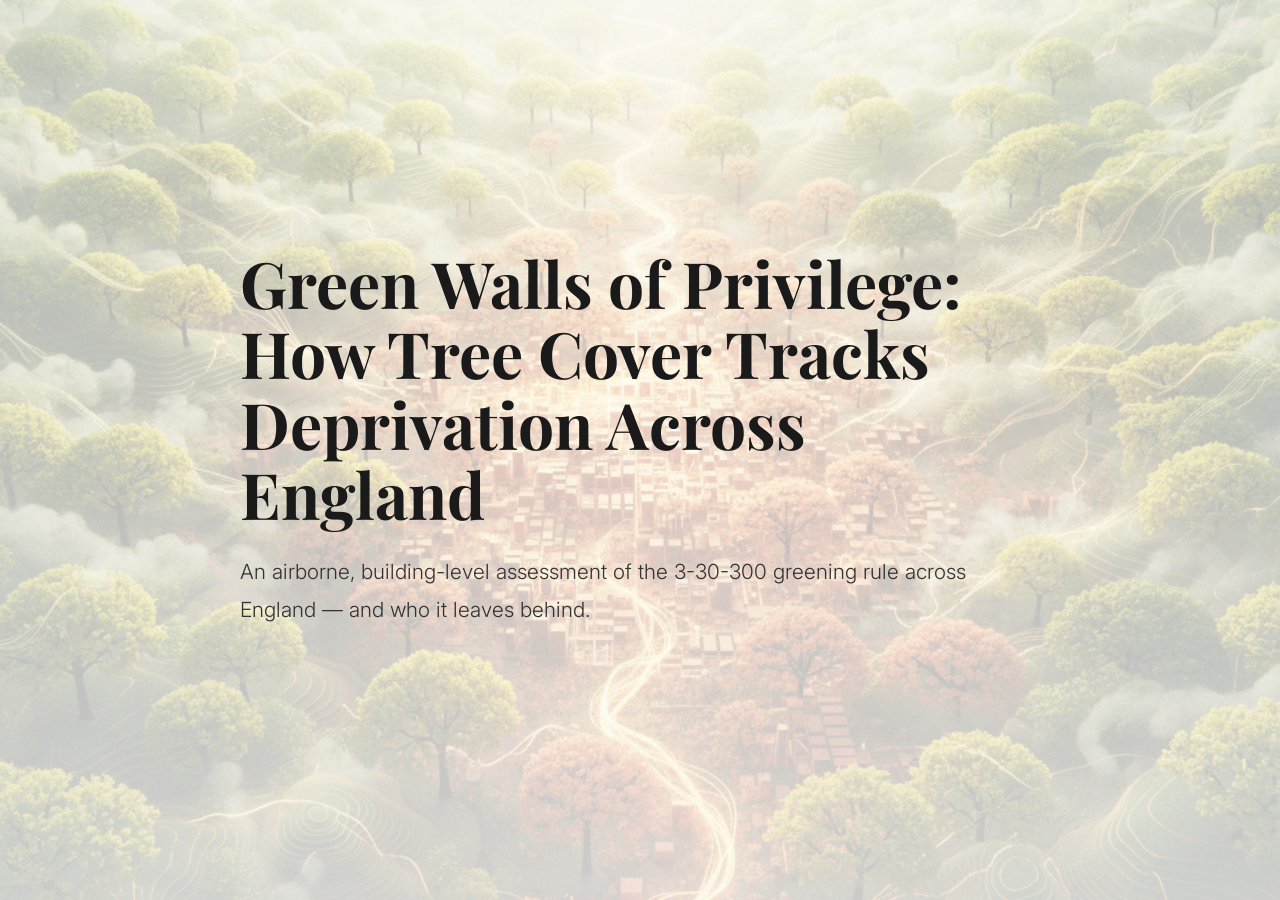
<file: storyboards/andres/index.html>
<!DOCTYPE html>
<html lang="en">

<head>
    <meta charset="UTF-8">
    <meta name="viewport" content="width=device-width, initial-scale=1.0">
    <title>Socioeconomic Stratification of Urban Nature in England</title>
    <link rel="preconnect" href="https://fonts.googleapis.com">
    <link rel="preconnect" href="https://fonts.gstatic.com" crossorigin>
    <link href="https://fonts.googleapis.com/css2?family=Inter:wght@300;400;600;800&family=Playfair+Display:ital,wght@0,400;0,700;1,400&display=swap" rel="stylesheet">
    <link rel="stylesheet" href="style.css">
</head>

<body>
    <main class="story-container">
        <section class="scroll-section" id="section-0" data-theme="title">
            <div class="content-wrapper">
                <h1 class="animate-text" style="font-size: 4rem; line-height: 1.1;">Green Walls of Privilege: How Tree Cover Tracks Deprivation Across England</h1>
                <p class="animate-text delay-1 title-subtitle">An airborne, building-level assessment of the 3-30-300 greening rule across England — and who it leaves behind.</p>
            </div>
            <div class="background-element title-bg has-cover" style="background-image: linear-gradient(var(--title-overlay-from), var(--title-overlay-to)), url('cover.png'); background-size: cover; background-position: center;"></div>
        </section>
        <section class="scroll-section" id="section-1" data-theme="neutral">
            <div class="content-wrapper quote-layout">
                <blockquote class="pull-quote animate-text">Every resident should see at least 3 trees from home, live in a neighbourhood with 30% canopy cover, and be within 300 metres of a public park.</blockquote>
                <p class="pull-attribution animate-text delay-1">The 3-30-300 rule — adopted from Singapore to New York, yet never tested at national scale</p>
            </div>
            <div class="background-element"></div>
        </section>
        <section class="scroll-section" id="section-2" data-theme="neutral">
            <div class="content-wrapper split-layout">
                <div class="text-content">
                    <h2 class="animate-text">The same country looks green or grey — depending on the metric</h2>
                    <p class="animate-text delay-1">Cities still lack standardised, high-resolution ways to measure who actually benefits from green infrastructure. The stakes are concrete: view England's trees per person and the rural North looks greenest; switch to trees per km² and the dense, affluent South East pulls ahead, with many areas exceeding 3,000 trees per km². The metric you pick changes where greening looks most needed.</p>
                    <div class="key-insight animate-text delay-2">Per capita and absolute density invert the map — a contradiction that coarse, inconsistent indicators routinely hide.</div>
                </div>
                <div class="image-content animate-text delay-3">
                    <img src="figure1.png" alt="Choropleth maps of England showing trees per person versus trees per square kilometre, which produce opposite patterns." class="content-image">
                </div>
            </div>
            <div class="background-element"></div>
        </section>
        <section class="scroll-section" id="section-3" data-theme="tech">
            <div class="content-wrapper impact-section">
                <h2 class="animate-text">One framework, national scale</h2>
                <p class="animate-text delay-1" style="max-width: 700px; margin-left: auto; margin-right: auto;">We built the first open-source, national, building-level assessment of the 3-30-300 rule — pairing open LiDAR with high-performance computing (Apache Sedona and Google Earth Engine) to measure tree proximity, canopy availability and park accessibility for every building in England.</p>
                <div class="stats-grid animate-text delay-2">
                    <div class="stat-item">
                        <span class="stat-number">~190M</span>
                        <span class="stat-label">Trees segmented from LiDAR</span>
                    </div>
                    <div class="stat-item">
                        <span class="stat-number">28.9M</span>
                        <span class="stat-label">Buildings assessed</span>
                    </div>
                    <div class="stat-item">
                        <span class="stat-number">32,742</span>
                        <span class="stat-label">Neighbourhoods (LSOAs)</span>
                    </div>
                    <div class="stat-item">
                        <span class="stat-number">3.9M</span>
                        <span class="stat-label">Road segments for walk routing</span>
                    </div>
                </div>
            </div>
            <div class="background-element"></div>
        </section>
        <section class="scroll-section" id="section-4" data-theme="data">
            <div class="content-wrapper stacked-layout">
                <div class="image-content animate-text">
                    <img src="figure2.png" alt="Bar chart of the population in each English region meeting each component of the 3-30-300 rule." class="content-plot">
                </div>
                <div class="text-content animate-text delay-1">
                    <h2>Trees yes, canopy and parks no</h2>
                    <p>Only 0.1% of urban neighbourhoods satisfy the full 3-30-300 rule. The '3' is the easy win — in London almost 40% of 8.2 million residents live within 25 m of at least three trees. But the 30% canopy target is the great national deficit, met by only a minority of people in every region, and park access trails the tree rule. Put all three together and the system nearly collapses.</p>
                </div>
            </div>
            <div class="background-element"></div>
        </section>
        <section class="scroll-section" id="section-5" data-theme="neutral">
            <div class="content-wrapper split-layout">
                <div class="text-content">
                    <h2 class="animate-text">A green gap that tracks wealth</h2>
                    <p class="animate-text delay-1">Break each metric down by deprivation decile and a systematic pattern appears. In every region, from the North West to London, the least-deprived neighbourhoods have more trees nearby and higher canopy cover than the most-deprived. Ambient greenness — the street trees and garden canopy that surround a home — is consistently skewed toward wealthier communities.</p>
                    <div class="key-insight animate-text delay-2">Canopy cover and tree proximity rise with affluence in every single region of England.</div>
                </div>
                <div class="image-content animate-text delay-3">
                    <img src="figure3.png" alt="Boxplots of tree count, canopy cover, park distance and water distance across deprivation deciles, grouped by region." class="content-plot">
                </div>
            </div>
            <div class="background-element"></div>
        </section>
        <section class="scroll-section" id="section-6" data-theme="alert">
            <div class="content-wrapper split-layout reverse">
                <div class="image-content animate-text delay-1">
                    <img src="figure4.png" alt="Maps of average canopy cover and a bivariate Gini map of environmental inequality across England." class="content-image">
                </div>
                <div class="text-content">
                    <h2 class="animate-text">Parks flip the script — and leafy regions hide the sharpest divides</h2>
                    <p class="animate-text delay-2">Park access runs the other way: the most-deprived, densest urban cores are often closer to a public park than affluent suburbs, a reverse green gap. Yet the greenest places conceal the worst inequality — a Gini analysis flags Inner London, Birmingham and Manchester as hotspots of unequal access to both nearby trees and parks.</p>
                    
                </div>
            </div>
            <div class="background-element"></div>
        </section>
        <section class="scroll-section" id="section-7" data-theme="insight">
            <div class="content-wrapper">
                <h2 class="animate-text">Green access is a new axis of inequality</h2>
                <p class="animate-text delay-1">Treating proximity, canopy and park access as distinct dimensions reveals exposure profiles that a single greenness index like NDVI obscures — and that vary systematically with deprivation and urban form. Distance to a park says nothing about its quality, safety or usability; a canopy percentage ignores what those trees actually do. The real power of the 3-30-300 rule is diagnostic.</p>
                <div class="call-to-action animate-text delay-2">
                    <p>Policy must measure not just how much nature a city has, but who can actually use it.</p>
                </div>
            </div>
            <div class="background-element"></div>
        </section>
        <section class="scroll-section" id="section-8" data-theme="footer">
            <div class="content-wrapper">
                <h2 class="animate-text">Credits</h2>
                <div class="links-container animate-text delay-1">
                    <p><strong>Authors:</strong> Andrés Camilo Zúñiga-González, Anil Madhavapeddy, Ronita Bardhan</p>
                    <p>Department of Architecture & Department of Computer Science and Technology, University of Cambridge</p>
                    <a href="https://doi.org/10.5281/zenodo.16911970" class="btn-link" target="_blank">Read Original Publication</a>
                </div>
            </div>
            <div class="background-element"></div>
        </section>
    </main>

    <script src="script.js"></script>
</body>

</html>
</file>
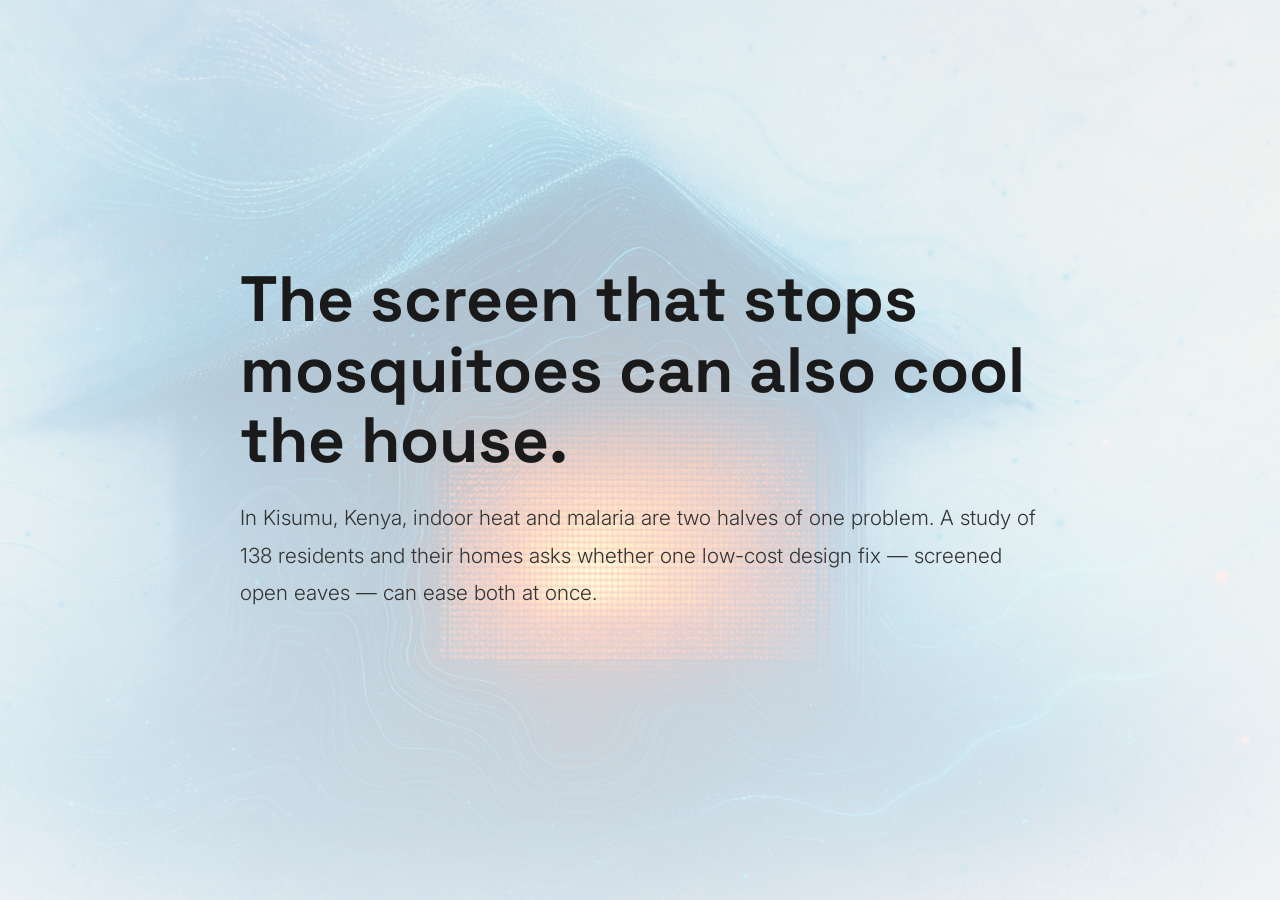
<file: storyboards/flora_kenya/index.html>
<!DOCTYPE html>
<html lang="en">

<head>
    <meta charset="UTF-8">
    <meta name="viewport" content="width=device-width, initial-scale=1.0">
    <title>Screened Eaves — Cooling Homes and Stopping Malaria in Kenya</title>
    <link rel="preconnect" href="https://fonts.googleapis.com">
    <link rel="preconnect" href="https://fonts.gstatic.com" crossorigin>
    <link href="https://fonts.googleapis.com/css2?family=Inter:wght@300;400;600;800&family=Space+Grotesk:wght@400;500;700&display=swap" rel="stylesheet">
    <link rel="stylesheet" href="style.css">
</head>

<body>
    <main class="story-container">
        <section class="scroll-section" id="section-0" data-theme="title">
            <div class="content-wrapper">
                <h1 class="animate-text" style="font-size: 4rem; line-height: 1.1;">The screen that stops mosquitoes can also cool the house.</h1>
                <p class="animate-text delay-1 title-subtitle">In Kisumu, Kenya, indoor heat and malaria are two halves of one problem. A study of 138 residents and their homes asks whether one low-cost design fix — screened open eaves — can ease both at once.</p>
            </div>
            <div class="background-element title-bg has-cover" style="background-image: linear-gradient(var(--title-overlay-from), var(--title-overlay-to)), url('cover.png'); background-size: cover; background-position: center;"></div>
        </section>
        <section class="scroll-section" id="section-1" data-theme="warm">
            <div class="content-wrapper split-layout">
                <div class="text-content">
                    <h2 class="animate-text">Two threats, one room</h2>
                    <p class="animate-text delay-1">Across the Global South, a warming climate is escalating extreme heat and the spread of vector-borne disease together. Roughly 75% of Kenya's population — about 43.6 million people — is vulnerable to malaria, with prevalence in the Lake-endemic zone around Kisumu reaching 27%. And the two threats feed each other: mosquitoes home in on the heat signatures and body odor that hot, crowded rooms intensify.</p>
                    <div class="key-insight animate-text delay-2">Warmer air doesn't just make homes uncomfortable — it makes the people inside them easier for mosquitoes to find.</div>
                </div>
                <div class="image-content animate-text delay-3">
                    <img src="figure2.png" alt="Map locating the study area in Kisumu, Kenya, within Africa, with satellite imagery." class="content-image">
                </div>
            </div>
            <div class="background-element"></div>
        </section>
        <section class="scroll-section" id="section-2" data-theme="neutral">
            <div class="content-wrapper split-layout reverse">
                <div class="image-content animate-text delay-1">
                    <img src="figure4.png" alt="Thermal infrared images of a home's bedroom, kitchen, and living room surface temperatures." class="content-image">
                </div>
                <div class="text-content">
                    <h2 class="animate-text">A design caught in a bind</h2>
                    <p class="animate-text delay-2">The instinctive defense against mosquitoes is to seal the house — close the eaves, shut the windows. But that traps heat and cooking smoke indoors. Open it up for ventilation and the insects come in. Traditional homes are stuck choosing which risk to live with, and the people most exposed are those in overcrowded, poorly ventilated rooms.</p>
                    
                </div>
            </div>
            <div class="background-element"></div>
        </section>
        <section class="scroll-section" id="section-3" data-theme="tech">
            <div class="content-wrapper split-layout">
                <div class="text-content">
                    <h2 class="animate-text">Measuring a coupled risk</h2>
                    <p class="animate-text delay-1">The team built a coupled health-risk framework aligned with the IPCC's structure of exposure, vulnerability, and hazard — applied to both indoor overheating and malaria at once. It fuses three evidence streams: on-site field measurements, computational fluid dynamics simulations of airflow, and questionnaire surveys of 138 residents across thirty rural homes, in their original designs and modified forms.</p>
                    
                </div>
                <div class="image-content animate-text delay-3">
                    <img src="figure5.png" alt="Coupled health risk assessment framework combining CFD simulation, field measurement, and survey." class="content-image">
                </div>
            </div>
            <div class="background-element"></div>
        </section>
        <section class="scroll-section" id="section-4" data-theme="data">
            <div class="content-wrapper impact-section">
                <h2 class="animate-text">Inside the homes</h2>
                <p class="animate-text delay-1" style="max-width: 700px; margin-left: auto; margin-right: auto;">Measured and simulated indoor conditions show how widespread the heat burden already is — and how much a simple opening can shave off.</p>
                <div class="stats-grid animate-text delay-2">
                    <div class="stat-item caution">
                        <span class="stat-number">70%</span>
                        <span class="stat-label">Of indoor air exceeds 30 °C across the studied homes</span>
                    </div>
                    <div class="stat-item extreme">
                        <span class="stat-number">10%</span>
                        <span class="stat-label">Of indoor air exceeds 35 °C; over 10% of homes face extreme heat stress</span>
                    </div>
                    <div class="stat-item cool">
                        <span class="stat-number">4–15%</span>
                        <span class="stat-label">Reduction in indoor overheating from open eaves and windows vs. closed</span>
                    </div>
                    <div class="stat-item">
                        <span class="stat-number">138</span>
                        <span class="stat-label">Residents surveyed across thirty rural homes in Kisumu</span>
                    </div>
                </div>
            </div>
            <div class="background-element"></div>
        </section>
        <section class="scroll-section" id="section-5" data-theme="neutral">
            <div class="content-wrapper split-layout">
                <div class="text-content">
                    <h2 class="animate-text">Cooking turns up the heat</h2>
                    <p class="animate-text delay-1">Where people cook indoors, air temperature spikes — in the highest-risk homes, much of the room's air volume climbs past 35 °C during cooking. Overcrowding, indoor cooking, and poor ventilation compound to raise both exposure and vulnerability, concentrating the worst conditions in the same households least able to adapt.</p>
                    <div class="key-insight animate-text delay-2">The hazard isn't evenly spread — it clusters in the homes where heat, smoke, and mosquito exposure already overlap.</div>
                </div>
                <div class="image-content animate-text delay-3">
                    <img src="figure7.png" alt="Air temperature distribution while cooking in high-risk homes, with extreme-risk homes exceeding 35 degrees C." class="content-plot">
                </div>
            </div>
            <div class="background-element"></div>
        </section>
        <section class="scroll-section" id="section-6" data-theme="data">
            <div class="content-wrapper">
                <h2 class="animate-text" style="text-align: center;">Three levers, three trade-offs</h2>
                <p class="animate-text delay-1" style="text-align: center; max-width: 700px; margin-left: auto; margin-right: auto;">No single opening solves both problems. The intervention has to be read against how each building feature shifts heat, airflow, and insect entry together.</p>
                <div class="comparison-columns animate-text delay-2">
                    <div class="comparison-column cool">
                        <h3>Open eaves</h3>
                        <p>Roof-level openings promote airflow and pull heat out — cooling the room with little downside on their own.</p>
                    </div>
                    <div class="comparison-column caution">
                        <h3>Windows</h3>
                        <p>Conflicting effects: they help vent heat, but also widen the path for mosquitoes to get in.</p>
                    </div>
                    <div class="comparison-column warm">
                        <h3>Screened eaves</h3>
                        <p>Open eaves fitted with screens cut the bi-fold risk of heat and malaria — but can raise indoor air pollution if window schedules and door design aren't planned around them.</p>
                    </div>
                </div>
            </div>
            <div class="background-element"></div>
        </section>
        <section class="scroll-section" id="section-7" data-theme="insight">
            <div class="content-wrapper">
                <h2 class="animate-text">Right fix, designed in context</h2>
                <p class="animate-text delay-1">Screened open eaves are a genuinely low-cost way to ease two coupled climate-health risks at once — but only when the rest of the home is designed around them. Window-opening schedules, door design, and cooking arrangements all decide whether the intervention helps or quietly trades one hazard for another. The lesson is that adaptation in vulnerable neighborhoods has to be coupled, not piecemeal.</p>
                <div class="call-to-action animate-text delay-2">
                    <p>Design eaves, windows, doors, and daily routines together — so cooling the home doesn't reopen the door to malaria or smoke.</p>
                </div>
            </div>
            <div class="background-element"></div>
        </section>
        <section class="scroll-section" id="section-8" data-theme="footer">
            <div class="content-wrapper">
                <h2 class="animate-text">Credits</h2>
                <div class="links-container animate-text delay-1">
                    <p><strong>Authors:</strong> Haiwei Li, Haimavati Raman, Bernard Abong'o, Teresa Bange, Yongling Zhao, Carol Brayne & Ronita Bardhan</p>
                    <p>University of Cambridge · Kenya Medical Research Institute (Kisumu) · ETH Zürich. Published in Environmental Research: Health 3 (2025) 035004.</p>
                    <a href="https://doi.org/10.1088/2752-5309/adedab" class="btn-link" target="_blank">Read Original Publication</a>
                </div>
            </div>
            <div class="background-element"></div>
        </section>
    </main>

    <script src="script.js"></script>
</body>

</html>
</file>
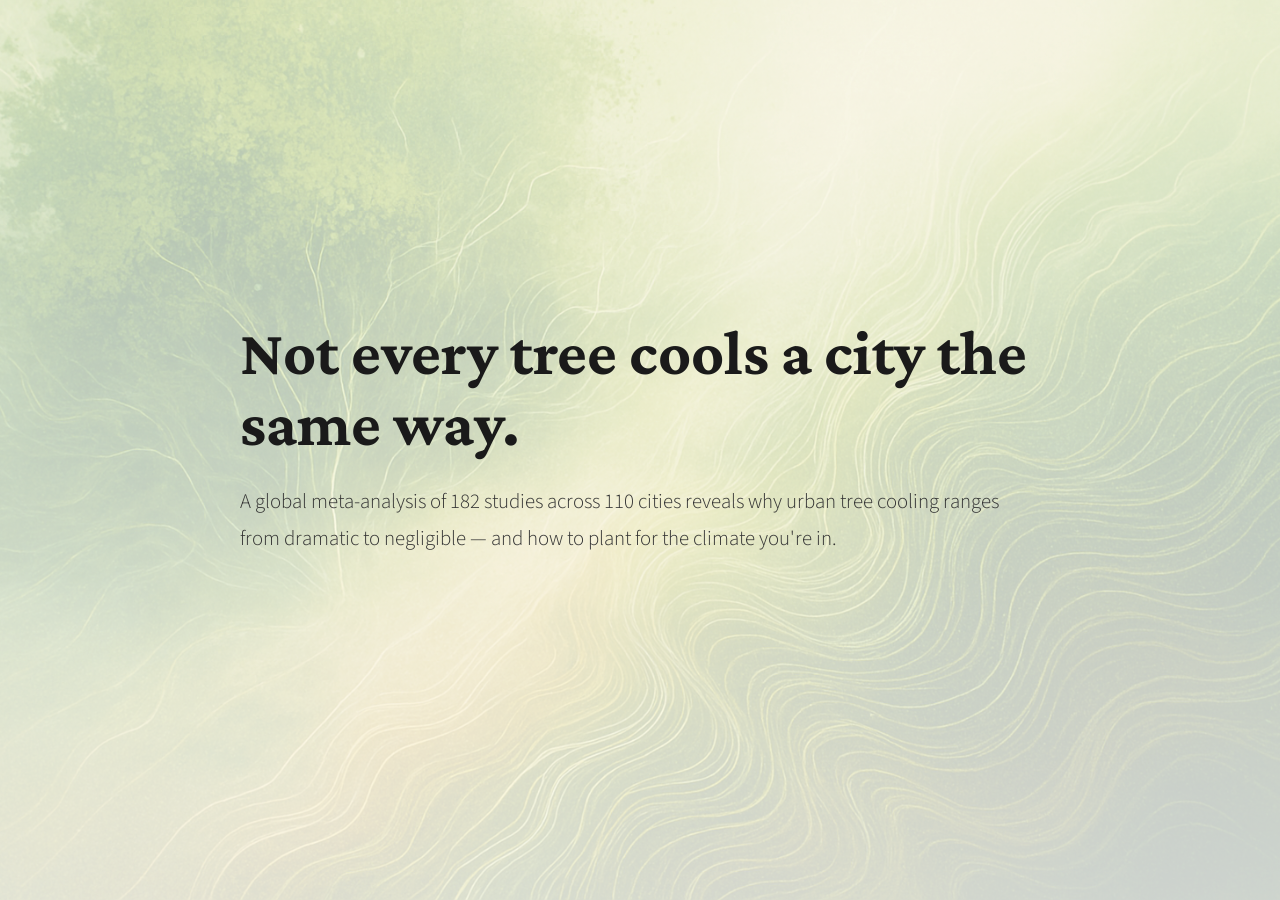
<file: storyboards/flora_tree_light/index.html>
<!DOCTYPE html>
<html lang="en">

<head>
    <meta charset="UTF-8">
    <meta name="viewport" content="width=device-width, initial-scale=1.0">
    <title>The Right Tree, the Right Place — Cooling Cities with Urban Trees</title>
    <link rel="preconnect" href="https://fonts.googleapis.com">
    <link rel="preconnect" href="https://fonts.gstatic.com" crossorigin>
    <link href="https://fonts.googleapis.com/css2?family=Crimson+Pro:wght@400;600;700&family=Source+Sans+3:wght@300;400;600&display=swap" rel="stylesheet">
    <link rel="stylesheet" href="style.css">
</head>

<body>
    <main class="story-container">
        <section class="scroll-section" id="section-0" data-theme="title">
            <div class="content-wrapper">
                <h1 class="animate-text" style="font-size: 4rem; line-height: 1.1;">Not every tree cools a city the same way.</h1>
                <p class="animate-text delay-1 title-subtitle">A global meta-analysis of 182 studies across 110 cities reveals why urban tree cooling ranges from dramatic to negligible — and how to plant for the climate you're in.</p>
            </div>
            <div class="background-element title-bg has-cover" style="background-image: linear-gradient(var(--title-overlay-from), var(--title-overlay-to)), url('cover.png'); background-size: cover; background-position: center;"></div>
        </section>
        <section class="scroll-section" id="section-1" data-theme="warm">
            <div class="content-wrapper split-layout">
                <div class="text-content">
                    <h2 class="animate-text">Record summers are now the norm.</h2>
                    <p class="animate-text delay-1">Human-driven climate change has made heatwaves longer, hotter, and more frequent, intensifying the urban heat island that makes cities warmer than the land around them. In response, planners reach for the obvious remedy: plant more trees. New York, Paris, and Shanghai have each launched One Million Tree campaigns.</p>
                    <div class="key-insight animate-text delay-2">Trees are widely treated as the ultimate panacea for urban heat — but the evidence says it's not that simple.</div>
                </div>
                <div class="image-content animate-text delay-3">
                    <img src="figure1.png" alt="Schematic of urban trees moderating urban heat island warming." class="content-image">
                </div>
            </div>
            <div class="background-element"></div>
        </section>
        <section class="scroll-section" id="section-2" data-theme="neutral">
            <div class="content-wrapper quote-layout">
                <blockquote class="pull-quote animate-text">Their cooling efficacy varies globally and is influenced by three primary factors: tree traits, urban morphology, and climate conditions.</blockquote>
                <p class="pull-attribution animate-text delay-1">Li et al., Communications Earth & Environment (2024)</p>
            </div>
            <div class="background-element"></div>
        </section>
        <section class="scroll-section" id="section-3" data-theme="tech">
            <div class="content-wrapper split-layout reverse">
                <div class="image-content animate-text delay-1">
                    <img src="figure2.png" alt="World map of the geographic distribution of urban tree heat mitigation studies." class="content-plot">
                </div>
                <div class="text-content">
                    <h2 class="animate-text">One global evidence base</h2>
                    <p class="animate-text delay-2">Following PRISMA guidelines, the authors meta-analyzed 182 peer-reviewed studies published since 2010, spanning 17 climate zones across 110 cities and regions in 32 countries. Most measure pedestrian-level air temperature — the metric appearing in over 70% of studies — at the micro and local scales where people actually feel heat.</p>
                    
                </div>
            </div>
            <div class="background-element"></div>
        </section>
        <section class="scroll-section" id="section-4" data-theme="data">
            <div class="content-wrapper impact-section">
                <h2 class="animate-text">What trees can do</h2>
                <p class="animate-text delay-1" style="max-width: 700px; margin-left: auto; margin-right: auto;">Across the analyzed cities, well-placed trees push peak heat down hard — but the ceiling and the failure cases both matter.</p>
                <div class="stats-grid animate-text delay-2">
                    <div class="stat-item cool">
                        <span class="stat-number">12 °C</span>
                        <span class="stat-label">Maximum pedestrian-level cooling, via radiation blockage and transpiration</span>
                    </div>
                    <div class="stat-item cool">
                        <span class="stat-number">83%</span>
                        <span class="stat-label">Of cities brought below a 26 °C peak monthly temperature with trees</span>
                    </div>
                    <div class="stat-item">
                        <span class="stat-number">5.7 °C</span>
                        <span class="stat-label">Highest cooling potential, reached in continental climates</span>
                    </div>
                    <div class="stat-item caution">
                        <span class="stat-number">−8 to +4 °C</span>
                        <span class="stat-label">Range of thermal-comfort (PET) change — trees can also warm at night</span>
                    </div>
                </div>
            </div>
            <div class="background-element"></div>
        </section>
        <section class="scroll-section" id="section-5" data-theme="neutral">
            <div class="content-wrapper split-layout">
                <div class="text-content">
                    <h2 class="animate-text">Climate sets the ceiling</h2>
                    <p class="animate-text delay-1">Cooling efficacy swings with background climate and time of day. In humid tropical cities, the maximum daytime cooling can exceed dry-tropical cities by 2.12 °C, while in temperate zones that humid-versus-dry gap nearly vanishes. Nighttime is where trees can backfire — dense canopies trapping longwave radiation occasionally warm humid continental streets after dark.</p>
                    <div class="key-insight animate-text delay-2">Tree traits, urban morphology, and background climate are highly interconnected — none can be optimized in isolation.</div>
                </div>
                <div class="image-content animate-text delay-3">
                    <img src="figure3.png" alt="Diurnal variation of tree cooling efficacy across tropical, arid, continental, and temperate climates." class="content-plot">
                </div>
            </div>
            <div class="background-element"></div>
        </section>
        <section class="scroll-section" id="section-6" data-theme="data">
            <div class="content-wrapper impact-section">
                <h2 class="animate-text">Open streets cool more</h2>
                <p class="animate-text delay-1" style="max-width: 700px; margin-left: auto; margin-right: auto;">Averaged across studies, open low-rise urban form (LCZ 4–6) lets trees deliver markedly more mean air-temperature cooling than compact built-up form (LCZ 1–3) — because a more visible sky gives canopies room to shade and ventilate. The effect is strongest in the tropics.</p>
                <div class="bar-chart animate-text delay-2" role="img" aria-label="Bar chart. Tropical 2.57 °C; Arid 2.14 °C; Continental 1.55 °C; Temperate 1.33 °C">
                    <div class="chart-bar cool" style="--bar-h: 51.4%" tabindex="0" aria-label="Tropical: 2.57 °C">
                        <div class="chart-bar-track"><div class="chart-bar-fill"><span class="chart-bar-value">2.57 °C</span></div></div>
                        <span class="chart-bar-label">Tropical</span>
                    </div>
                    <div class="chart-bar" style="--bar-h: 42.8%" tabindex="0" aria-label="Arid: 2.14 °C">
                        <div class="chart-bar-track"><div class="chart-bar-fill"><span class="chart-bar-value">2.14 °C</span></div></div>
                        <span class="chart-bar-label">Arid</span>
                    </div>
                    <div class="chart-bar" style="--bar-h: 31.0%" tabindex="0" aria-label="Continental: 1.55 °C">
                        <div class="chart-bar-track"><div class="chart-bar-fill"><span class="chart-bar-value">1.55 °C</span></div></div>
                        <span class="chart-bar-label">Continental</span>
                    </div>
                    <div class="chart-bar" style="--bar-h: 26.6%" tabindex="0" aria-label="Temperate: 1.33 °C">
                        <div class="chart-bar-track"><div class="chart-bar-fill"><span class="chart-bar-value">1.33 °C</span></div></div>
                        <span class="chart-bar-label">Temperate</span>
                    </div>
                </div>
                <p class="chart-provenance animate-text delay-3">Plotted from the paper&rsquo;s data table.</p>
            </div>
            <div class="background-element"></div>
        </section>
        <section class="scroll-section" id="section-7" data-theme="insight">
            <div class="content-wrapper">
                <h2 class="animate-text">Right tree, right place</h2>
                <p class="animate-text delay-1">There is no universal greening recipe. In tropical, temperate, and continental climates, mixing deciduous and evergreen trees in open urban form gives about 0.5 °C more cooling than a single-species approach. In arid climates, evergreens packed into compact form work best. Matching species and placement to local climate and built form — not just planting more — is what converts trees into reliable cooling.</p>
                <div class="call-to-action animate-text delay-2">
                    <p>Use context-specific greening guidelines to harness tree cooling in the face of global warming.</p>
                </div>
            </div>
            <div class="background-element"></div>
        </section>
        <section class="scroll-section" id="section-8" data-theme="footer">
            <div class="content-wrapper">
                <h2 class="animate-text">Credits</h2>
                <div class="links-container animate-text delay-1">
                    <p><strong>Authors:</strong> Haiwei Li, Yongling Zhao, Chenghao Wang, Diana Ürge-Vorsatz, Jan Carmeliet & Ronita Bardhan</p>
                    <p>University of Cambridge · ETH Zürich · University of Oklahoma · Central European University. Published in Communications Earth & Environment (2024).</p>
                    <a href="https://doi.org/10.1038/s43247-024-01908-4" class="btn-link" target="_blank">Read Original Publication</a>
                </div>
            </div>
            <div class="background-element"></div>
        </section>
    </main>

    <script src="script.js"></script>
</body>

</html>
</file>
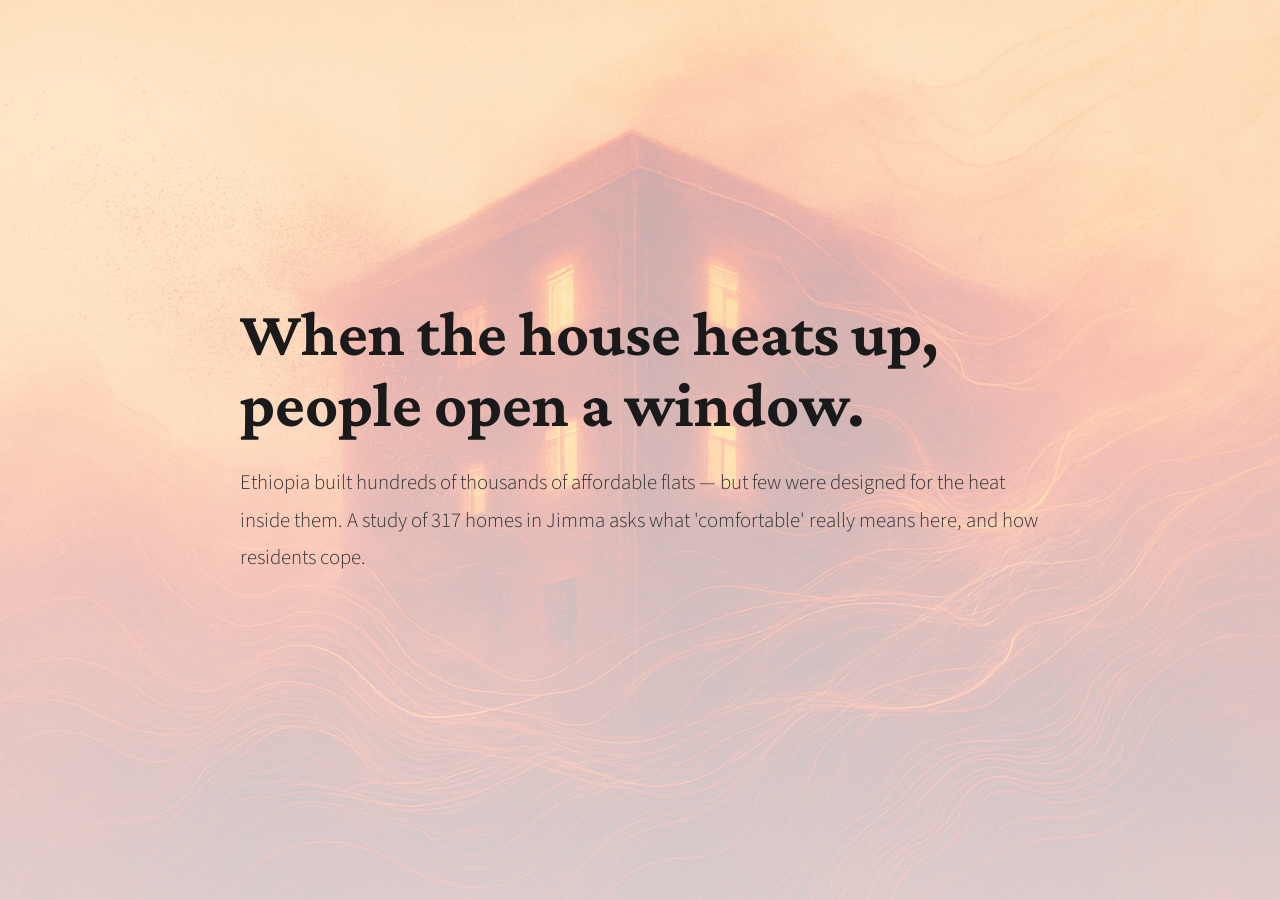
<file: storyboards/jiayu/index.html>
<!DOCTYPE html>
<html lang="en">

<head>
    <meta charset="UTF-8">
    <meta name="viewport" content="width=device-width, initial-scale=1.0">
    <title>When the House Heats Up — Comfort and Adaptation in Ethiopian Social Housing</title>
    <link rel="preconnect" href="https://fonts.googleapis.com">
    <link rel="preconnect" href="https://fonts.gstatic.com" crossorigin>
    <link href="https://fonts.googleapis.com/css2?family=Crimson+Pro:wght@400;600;700&family=Source+Sans+3:wght@300;400;600&display=swap" rel="stylesheet">
    <link rel="stylesheet" href="style.css">
</head>

<body>
    <main class="story-container">
        <section class="scroll-section" id="section-0" data-theme="title">
            <div class="content-wrapper">
                <h1 class="animate-text" style="font-size: 4rem; line-height: 1.1;">When the house heats up, people open a window.</h1>
                <p class="animate-text delay-1 title-subtitle">Ethiopia built hundreds of thousands of affordable flats — but few were designed for the heat inside them. A study of 317 homes in Jimma asks what 'comfortable' really means here, and how residents cope.</p>
            </div>
            <div class="background-element title-bg has-cover" style="background-image: linear-gradient(var(--title-overlay-from), var(--title-overlay-to)), url('cover.png'); background-size: cover; background-position: center;"></div>
        </section>
        <section class="scroll-section" id="section-1" data-theme="warm">
            <div class="content-wrapper split-layout">
                <div class="text-content">
                    <h2 class="animate-text">Comfort was an afterthought</h2>
                    <p class="animate-text delay-1">Climate change is pushing indoor temperatures up, and the discomfort lands hardest in low-income housing. Since 2005, Ethiopia's Integrated Housing Development Program has delivered vast numbers of low-cost units at speed — but thermal comfort was rarely part of how they were designed or built.</p>
                    <div class="key-insight animate-text delay-2">The same standardized blocks that solved a housing shortage left occupants to manage the heat on their own.</div>
                </div>
                <div class="image-content animate-text delay-3">
                    <img src="figure3.png" alt="Location map of Jimma city and the studied IHDP housing sites." class="content-plot">
                </div>
            </div>
            <div class="background-element"></div>
        </section>
        <section class="scroll-section" id="section-2" data-theme="neutral">
            <div class="content-wrapper quote-layout">
                <blockquote class="pull-quote animate-text">Limited attention has been given to thermal comfort in the design and construction of those affordable housing units.</blockquote>
                <p class="pull-attribution animate-text delay-1">Asres et al., Energy & Buildings (2026)</p>
            </div>
            <div class="background-element"></div>
        </section>
        <section class="scroll-section" id="section-3" data-theme="tech">
            <div class="content-wrapper split-layout reverse">
                <div class="image-content animate-text delay-1">
                    <img src="figure4.png" alt="Description of the survey respondents across the studied IHDP houses." class="content-plot">
                </div>
                <div class="text-content">
                    <h2 class="animate-text">Measuring comfort where people live</h2>
                    <p class="animate-text delay-2">Across the dry and wet seasons of 2023, the team monitored indoor environments with sensors and ran structured surveys in 317 IHDP houses in Jimma, drawn from a population of 1,520 households. They paired an adaptive comfort model with binary logistic regression to link how rooms feel to what residents actually do about it.</p>
                    
                </div>
            </div>
            <div class="background-element"></div>
        </section>
        <section class="scroll-section" id="section-4" data-theme="data">
            <div class="content-wrapper impact-section">
                <h2 class="animate-text">What the homes told us</h2>
                <p class="animate-text delay-1" style="max-width: 700px; margin-left: auto; margin-right: auto;">A local comfort temperature, and a behavior that switches on sharply once it's crossed.</p>
                <div class="stats-grid animate-text delay-2">
                    <div class="stat-item warm">
                        <span class="stat-number">25.1 °C</span>
                        <span class="stat-label">Adjusted local comfort temperature for these homes</span>
                    </div>
                    <div class="stat-item cool">
                        <span class="stat-number">< 50%</span>
                        <span class="stat-label">Chance a window is open below the comfort threshold</span>
                    </div>
                    <div class="stat-item caution">
                        <span class="stat-number">> 90%</span>
                        <span class="stat-label">Chance a window is open once it passes 30 °C</span>
                    </div>
                    <div class="stat-item">
                        <span class="stat-number">317</span>
                        <span class="stat-label">IHDP homes monitored across dry and wet seasons</span>
                    </div>
                </div>
            </div>
            <div class="background-element"></div>
        </section>
        <section class="scroll-section" id="section-5" data-theme="neutral">
            <div class="content-wrapper split-layout">
                <div class="text-content">
                    <h2 class="animate-text">A switch, not a dial</h2>
                    <p class="animate-text delay-1">Window opening doesn't ramp up gently with heat — it flips. Below the comfort temperature, residents mostly keep windows shut; above 30 °C, almost everyone opens them. Indoor and outdoor temperature are the strongest predictors of that choice, with the fitted model giving logit(Pw) = 0.448·Tin − 11.01 (n = 317, p < 0.001).</p>
                    <div class="key-insight animate-text delay-2">Window operability isn't a convenience here — it's the primary thermostat residents have.</div>
                </div>
                <div class="image-content animate-text delay-3">
                    <img src="figure12.png" alt="Logistic relationship between the probability of window opening and temperature." class="content-plot">
                </div>
            </div>
            <div class="background-element"></div>
        </section>
        <section class="scroll-section" id="section-6" data-theme="data">
            <div class="content-wrapper split-layout reverse">
                <div class="image-content animate-text delay-1">
                    <img src="figure7.png" alt="Widely used adaptive measures occupants take to keep indoor space cool." class="content-plot">
                </div>
                <div class="text-content">
                    <h2 class="animate-text">How residents keep cool</h2>
                    <p class="animate-text delay-2">Opening windows is the front line, but it sits within a wider repertoire of low-tech adaptations — adjusting clothing, shifting activities, and using what few appliances are available. Where these options are blocked by building design or cost, occupants are left exposed, and that constraint is itself a design failure.</p>
                    
                </div>
            </div>
            <div class="background-element"></div>
        </section>
        <section class="scroll-section" id="section-7" data-theme="insight">
            <div class="content-wrapper">
                <h2 class="animate-text">Design for the heat, not around it</h2>
                <p class="animate-text delay-1">Comfort in these homes is built on behavior the design never planned for. Treating window operability, orientation, and ventilation as first-class concerns — not afterthoughts — would let Ethiopia's next wave of high-rise affordable housing keep residents comfortable instead of leaving them to improvise.</p>
                <div class="call-to-action animate-text delay-2">
                    <p>Integrate thermal comfort and window operability into the design of massive high-rise residential housing developments.</p>
                </div>
            </div>
            <div class="background-element"></div>
        </section>
        <section class="scroll-section" id="section-8" data-theme="footer">
            <div class="content-wrapper">
                <h2 class="animate-text">Credits</h2>
                <div class="links-container animate-text delay-1">
                    <p><strong>Authors:</strong> Belsti Asres, Jiayu Pan, Ronita Bardhan & Esayas Alemayehu</p>
                    <p>Dilla University · University of Cambridge · Jimma University. Published in Energy & Buildings 360 (2026) 117375.</p>
                    <a href="https://doi.org/10.1016/j.enbuild.2026.117375" class="btn-link" target="_blank">Read Original Publication</a>
                </div>
            </div>
            <div class="background-element"></div>
        </section>
    </main>

    <script src="script.js"></script>
</body>

</html>
</file>
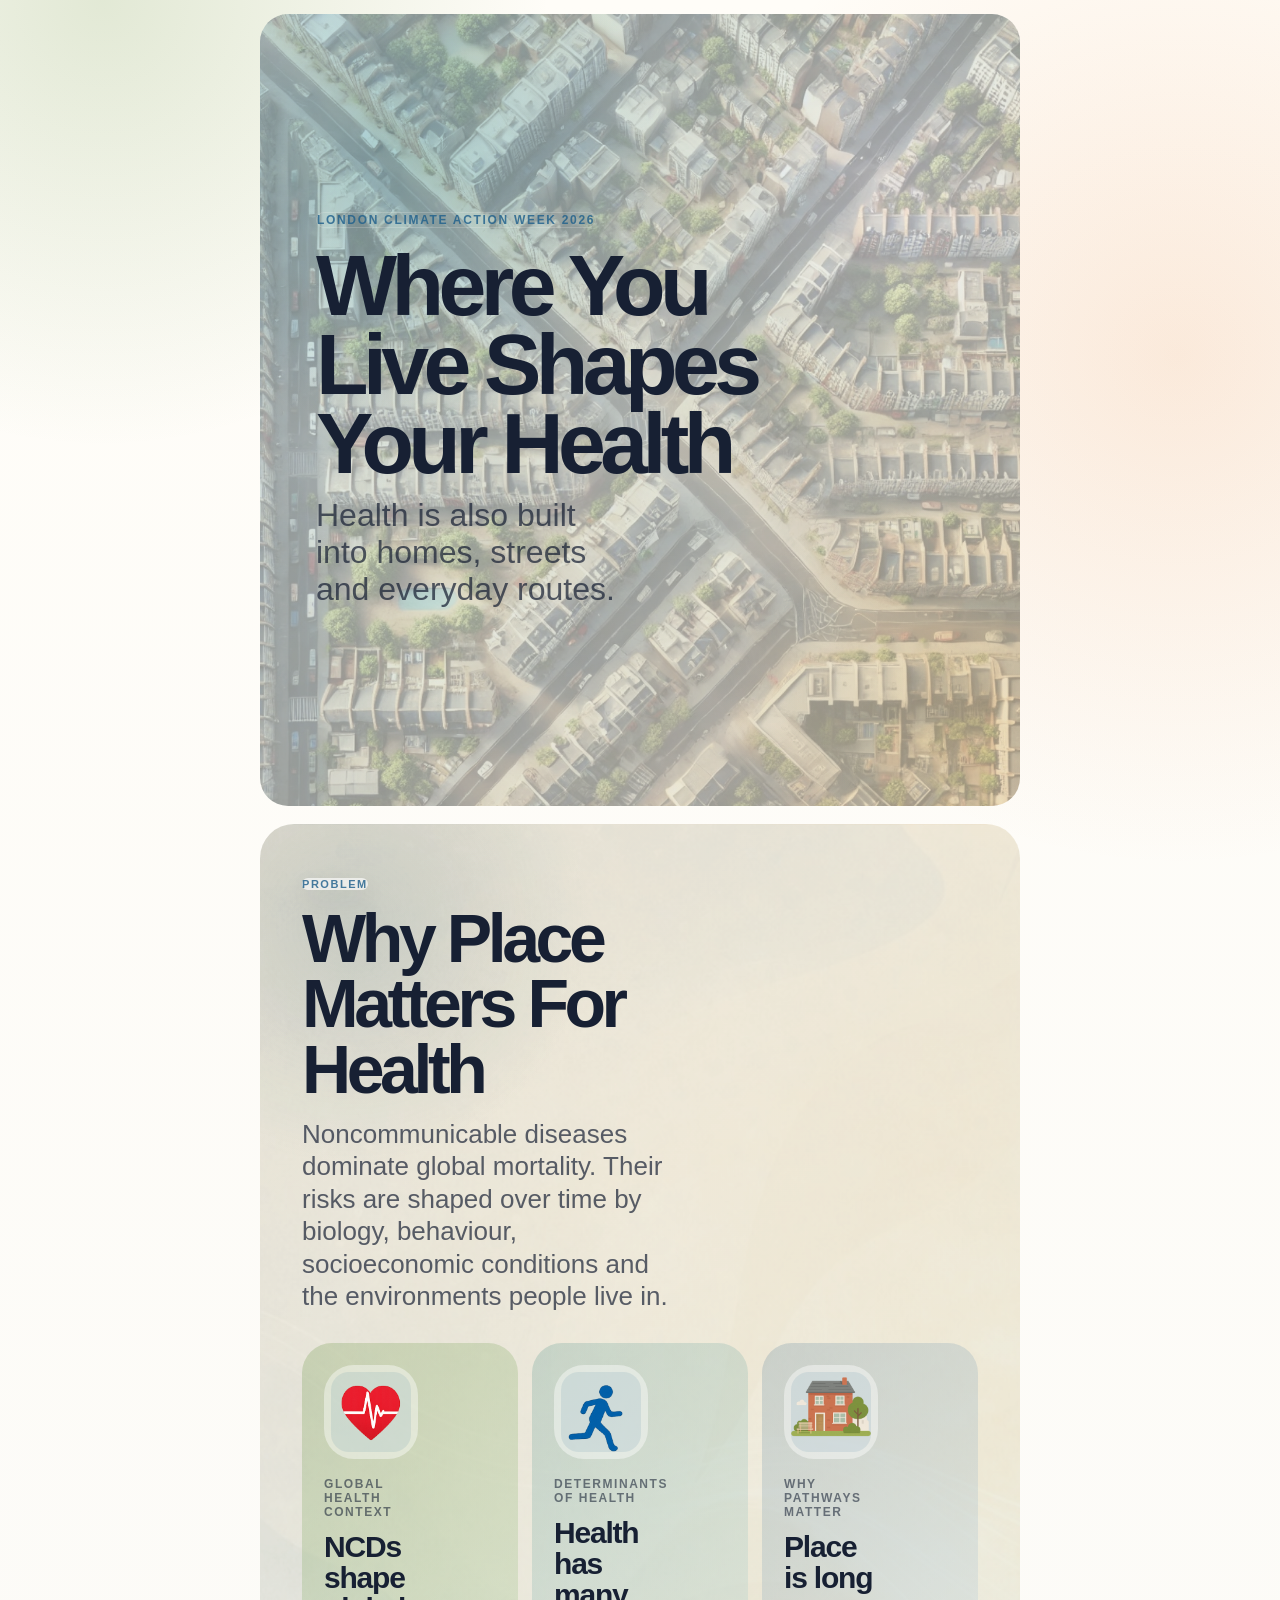
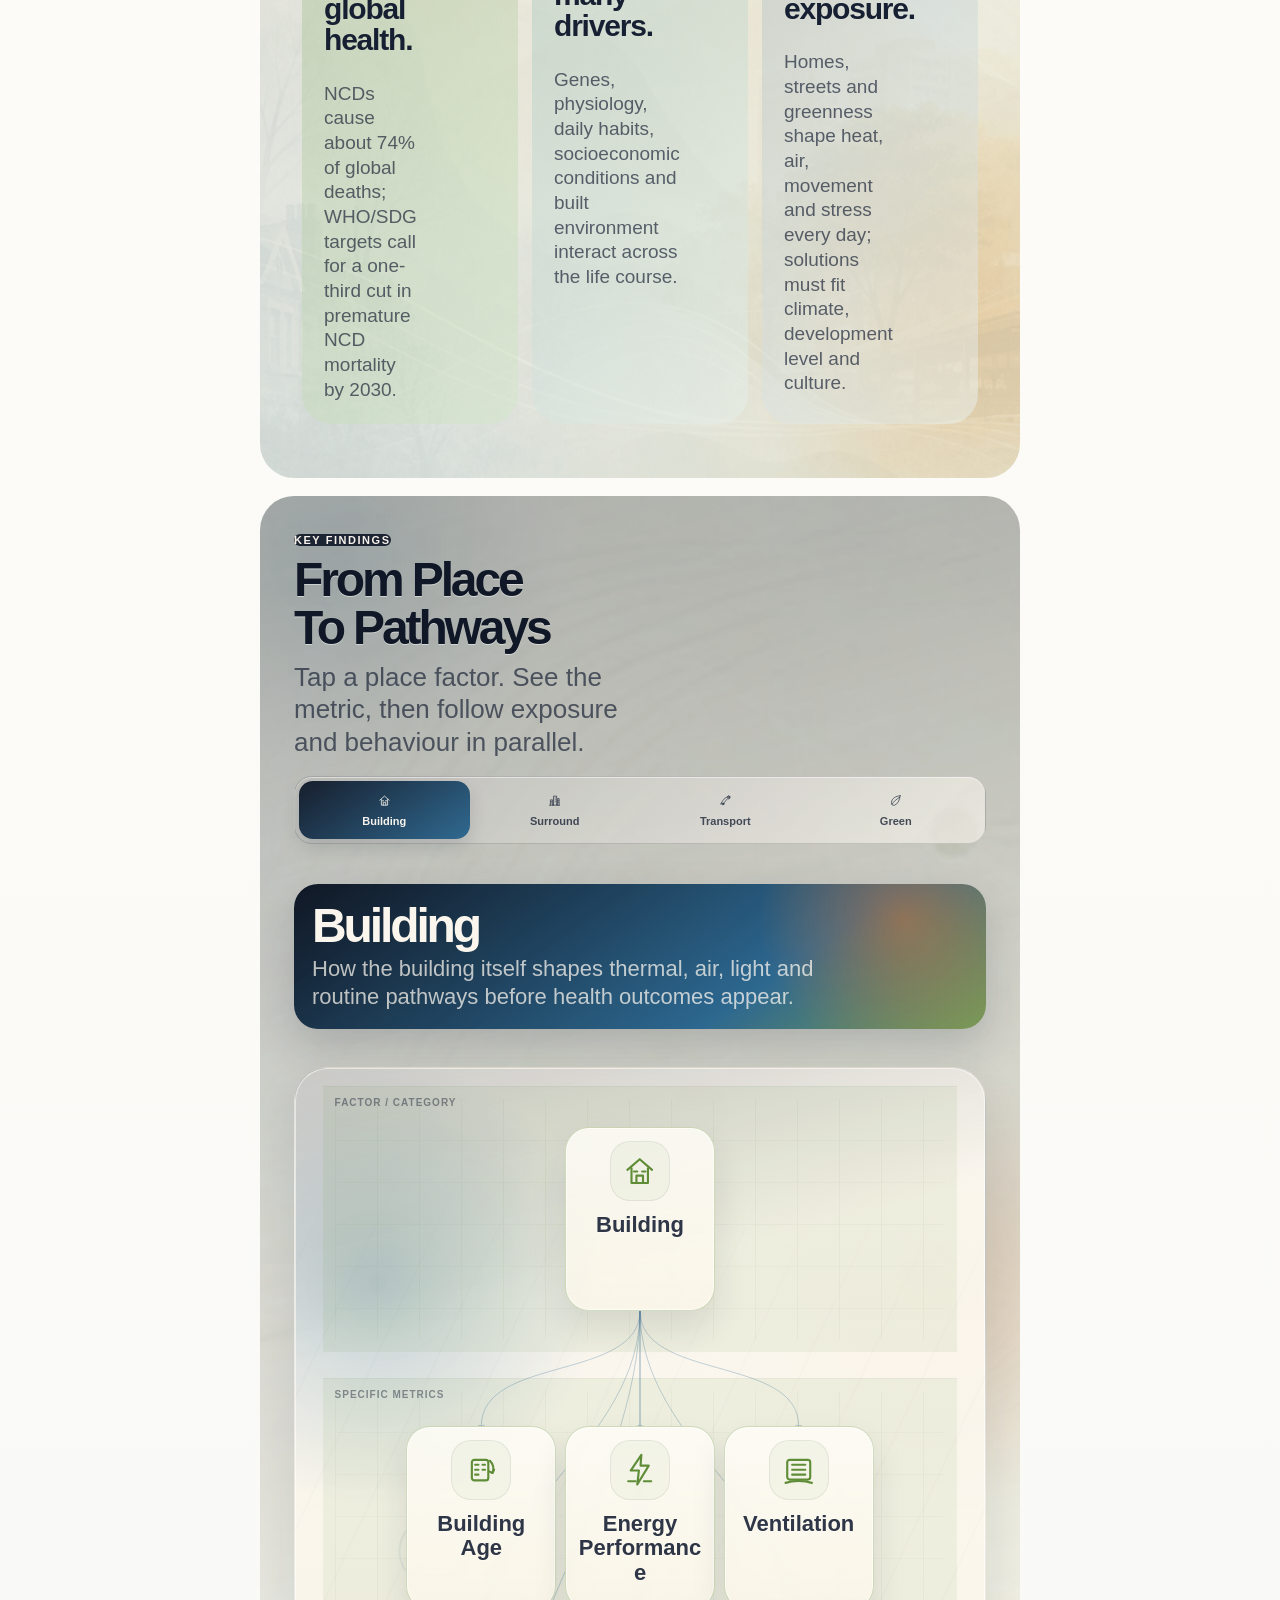
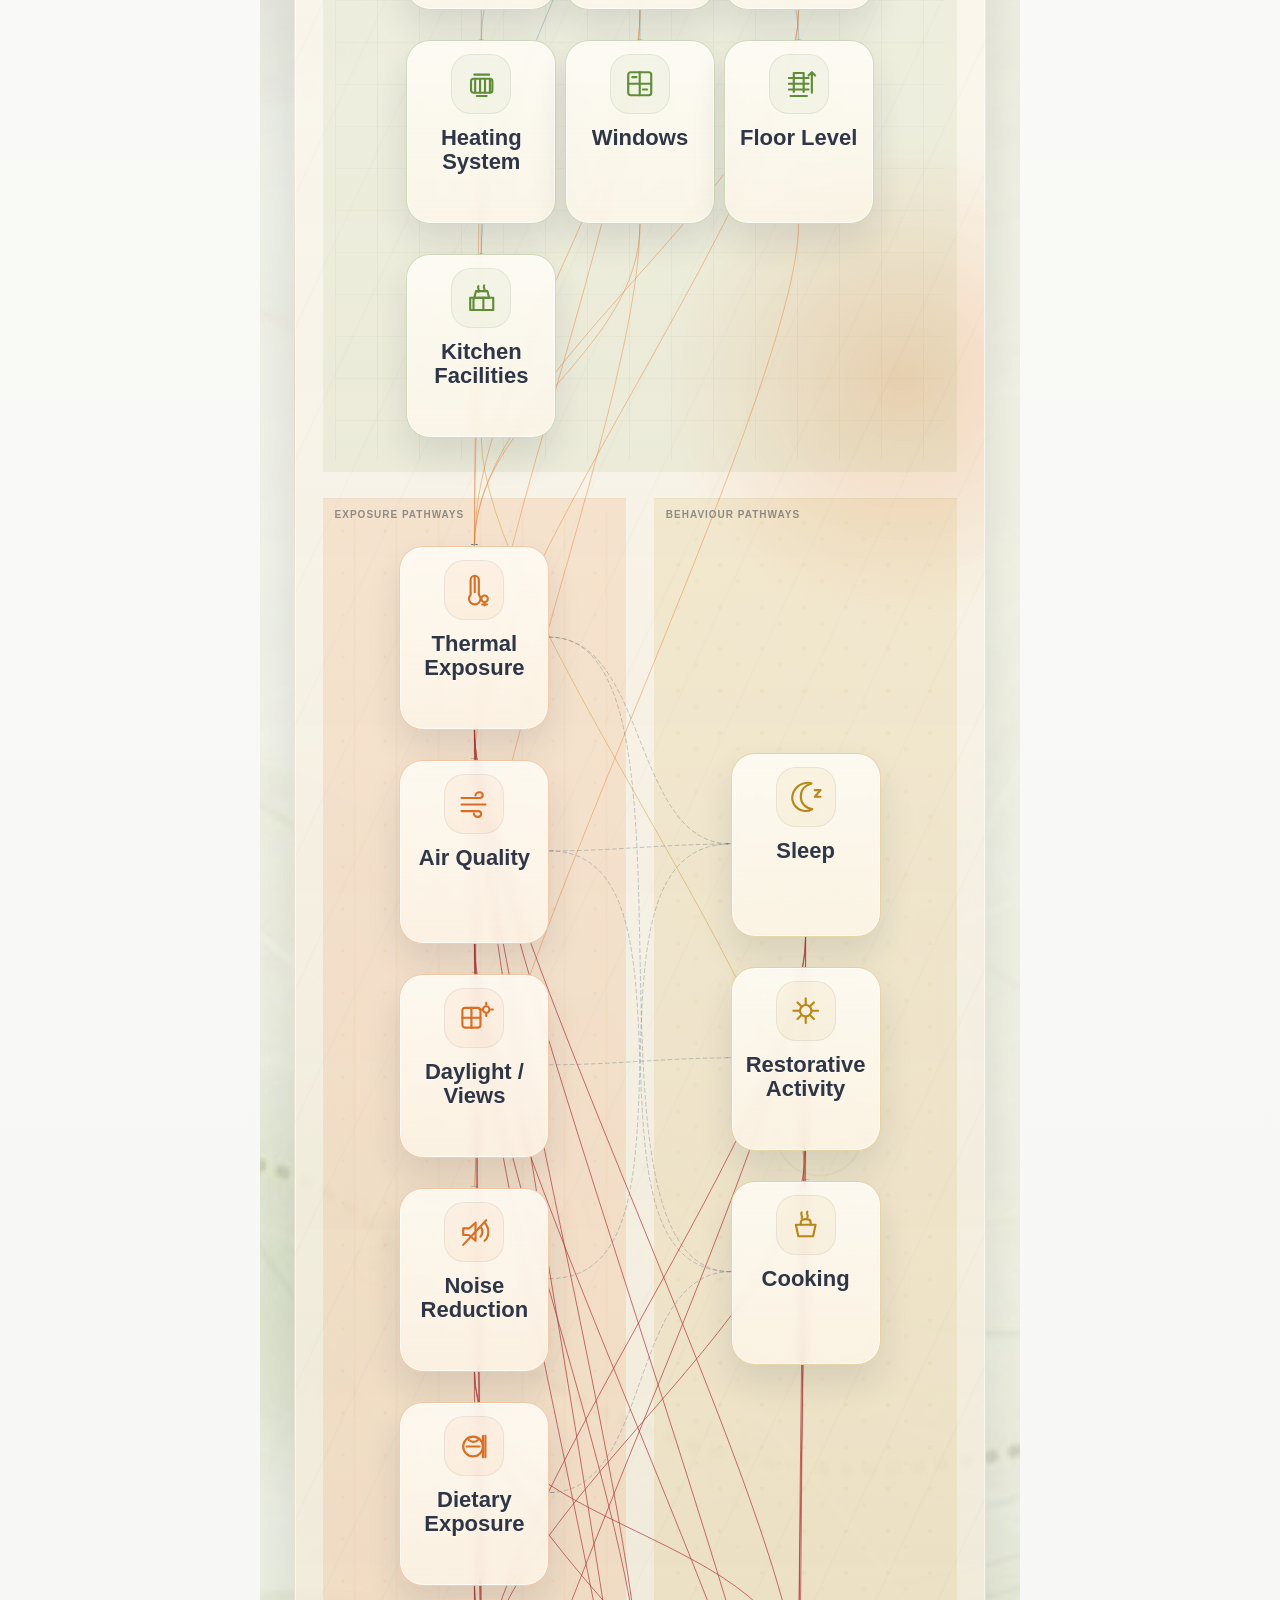
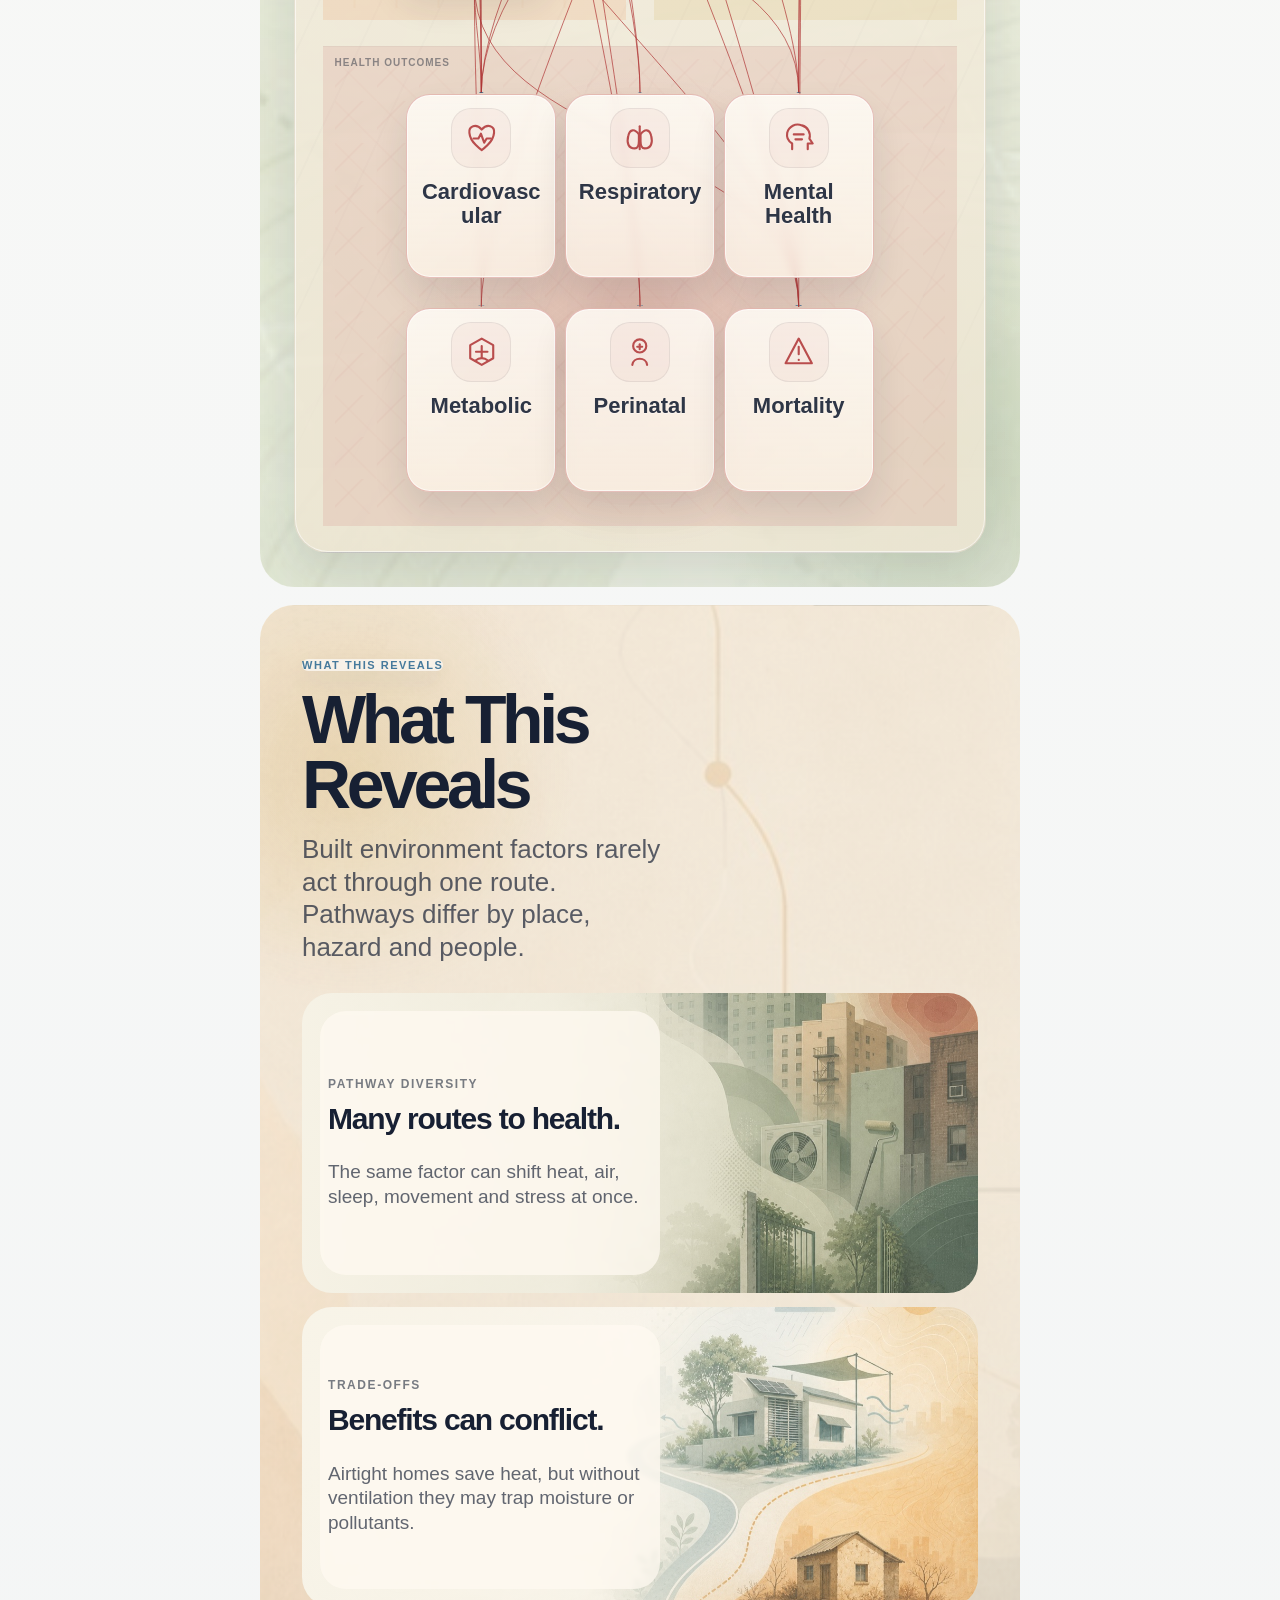
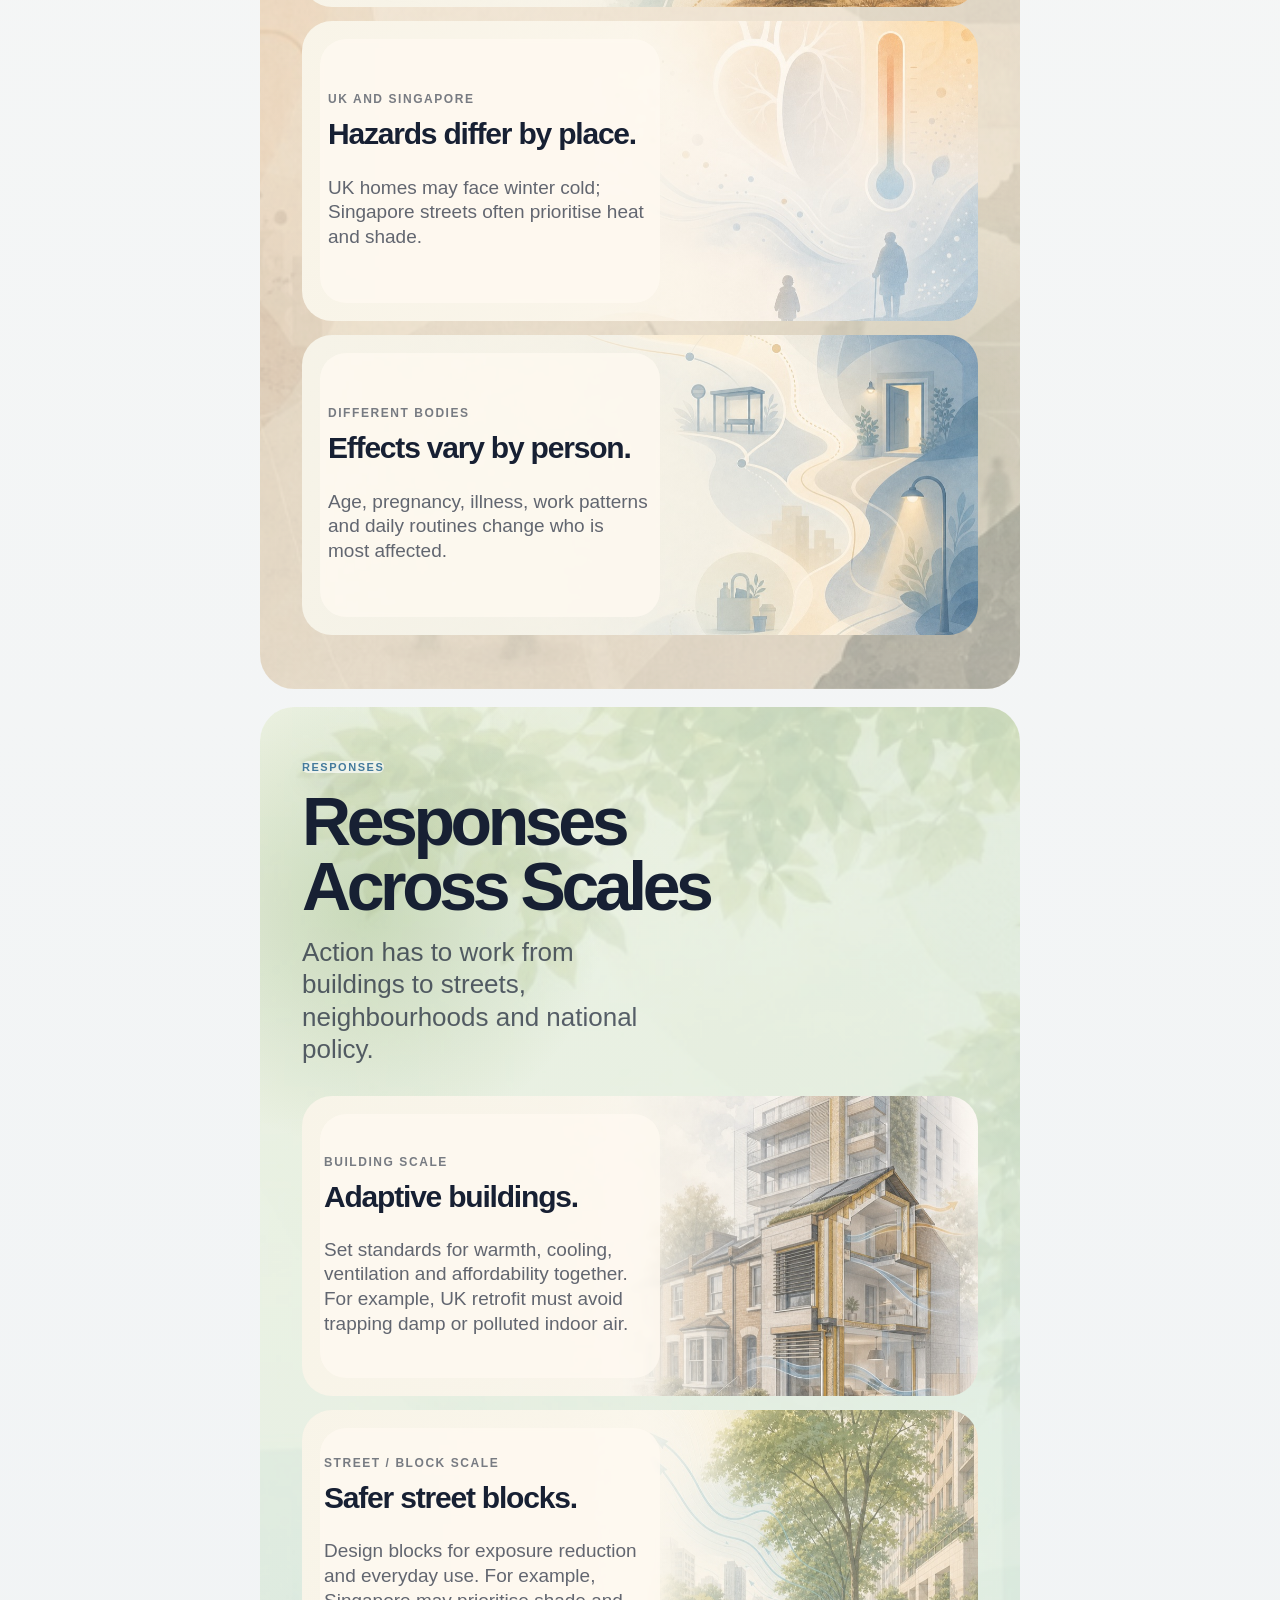
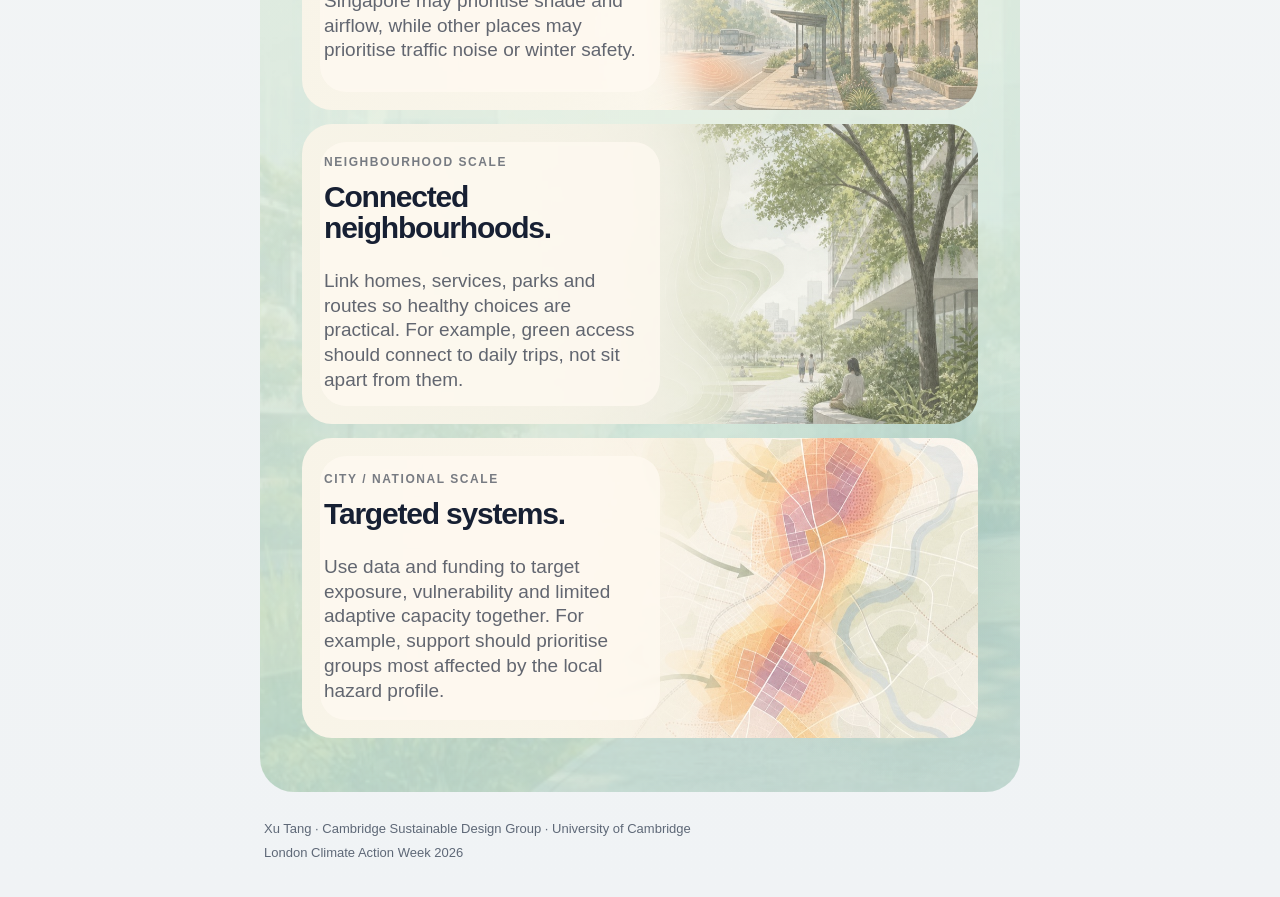
<file: storyboards/xu/index.html>
<!DOCTYPE html>
<html lang="en">
<head>
  <meta charset="UTF-8">
  <meta name="viewport" content="width=device-width, initial-scale=1.0">
  <meta name="description" content="Mobile-first visual story on built environment, everyday pathways and health.">
  <title>Where You Live Shapes Your Health</title>
  <link rel="stylesheet" href="css/styles.css">
  <script src="js/pathway-data.js" defer></script>
  <script src="js/pathway-graph-data.js" defer></script>
  <script src="js/app.js" defer></script>
</head>
<body>
  <main class="page story-page">
    <section class="hero hero-stage story-slot" aria-labelledby="page-title">
      <img class="hero-bg" src="assets/images/reference-extracts/viva-slide-01-image-1.jpg" alt="Aerial view of homes, streets and greenery">
      <div class="hero-copy">
        <span class="eyebrow">London Climate Action Week 2026</span>
        <h1 id="page-title">Where You Live Shapes Your Health</h1>
        <p class="subtitle" id="storyHook">Health is also built into homes, streets and everyday routes.</p>
      </div>
    </section>

    <section class="story-slot problem-slot" aria-labelledby="problem-title">
      <span class="slot-kicker">Problem</span>
      <h2 id="problem-title">Different Places, Different Health Pathways</h2>
      <p class="slot-note" id="problemText">Built environment factors change what people feel, breathe and do. The pathway is never one-size-fits-all.</p>
      <div class="visual-card-grid" id="problemGrid"></div>
    </section>

    <section class="story-slot key-findings-slot" aria-labelledby="key-findings-title">
      <span class="slot-kicker">Key findings</span>
      <h2 id="key-findings-title">From Place To Pathways</h2>
      <p class="slot-note" id="keyFindingsText">Tap a place factor. See the metric, then follow exposure and behaviour in parallel.</p>

      <div class="factor-tabs" id="factorTabs" aria-label="Built environment factors"></div>
      <article class="factor-story" id="factorStory" aria-live="polite"></article>
      <aside class="story-detail is-hidden" id="storyDetail" aria-live="polite"></aside>
    </section>

    <section class="story-slot gaps-slot" aria-labelledby="gaps-title">
      <span class="slot-kicker">What this reveals</span>
      <h2 id="gaps-title">What This Reveals</h2>
      <p class="slot-note" id="gapsText">Environmental pathways are social pathways. Burdens and choices are not evenly shared.</p>
      <div class="visual-card-grid compact" id="gapGrid"></div>
    </section>

    <section class="story-slot directions-slot" aria-labelledby="directions-title">
      <span class="slot-kicker">Responses</span>
      <h2 id="directions-title">Responses Across Scales</h2>
      <p class="slot-note" id="directionsText">Action has to work from buildings to streets, neighbourhoods and national policy.</p>
      <div class="visual-card-grid compact" id="directionGrid"></div>
    </section>

    <footer>
      <span>Xu Tang · Cambridge Sustainable Design Group · University of Cambridge</span>
      <span>London Climate Action Week 2026</span>
    </footer>
  </main>

  <noscript>
    <p>This page needs JavaScript to show the interactive pathway story.</p>
  </noscript>
</body>
</html>
</file>
<file: storyboards/andres/style.css>
:root {
    --bg-title: #ffffff;
    --bg-warm: #f1f7e6;
    --bg-neutral: #eef5e8;
    --bg-tech: #eef5e9;
    --bg-data: #f0f4e8;
    --bg-alert: #e8f1d6;
    --bg-insight: #f5f5e1;

    --text-primary:   #1a1a1a;
    --text-secondary: #555555;
    --subtitle-color: #333333;

    --accent-warm:    #8bc34a;
    --accent-cool:    #cddc39;
    --accent-caution: #ffd93d;
    --accent-extreme: #558b2f;

    --overlay-soft:   rgba(0, 0, 0, 0.05);
    --overlay-med:    rgba(0, 0, 0, 0.07);
    --overlay-lite:   rgba(0, 0, 0, 0.03);
    --overlay-border: rgba(0, 0, 0, 0.12);

    --title-overlay-from: rgba(255, 255, 255, 0.30);
    --title-overlay-to:   rgba(255, 255, 255, 0.60);

    --btn-bg: #1a1a1a;
    --btn-fg: #ffffff;

    --noise-opacity: 0.05;
    --shimmer-from:  0.02;
    --shimmer-to:    0.06;

    --panel-bg:     rgba(255, 255, 255, 0.78);
    --panel-border: rgba(0, 0, 0, 0.08);

    --font-display: 'Playfair Display', serif;
    --font-body:    'Inter', sans-serif;
}

* {
    margin: 0;
    padding: 0;
    box-sizing: border-box;
}

body {
    font-family: var(--font-body);
    color: var(--text-primary);
    background-color: var(--bg-warm);
    overflow-x: hidden;
    transition: background-color 0.8s ease;
}

h1,
h2 {
    font-family: var(--font-display);
    margin-bottom: 1.5rem;
    line-height: 1.2;
}

h1 {
    font-size: 2rem;
    font-weight: 700;
}

h2 {
    font-size: 2rem;
}

p {
    font-size: 1.2rem;
    line-height: 1.6;
    color: var(--text-secondary);
    max-width: 800px;
    margin-bottom: 1.5rem;
}

strong {
    color: var(--text-primary);
    font-weight: 600;
}

.title-subtitle {
    font-size: 1.3rem;
    color: var(--subtitle-color);
    font-weight: 300;
    line-height: 1.8;
}

/* Scroll Snap Container */
.story-container {
    height: 100vh;
    overflow-y: scroll;
    scroll-snap-type: y mandatory;
    scroll-behavior: smooth;
}

/* Section Styling */
.scroll-section {
    height: 100vh;
    width: 100%;
    scroll-snap-align: start;
    display: flex;
    align-items: center;
    justify-content: center;
    position: relative;
    padding: 2rem;
    overflow: hidden;
}

.content-wrapper {
    position: relative;
    z-index: 2;
    max-width: 800px;
    width: 100%;
    opacity: 0;
    transform: translateY(30px);
    transition: all 1s ease-out;
}

.scroll-section.active .content-wrapper {
    opacity: 1;
    transform: translateY(0);
}

/* Animations */
.animate-text {
    opacity: 0;
    transform: translateY(20px);
    transition: all 0.8s ease-out;
}

.scroll-section.active .animate-text {
    opacity: 1;
    transform: translateY(0);
}

.delay-1 { transition-delay: 0.2s; }
.delay-2 { transition-delay: 0.4s; }
.delay-3 { transition-delay: 0.6s; }

/* Content Images (transparent PNGs blend into the bg) */
.content-image {
    width: 90%;
    height: auto;
}

.content-plot {
    width: 100%;
    height: auto;
    border-radius: 0px;
}

/* Split Layout */
.split-layout {
    display: flex;
    align-items: center;
    gap: 4rem;
    max-width: 1200px;
    text-align: left;
}

.split-layout .text-content {
    flex: 1;
    min-width: 300px;
}

.split-layout .image-content {
    flex: 1.2;
    min-width: 300px;
}

.split-layout .content-image {
    margin-top: 0;
}

/* Impact Section */
.impact-section {
    text-align: center;
}

.definition-text {
    font-size: 1.3rem;
    font-weight: 300;
    margin: 2rem auto;
    max-width: 700px;
    text-align: center;
    padding: 1.5rem;
    border-radius: 0 12px 12px 0;
}

.comparison-stats {
    display: flex;
    align-items: center;
    justify-content: center;
    gap: 3rem;
    margin-top: 3rem;
}

.stat-block {
    display: flex;
    flex-direction: column;
    align-items: center;
}

.big-number {
    font-size: 5rem;
    font-weight: 800;
    line-height: 1;
    color: var(--text-secondary);
}

.stat-block.highlight .big-number {
    color: var(--accent-extreme);
    text-shadow: 0 0 30px rgba(255, 71, 87, 0.3);
}

.stat-desc {
    font-size: 1.1rem;
    text-transform: uppercase;
    letter-spacing: 1px;
    margin-top: 0.5rem;
    color: var(--text-primary);
}

.stat-divider {
    font-size: 1.5rem;
    font-weight: 700;
    color: var(--text-secondary);
    opacity: 0.5;
}

@media (max-width: 768px) {
    .comparison-stats {
        flex-direction: column;
        gap: 2rem;
    }
    .stat-divider {
        transform: rotate(90deg);
    }
}

.key-insight {
    margin-top: 2rem;
    padding: 1.5rem;
    background: var(--overlay-soft);
    border-left: 4px solid var(--accent-extreme);
    border-radius: 0 8px 8px 0;
    font-size: 1.1rem;
    line-height: 1.6;
}

.call-to-action {
    margin-top: 3rem;
    padding: 2rem;
    background: linear-gradient(135deg, var(--overlay-med), var(--overlay-lite));
    border: 1px solid var(--overlay-border);
    border-radius: 12px;
    text-align: center;
}

.call-to-action p {
    margin-bottom: 0;
    font-size: 1.3rem;
    font-weight: 600;
    color: var(--text-primary);
    margin-left: auto;
    margin-right: auto;
}

.links-container {
    max-width: 1000px;
    width: 100%;
}

.split-layout.reverse {
    flex-direction: row-reverse;
}

@media (max-width: 968px) {
    .split-layout {
        flex-direction: column;
        text-align: center;
        gap: 2rem;
    }
    .split-layout.reverse {
        flex-direction: column;
    }
    .split-layout .text-content,
    .split-layout .image-content {
        width: 100%;
    }
}

/* Fullbleed: figure fills the section, text in an overlay panel */
.fullbleed-section .background-element { display: none; }

.fullbleed-figure {
    position: absolute;
    inset: 0;
    width: 100%;
    height: 100%;
    object-fit: cover;
    z-index: 0;
}

.fullbleed-panel {
    background: var(--panel-bg);
    border: 1px solid var(--panel-border);
    padding: 2.5rem 3rem;
    border-radius: 16px;
    max-width: 650px;
    backdrop-filter: blur(10px);
    -webkit-backdrop-filter: blur(10px);
}

.fullbleed-panel h2 { margin-bottom: 1rem; }
.fullbleed-panel p  { margin-bottom: 0; }

/* Stacked: figure on top, text below */
.stacked-layout {
    display: flex;
    flex-direction: column;
    align-items: center;
    gap: 2rem;
    max-width: 1100px;
    text-align: center;
}

.stacked-layout .image-content {
    width: 100%;
    text-align: center;
}

.stacked-layout .image-content img {
    max-height: 55vh;
    width: auto;
    max-width: 100%;
}

.stacked-layout .text-content {
    max-width: 800px;
}

/* Pull quote */
.quote-layout {
    text-align: center;
    max-width: 1000px;
}

.pull-quote {
    font-family: var(--font-display);
    font-size: 2.4rem;
    line-height: 1.3;
    font-style: italic;
    color: var(--text-primary);
    margin: 0;
    position: relative;
    padding: 0 2rem;
}

.pull-quote::before {
    content: '\201C';
    font-size: 6rem;
    line-height: 0;
    vertical-align: -0.4em;
    color: var(--accent-extreme);
    margin-right: 0.15em;
    opacity: 0.8;
}

.pull-attribution {
    margin-top: 2rem;
    font-size: 0.95rem;
    color: var(--text-secondary);
    text-transform: uppercase;
    letter-spacing: 2px;
}

/* Stats grid (3-4 cards) */
.stats-grid {
    display: grid;
    grid-template-columns: repeat(auto-fit, minmax(180px, 1fr));
    gap: 1.5rem;
    max-width: 1100px;
    margin: 3rem auto 0 auto;
}

.stat-item {
    display: flex;
    flex-direction: column;
    align-items: center;
    padding: 1.5rem;
    background: var(--overlay-soft);
    border: 1px solid var(--panel-border);
    border-radius: 12px;
    backdrop-filter: blur(8px);
    -webkit-backdrop-filter: blur(8px);
}

.stat-number {
    font-size: 2.5rem;
    font-weight: 800;
    margin-bottom: 0.5rem;
    color: var(--accent-cool);
    font-family: var(--font-display);
    line-height: 1;
}

.stat-item.caution .stat-number { color: var(--accent-caution); }
.stat-item.warm    .stat-number { color: var(--accent-warm); }
.stat-item.extreme .stat-number { color: var(--accent-extreme); }

.stat-label {
    font-size: 0.85rem;
    text-transform: uppercase;
    letter-spacing: 1px;
    color: var(--text-secondary);
    text-align: center;
    line-height: 1.4;
}

/* Bar chart (vanilla, no CDN). Bars grow when the section becomes .active;
   value labels and a provenance caption fade in after. Hover/focus = exact value. */
.bar-chart {
    display: flex;
    align-items: flex-end;
    justify-content: center;
    gap: 2.5rem;
    height: 320px;
    max-width: 880px;
    margin: 3rem auto 0 auto;
    padding: 0 1rem;
    border-bottom: 1px solid var(--panel-border);
}

.chart-bar {
    position: relative;
    flex: 1 1 0;
    max-width: 150px;
    height: 100%;
    display: flex;
    flex-direction: column;
    justify-content: flex-end;
    align-items: center;
    outline: none;
}

.chart-bar-track {
    width: 100%;
    flex: 1 1 auto;
    display: flex;
    align-items: flex-end;
    min-height: 0;
}

.chart-bar-fill {
    position: relative;
    width: 100%;
    height: 0;
    color: var(--accent-cool);
    background: currentColor;
    border-radius: 10px 10px 0 0;
    transition: height 1.1s cubic-bezier(0.22, 1, 0.36, 1),
                filter 0.2s ease, box-shadow 0.2s ease;
    transition-delay: 0.45s, 0s, 0s;
}

.scroll-section.active .chart-bar-fill {
    height: var(--bar-h);
}

.chart-bar.warm    .chart-bar-fill { color: var(--accent-warm); }
.chart-bar.cool    .chart-bar-fill { color: var(--accent-cool); }
.chart-bar.caution .chart-bar-fill { color: var(--accent-caution); }
.chart-bar.extreme .chart-bar-fill { color: var(--accent-extreme); }

.chart-bar:hover .chart-bar-fill,
.chart-bar:focus .chart-bar-fill {
    filter: brightness(1.12) saturate(1.1);
    box-shadow: 0 0 26px -2px currentColor;
}

.chart-bar-value {
    position: absolute;
    top: -2.1rem;
    left: 50%;
    transform: translateX(-50%);
    font-family: var(--font-display);
    font-size: 1.5rem;
    font-weight: 800;
    line-height: 1;
    color: var(--text-primary);
    white-space: nowrap;
    opacity: 0;
    transition: opacity 0.4s ease, transform 0.2s ease;
    transition-delay: 1.3s;
}

.scroll-section.active .chart-bar-value { opacity: 1; }

.chart-bar:hover .chart-bar-value,
.chart-bar:focus .chart-bar-value {
    transform: translateX(-50%) translateY(-4px) scale(1.08);
    transition-delay: 0s;
}

.chart-bar-label {
    margin-top: 0.9rem;
    font-size: 0.8rem;
    text-transform: uppercase;
    letter-spacing: 1px;
    color: var(--text-secondary);
    text-align: center;
    line-height: 1.35;
    min-height: 2.6em;
}

.chart-provenance {
    max-width: 700px;
    margin: 1.4rem auto 0 auto;
    text-align: center;
    font-size: 0.85rem;
    font-style: italic;
    color: var(--text-secondary);
    opacity: 0.85;
}

/* Comparison columns (two text blocks side by side) */
.comparison-columns {
    display: grid;
    grid-template-columns: repeat(auto-fit, minmax(280px, 1fr));
    gap: 2.5rem;
    max-width: 1100px;
    margin: 2.5rem auto 0 auto;
}

.comparison-column {
    padding: 1.75rem;
    background: var(--overlay-soft);
    border: 1px solid var(--panel-border);
    border-radius: 12px;
}

.comparison-column h3 {
    font-family: var(--font-display);
    font-size: 1.4rem;
    margin-bottom: 1rem;
    line-height: 1.3;
}

.comparison-column.warm    h3 { color: var(--accent-warm); }
.comparison-column.cool    h3 { color: var(--accent-cool); }
.comparison-column.extreme h3 { color: var(--accent-extreme); }
.comparison-column.caution h3 { color: var(--accent-caution); }

.comparison-column p {
    font-size: 1rem;
    line-height: 1.6;
    margin-bottom: 0;
    color: var(--text-secondary);
}

/* Background Elements */
.background-element {
    position: absolute;
    top: 0;
    left: 0;
    width: 100%;
    height: 100%;
    z-index: 1;
    background:
        radial-gradient(circle at 50% 50%, rgba(139, 195, 74, 0.04) 0%, transparent 70%),
        linear-gradient(0deg, transparent 0%, rgba(205, 220, 57, 0.05) 50%, transparent 100%);
    background-size: 100% 100%, 100% 200%;
    pointer-events: none;
    animation: heatwave 8s infinite linear;
    opacity: 1;
}

.title-bg {
    background: linear-gradient(var(--title-overlay-from), var(--title-overlay-to));
    background-size: cover;
    background-position: center;
    opacity: 0.2;
    mix-blend-mode: normal;
    animation: none;
}

/* When a cover.png is supplied, the title-bg inline-style overrides
   the background-image and bumps opacity; this class can be added
   alongside .title-bg in non-inline scenarios. */
.title-bg.has-cover {
    opacity: 0.55;
}

@keyframes heatwave {
    0%   { background-position: 50% 50%, 0% 0%; }
    100% { background-position: 50% 50%, 0% -200%; }
}

.background-element::after {
    content: '';
    position: absolute;
    top: 0;
    left: 0;
    width: 100%;
    height: 100%;
    background: url("data:image/svg+xml,%3Csvg viewBox='0 0 200 200' xmlns='http://www.w3.org/2000/svg'%3E%3Cfilter id='noiseFilter'%3E%3CfeTurbulence type='fractalNoise' baseFrequency='0.65' numOctaves='3' stitchTiles='stitch'/%3E%3C/filter%3E%3Crect width='100%25' height='100%25' filter='url(%23noiseFilter)' opacity='0.05'/%3E%3C/svg%3E");
    opacity: var(--noise-opacity);
    animation: shimmer 4s infinite alternate;
}

@keyframes shimmer {
    0%   { opacity: var(--shimmer-from); transform: scale(1); }
    100% { opacity: var(--shimmer-to);   transform: scale(1.02); }
}

.btn-link {
    display: inline-block;
    margin-top: 2rem;
    padding: 1rem 2rem;
    background: var(--btn-bg);
    color: var(--btn-fg);
    text-decoration: none;
    border-radius: 30px;
    font-weight: 600;
    transition: transform 0.3s ease;
}

.btn-link:hover {
    transform: translateY(-2px);
}

@media (max-width: 768px) {
    h1 { font-size: 2.5rem; }
    h2 { font-size: 2rem; }
    p  { font-size: 1.1rem; }
}
</file>
<file: storyboards/flora_kenya/style.css>
:root {
    --bg-title: #ffffff;
    --bg-warm: #eef4f8;
    --bg-neutral: #ecf2f6;
    --bg-tech: #ecf3f6;
    --bg-data: #eef2f5;
    --bg-alert: #fbe6e0;
    --bg-insight: #ebf3fa;

    --text-primary:   #1a1a1a;
    --text-secondary: #555555;
    --subtitle-color: #333333;

    --accent-warm:    #5dade2;
    --accent-cool:    #7fd1ec;
    --accent-caution: #f5b041;
    --accent-extreme: #e74c3c;

    --overlay-soft:   rgba(0, 0, 0, 0.05);
    --overlay-med:    rgba(0, 0, 0, 0.07);
    --overlay-lite:   rgba(0, 0, 0, 0.03);
    --overlay-border: rgba(0, 0, 0, 0.12);

    --title-overlay-from: rgba(255, 255, 255, 0.30);
    --title-overlay-to:   rgba(255, 255, 255, 0.60);

    --btn-bg: #1a1a1a;
    --btn-fg: #ffffff;

    --noise-opacity: 0.05;
    --shimmer-from:  0.02;
    --shimmer-to:    0.06;

    --panel-bg:     rgba(255, 255, 255, 0.78);
    --panel-border: rgba(0, 0, 0, 0.08);

    --font-display: 'Space Grotesk', sans-serif;
    --font-body:    'Inter', sans-serif;
}

* {
    margin: 0;
    padding: 0;
    box-sizing: border-box;
}

body {
    font-family: var(--font-body);
    color: var(--text-primary);
    background-color: var(--bg-warm);
    overflow-x: hidden;
    transition: background-color 0.8s ease;
}

h1,
h2 {
    font-family: var(--font-display);
    margin-bottom: 1.5rem;
    line-height: 1.2;
}

h1 {
    font-size: 2rem;
    font-weight: 700;
}

h2 {
    font-size: 2rem;
}

p {
    font-size: 1.2rem;
    line-height: 1.6;
    color: var(--text-secondary);
    max-width: 800px;
    margin-bottom: 1.5rem;
}

strong {
    color: var(--text-primary);
    font-weight: 600;
}

.title-subtitle {
    font-size: 1.3rem;
    color: var(--subtitle-color);
    font-weight: 300;
    line-height: 1.8;
}

/* Scroll Snap Container */
.story-container {
    height: 100vh;
    overflow-y: scroll;
    scroll-snap-type: y mandatory;
    scroll-behavior: smooth;
}

/* Section Styling */
.scroll-section {
    height: 100vh;
    width: 100%;
    scroll-snap-align: start;
    display: flex;
    align-items: center;
    justify-content: center;
    position: relative;
    padding: 2rem;
    overflow: hidden;
}

.content-wrapper {
    position: relative;
    z-index: 2;
    max-width: 800px;
    width: 100%;
    opacity: 0;
    transform: translateY(30px);
    transition: all 1s ease-out;
}

.scroll-section.active .content-wrapper {
    opacity: 1;
    transform: translateY(0);
}

/* Animations */
.animate-text {
    opacity: 0;
    transform: translateY(20px);
    transition: all 0.8s ease-out;
}

.scroll-section.active .animate-text {
    opacity: 1;
    transform: translateY(0);
}

.delay-1 { transition-delay: 0.2s; }
.delay-2 { transition-delay: 0.4s; }
.delay-3 { transition-delay: 0.6s; }

/* Content Images (transparent PNGs blend into the bg) */
.content-image {
    width: 90%;
    height: auto;
}

.content-plot {
    width: 100%;
    height: auto;
    border-radius: 0px;
}

/* Split Layout */
.split-layout {
    display: flex;
    align-items: center;
    gap: 4rem;
    max-width: 1200px;
    text-align: left;
}

.split-layout .text-content {
    flex: 1;
    min-width: 300px;
}

.split-layout .image-content {
    flex: 1.2;
    min-width: 300px;
}

.split-layout .content-image {
    margin-top: 0;
}

/* Impact Section */
.impact-section {
    text-align: center;
}

.definition-text {
    font-size: 1.3rem;
    font-weight: 300;
    margin: 2rem auto;
    max-width: 700px;
    text-align: center;
    padding: 1.5rem;
    border-radius: 0 12px 12px 0;
}

.comparison-stats {
    display: flex;
    align-items: center;
    justify-content: center;
    gap: 3rem;
    margin-top: 3rem;
}

.stat-block {
    display: flex;
    flex-direction: column;
    align-items: center;
}

.big-number {
    font-size: 5rem;
    font-weight: 800;
    line-height: 1;
    color: var(--text-secondary);
}

.stat-block.highlight .big-number {
    color: var(--accent-extreme);
    text-shadow: 0 0 30px rgba(255, 71, 87, 0.3);
}

.stat-desc {
    font-size: 1.1rem;
    text-transform: uppercase;
    letter-spacing: 1px;
    margin-top: 0.5rem;
    color: var(--text-primary);
}

.stat-divider {
    font-size: 1.5rem;
    font-weight: 700;
    color: var(--text-secondary);
    opacity: 0.5;
}

@media (max-width: 768px) {
    .comparison-stats {
        flex-direction: column;
        gap: 2rem;
    }
    .stat-divider {
        transform: rotate(90deg);
    }
}

.key-insight {
    margin-top: 2rem;
    padding: 1.5rem;
    background: var(--overlay-soft);
    border-left: 4px solid var(--accent-extreme);
    border-radius: 0 8px 8px 0;
    font-size: 1.1rem;
    line-height: 1.6;
}

.call-to-action {
    margin-top: 3rem;
    padding: 2rem;
    background: linear-gradient(135deg, var(--overlay-med), var(--overlay-lite));
    border: 1px solid var(--overlay-border);
    border-radius: 12px;
    text-align: center;
}

.call-to-action p {
    margin-bottom: 0;
    font-size: 1.3rem;
    font-weight: 600;
    color: var(--text-primary);
    margin-left: auto;
    margin-right: auto;
}

.links-container {
    max-width: 1000px;
    width: 100%;
}

.split-layout.reverse {
    flex-direction: row-reverse;
}

@media (max-width: 968px) {
    .split-layout {
        flex-direction: column;
        text-align: center;
        gap: 2rem;
    }
    .split-layout.reverse {
        flex-direction: column;
    }
    .split-layout .text-content,
    .split-layout .image-content {
        width: 100%;
    }
}

/* Fullbleed: figure fills the section, text in an overlay panel */
.fullbleed-section .background-element { display: none; }

.fullbleed-figure {
    position: absolute;
    inset: 0;
    width: 100%;
    height: 100%;
    object-fit: cover;
    z-index: 0;
}

.fullbleed-panel {
    background: var(--panel-bg);
    border: 1px solid var(--panel-border);
    padding: 2.5rem 3rem;
    border-radius: 16px;
    max-width: 650px;
    backdrop-filter: blur(10px);
    -webkit-backdrop-filter: blur(10px);
}

.fullbleed-panel h2 { margin-bottom: 1rem; }
.fullbleed-panel p  { margin-bottom: 0; }

/* Stacked: figure on top, text below */
.stacked-layout {
    display: flex;
    flex-direction: column;
    align-items: center;
    gap: 2rem;
    max-width: 1100px;
    text-align: center;
}

.stacked-layout .image-content {
    width: 100%;
    text-align: center;
}

.stacked-layout .image-content img {
    max-height: 55vh;
    width: auto;
    max-width: 100%;
}

.stacked-layout .text-content {
    max-width: 800px;
}

/* Pull quote */
.quote-layout {
    text-align: center;
    max-width: 1000px;
}

.pull-quote {
    font-family: var(--font-display);
    font-size: 2.4rem;
    line-height: 1.3;
    font-style: italic;
    color: var(--text-primary);
    margin: 0;
    position: relative;
    padding: 0 2rem;
}

.pull-quote::before {
    content: '\201C';
    font-size: 6rem;
    line-height: 0;
    vertical-align: -0.4em;
    color: var(--accent-extreme);
    margin-right: 0.15em;
    opacity: 0.8;
}

.pull-attribution {
    margin-top: 2rem;
    font-size: 0.95rem;
    color: var(--text-secondary);
    text-transform: uppercase;
    letter-spacing: 2px;
}

/* Stats grid (3-4 cards) */
.stats-grid {
    display: grid;
    grid-template-columns: repeat(auto-fit, minmax(180px, 1fr));
    gap: 1.5rem;
    max-width: 1100px;
    margin: 3rem auto 0 auto;
}

.stat-item {
    display: flex;
    flex-direction: column;
    align-items: center;
    padding: 1.5rem;
    background: var(--overlay-soft);
    border: 1px solid var(--panel-border);
    border-radius: 12px;
    backdrop-filter: blur(8px);
    -webkit-backdrop-filter: blur(8px);
}

.stat-number {
    font-size: 2.5rem;
    font-weight: 800;
    margin-bottom: 0.5rem;
    color: var(--accent-cool);
    font-family: var(--font-display);
    line-height: 1;
}

.stat-item.caution .stat-number { color: var(--accent-caution); }
.stat-item.warm    .stat-number { color: var(--accent-warm); }
.stat-item.extreme .stat-number { color: var(--accent-extreme); }

.stat-label {
    font-size: 0.85rem;
    text-transform: uppercase;
    letter-spacing: 1px;
    color: var(--text-secondary);
    text-align: center;
    line-height: 1.4;
}

/* Bar chart (vanilla, no CDN). Bars grow when the section becomes .active;
   value labels and a provenance caption fade in after. Hover/focus = exact value. */
.bar-chart {
    display: flex;
    align-items: flex-end;
    justify-content: center;
    gap: 2.5rem;
    height: 320px;
    max-width: 880px;
    margin: 3rem auto 0 auto;
    padding: 0 1rem;
    border-bottom: 1px solid var(--panel-border);
}

.chart-bar {
    position: relative;
    flex: 1 1 0;
    max-width: 150px;
    height: 100%;
    display: flex;
    flex-direction: column;
    justify-content: flex-end;
    align-items: center;
    outline: none;
}

.chart-bar-track {
    width: 100%;
    flex: 1 1 auto;
    display: flex;
    align-items: flex-end;
    min-height: 0;
}

.chart-bar-fill {
    position: relative;
    width: 100%;
    height: 0;
    color: var(--accent-cool);
    background: currentColor;
    border-radius: 10px 10px 0 0;
    transition: height 1.1s cubic-bezier(0.22, 1, 0.36, 1),
                filter 0.2s ease, box-shadow 0.2s ease;
    transition-delay: 0.45s, 0s, 0s;
}

.scroll-section.active .chart-bar-fill {
    height: var(--bar-h);
}

.chart-bar.warm    .chart-bar-fill { color: var(--accent-warm); }
.chart-bar.cool    .chart-bar-fill { color: var(--accent-cool); }
.chart-bar.caution .chart-bar-fill { color: var(--accent-caution); }
.chart-bar.extreme .chart-bar-fill { color: var(--accent-extreme); }

.chart-bar:hover .chart-bar-fill,
.chart-bar:focus .chart-bar-fill {
    filter: brightness(1.12) saturate(1.1);
    box-shadow: 0 0 26px -2px currentColor;
}

.chart-bar-value {
    position: absolute;
    top: -2.1rem;
    left: 50%;
    transform: translateX(-50%);
    font-family: var(--font-display);
    font-size: 1.5rem;
    font-weight: 800;
    line-height: 1;
    color: var(--text-primary);
    white-space: nowrap;
    opacity: 0;
    transition: opacity 0.4s ease, transform 0.2s ease;
    transition-delay: 1.3s;
}

.scroll-section.active .chart-bar-value { opacity: 1; }

.chart-bar:hover .chart-bar-value,
.chart-bar:focus .chart-bar-value {
    transform: translateX(-50%) translateY(-4px) scale(1.08);
    transition-delay: 0s;
}

.chart-bar-label {
    margin-top: 0.9rem;
    font-size: 0.8rem;
    text-transform: uppercase;
    letter-spacing: 1px;
    color: var(--text-secondary);
    text-align: center;
    line-height: 1.35;
    min-height: 2.6em;
}

.chart-provenance {
    max-width: 700px;
    margin: 1.4rem auto 0 auto;
    text-align: center;
    font-size: 0.85rem;
    font-style: italic;
    color: var(--text-secondary);
    opacity: 0.85;
}

/* Comparison columns (two text blocks side by side) */
.comparison-columns {
    display: grid;
    grid-template-columns: repeat(auto-fit, minmax(280px, 1fr));
    gap: 2.5rem;
    max-width: 1100px;
    margin: 2.5rem auto 0 auto;
}

.comparison-column {
    padding: 1.75rem;
    background: var(--overlay-soft);
    border: 1px solid var(--panel-border);
    border-radius: 12px;
}

.comparison-column h3 {
    font-family: var(--font-display);
    font-size: 1.4rem;
    margin-bottom: 1rem;
    line-height: 1.3;
}

.comparison-column.warm    h3 { color: var(--accent-warm); }
.comparison-column.cool    h3 { color: var(--accent-cool); }
.comparison-column.extreme h3 { color: var(--accent-extreme); }
.comparison-column.caution h3 { color: var(--accent-caution); }

.comparison-column p {
    font-size: 1rem;
    line-height: 1.6;
    margin-bottom: 0;
    color: var(--text-secondary);
}

/* Background Elements */
.background-element {
    position: absolute;
    top: 0;
    left: 0;
    width: 100%;
    height: 100%;
    z-index: 1;
    background:
        radial-gradient(circle at 50% 50%, rgba(93, 173, 226, 0.04) 0%, transparent 70%),
        linear-gradient(0deg, transparent 0%, rgba(231, 76, 60, 0.04) 50%, transparent 100%);
    background-size: 100% 100%, 100% 200%;
    pointer-events: none;
    animation: heatwave 8s infinite linear;
    opacity: 1;
}

.title-bg {
    background: linear-gradient(var(--title-overlay-from), var(--title-overlay-to));
    background-size: cover;
    background-position: center;
    opacity: 0.2;
    mix-blend-mode: normal;
    animation: none;
}

/* When a cover.png is supplied, the title-bg inline-style overrides
   the background-image and bumps opacity; this class can be added
   alongside .title-bg in non-inline scenarios. */
.title-bg.has-cover {
    opacity: 0.55;
}

@keyframes heatwave {
    0%   { background-position: 50% 50%, 0% 0%; }
    100% { background-position: 50% 50%, 0% -200%; }
}

.background-element::after {
    content: '';
    position: absolute;
    top: 0;
    left: 0;
    width: 100%;
    height: 100%;
    background: url("data:image/svg+xml,%3Csvg viewBox='0 0 200 200' xmlns='http://www.w3.org/2000/svg'%3E%3Cfilter id='noiseFilter'%3E%3CfeTurbulence type='fractalNoise' baseFrequency='0.65' numOctaves='3' stitchTiles='stitch'/%3E%3C/filter%3E%3Crect width='100%25' height='100%25' filter='url(%23noiseFilter)' opacity='0.05'/%3E%3C/svg%3E");
    opacity: var(--noise-opacity);
    animation: shimmer 4s infinite alternate;
}

@keyframes shimmer {
    0%   { opacity: var(--shimmer-from); transform: scale(1); }
    100% { opacity: var(--shimmer-to);   transform: scale(1.02); }
}

.btn-link {
    display: inline-block;
    margin-top: 2rem;
    padding: 1rem 2rem;
    background: var(--btn-bg);
    color: var(--btn-fg);
    text-decoration: none;
    border-radius: 30px;
    font-weight: 600;
    transition: transform 0.3s ease;
}

.btn-link:hover {
    transform: translateY(-2px);
}

/* ============================================================
   Mobile responsiveness
   Sections are locked to 100vh with overflow:hidden on desktop,
   which clips any stacked content taller than the viewport on a
   phone. Below we let sections grow, relax scroll-snap, and scale
   down oversized display type so nothing overflows or is cut off.
   ============================================================ */

/* Tablets and below: let tall sections breathe instead of clipping */
@media (max-width: 968px) {
    .story-container {
        scroll-snap-type: y proximity;   /* relax so tall content isn't trapped */
    }
    .scroll-section {
        height: auto;
        min-height: 100vh;
        min-height: 100dvh;              /* avoids mobile URL-bar jump */
        overflow: visible;               /* don't clip stacked image+text */
        padding: 3.5rem 1.5rem;
    }
    .content-image { width: 100%; }
    .stacked-layout .image-content img { max-height: 45vh; }
}

/* Phones */
@media (max-width: 768px) {
    h1 { font-size: 2rem; }
    h2 { font-size: 1.6rem; margin-bottom: 1rem; }
    p  { font-size: 1.05rem; line-height: 1.55; }

    .scroll-section { padding: 3rem 1.25rem; }

    .title-subtitle { font-size: 1.05rem; line-height: 1.6; }

    /* big numbers must not overflow narrow screens */
    .big-number      { font-size: 3.2rem; }
    .stat-number     { font-size: 2rem; }
    .definition-text { font-size: 1.1rem; padding: 1rem; }

    /* stats grid: 2 columns, then 1 on very small screens */
    .stats-grid {
        grid-template-columns: repeat(2, 1fr);
        gap: 1rem;
        margin-top: 2rem;
    }
    .stat-item  { padding: 1.1rem; }
    .stat-label { font-size: 0.78rem; }

    /* pull quote */
    .pull-quote { font-size: 1.6rem; padding: 0 0.5rem; }
    .pull-quote::before { font-size: 4rem; }
    .pull-attribution { letter-spacing: 1.5px; }

    /* comparison columns stack */
    .comparison-columns {
        grid-template-columns: 1fr;
        gap: 1.25rem;
        margin-top: 1.75rem;
    }

    /* bar chart: shrink so labels and values still fit */
    .bar-chart       { height: 240px; gap: 1rem; padding: 0 0.25rem; margin-top: 2rem; }
    .chart-bar-value { font-size: 1.05rem; top: -1.6rem; }
    .chart-bar-label { font-size: 0.7rem; letter-spacing: 0.5px; }

    /* callouts / CTA / panels */
    .call-to-action   { padding: 1.5rem; margin-top: 2rem; }
    .call-to-action p { font-size: 1.1rem; }
    .key-insight      { padding: 1.1rem; font-size: 1rem; }
    .fullbleed-panel  { padding: 1.5rem 1.25rem; }
    .btn-link         { padding: 0.85rem 1.5rem; }
}

/* Very narrow phones: single-column stats, tighter headings */
@media (max-width: 480px) {
    .stats-grid  { grid-template-columns: 1fr; }
    h1           { font-size: 1.7rem; }
    .big-number  { font-size: 2.6rem; }
    .comparison-stats { gap: 1.5rem; }
}
</file>
<file: storyboards/flora_tree_light/style.css>
:root {
    --bg-title: #ffffff;
    --bg-warm: #f1f7e6;
    --bg-neutral: #eef5e8;
    --bg-tech: #eef5e9;
    --bg-data: #f0f4e8;
    --bg-alert: #e8f1d6;
    --bg-insight: #f5f5e1;

    --text-primary:   #1a1a1a;
    --text-secondary: #555555;
    --subtitle-color: #333333;

    --accent-warm:    #8bc34a;
    --accent-cool:    #cddc39;
    --accent-caution: #ffd93d;
    --accent-extreme: #558b2f;

    --overlay-soft:   rgba(0, 0, 0, 0.05);
    --overlay-med:    rgba(0, 0, 0, 0.07);
    --overlay-lite:   rgba(0, 0, 0, 0.03);
    --overlay-border: rgba(0, 0, 0, 0.12);

    --title-overlay-from: rgba(255, 255, 255, 0.30);
    --title-overlay-to:   rgba(255, 255, 255, 0.60);

    --btn-bg: #1a1a1a;
    --btn-fg: #ffffff;

    --noise-opacity: 0.05;
    --shimmer-from:  0.02;
    --shimmer-to:    0.06;

    --panel-bg:     rgba(255, 255, 255, 0.78);
    --panel-border: rgba(0, 0, 0, 0.08);

    --font-display: 'Crimson Pro', serif;
    --font-body:    'Source Sans 3', sans-serif;
}

* {
    margin: 0;
    padding: 0;
    box-sizing: border-box;
}

body {
    font-family: var(--font-body);
    color: var(--text-primary);
    background-color: var(--bg-warm);
    overflow-x: hidden;
    transition: background-color 0.8s ease;
}

h1,
h2 {
    font-family: var(--font-display);
    margin-bottom: 1.5rem;
    line-height: 1.2;
}

h1 {
    font-size: 2rem;
    font-weight: 700;
}

h2 {
    font-size: 2rem;
}

p {
    font-size: 1.2rem;
    line-height: 1.6;
    color: var(--text-secondary);
    max-width: 800px;
    margin-bottom: 1.5rem;
}

strong {
    color: var(--text-primary);
    font-weight: 600;
}

.title-subtitle {
    font-size: 1.3rem;
    color: var(--subtitle-color);
    font-weight: 300;
    line-height: 1.8;
}

/* Scroll Snap Container */
.story-container {
    height: 100vh;
    overflow-y: scroll;
    scroll-snap-type: y mandatory;
    scroll-behavior: smooth;
}

/* Section Styling */
.scroll-section {
    height: 100vh;
    width: 100%;
    scroll-snap-align: start;
    display: flex;
    align-items: center;
    justify-content: center;
    position: relative;
    padding: 2rem;
    overflow: hidden;
}

.content-wrapper {
    position: relative;
    z-index: 2;
    max-width: 800px;
    width: 100%;
    opacity: 0;
    transform: translateY(30px);
    transition: all 1s ease-out;
}

.scroll-section.active .content-wrapper {
    opacity: 1;
    transform: translateY(0);
}

/* Animations */
.animate-text {
    opacity: 0;
    transform: translateY(20px);
    transition: all 0.8s ease-out;
}

.scroll-section.active .animate-text {
    opacity: 1;
    transform: translateY(0);
}

.delay-1 { transition-delay: 0.2s; }
.delay-2 { transition-delay: 0.4s; }
.delay-3 { transition-delay: 0.6s; }

/* Content Images (transparent PNGs blend into the bg) */
.content-image {
    width: 90%;
    height: auto;
}

.content-plot {
    width: 100%;
    height: auto;
    border-radius: 0px;
}

/* Split Layout */
.split-layout {
    display: flex;
    align-items: center;
    gap: 4rem;
    max-width: 1200px;
    text-align: left;
}

.split-layout .text-content {
    flex: 1;
    min-width: 300px;
}

.split-layout .image-content {
    flex: 1.2;
    min-width: 300px;
}

.split-layout .content-image {
    margin-top: 0;
}

/* Impact Section */
.impact-section {
    text-align: center;
}

.definition-text {
    font-size: 1.3rem;
    font-weight: 300;
    margin: 2rem auto;
    max-width: 700px;
    text-align: center;
    padding: 1.5rem;
    border-radius: 0 12px 12px 0;
}

.comparison-stats {
    display: flex;
    align-items: center;
    justify-content: center;
    gap: 3rem;
    margin-top: 3rem;
}

.stat-block {
    display: flex;
    flex-direction: column;
    align-items: center;
}

.big-number {
    font-size: 5rem;
    font-weight: 800;
    line-height: 1;
    color: var(--text-secondary);
}

.stat-block.highlight .big-number {
    color: var(--accent-extreme);
    text-shadow: 0 0 30px rgba(255, 71, 87, 0.3);
}

.stat-desc {
    font-size: 1.1rem;
    text-transform: uppercase;
    letter-spacing: 1px;
    margin-top: 0.5rem;
    color: var(--text-primary);
}

.stat-divider {
    font-size: 1.5rem;
    font-weight: 700;
    color: var(--text-secondary);
    opacity: 0.5;
}

@media (max-width: 768px) {
    .comparison-stats {
        flex-direction: column;
        gap: 2rem;
    }
    .stat-divider {
        transform: rotate(90deg);
    }
}

.key-insight {
    margin-top: 2rem;
    padding: 1.5rem;
    background: var(--overlay-soft);
    border-left: 4px solid var(--accent-extreme);
    border-radius: 0 8px 8px 0;
    font-size: 1.1rem;
    line-height: 1.6;
}

.call-to-action {
    margin-top: 3rem;
    padding: 2rem;
    background: linear-gradient(135deg, var(--overlay-med), var(--overlay-lite));
    border: 1px solid var(--overlay-border);
    border-radius: 12px;
    text-align: center;
}

.call-to-action p {
    margin-bottom: 0;
    font-size: 1.3rem;
    font-weight: 600;
    color: var(--text-primary);
    margin-left: auto;
    margin-right: auto;
}

.links-container {
    max-width: 1000px;
    width: 100%;
}

.split-layout.reverse {
    flex-direction: row-reverse;
}

@media (max-width: 968px) {
    .split-layout {
        flex-direction: column;
        text-align: center;
        gap: 2rem;
    }
    .split-layout.reverse {
        flex-direction: column;
    }
    .split-layout .text-content,
    .split-layout .image-content {
        width: 100%;
    }
}

/* Fullbleed: figure fills the section, text in an overlay panel */
.fullbleed-section .background-element { display: none; }

.fullbleed-figure {
    position: absolute;
    inset: 0;
    width: 100%;
    height: 100%;
    object-fit: cover;
    z-index: 0;
}

.fullbleed-panel {
    background: var(--panel-bg);
    border: 1px solid var(--panel-border);
    padding: 2.5rem 3rem;
    border-radius: 16px;
    max-width: 650px;
    backdrop-filter: blur(10px);
    -webkit-backdrop-filter: blur(10px);
}

.fullbleed-panel h2 { margin-bottom: 1rem; }
.fullbleed-panel p  { margin-bottom: 0; }

/* Stacked: figure on top, text below */
.stacked-layout {
    display: flex;
    flex-direction: column;
    align-items: center;
    gap: 2rem;
    max-width: 1100px;
    text-align: center;
}

.stacked-layout .image-content {
    width: 100%;
    text-align: center;
}

.stacked-layout .image-content img {
    max-height: 55vh;
    width: auto;
    max-width: 100%;
}

.stacked-layout .text-content {
    max-width: 800px;
}

/* Pull quote */
.quote-layout {
    text-align: center;
    max-width: 1000px;
}

.pull-quote {
    font-family: var(--font-display);
    font-size: 2.4rem;
    line-height: 1.3;
    font-style: italic;
    color: var(--text-primary);
    margin: 0;
    position: relative;
    padding: 0 2rem;
}

.pull-quote::before {
    content: '\201C';
    font-size: 6rem;
    line-height: 0;
    vertical-align: -0.4em;
    color: var(--accent-extreme);
    margin-right: 0.15em;
    opacity: 0.8;
}

.pull-attribution {
    margin-top: 2rem;
    font-size: 0.95rem;
    color: var(--text-secondary);
    text-transform: uppercase;
    letter-spacing: 2px;
}

/* Stats grid (3-4 cards) */
.stats-grid {
    display: grid;
    grid-template-columns: repeat(auto-fit, minmax(180px, 1fr));
    gap: 1.5rem;
    max-width: 1100px;
    margin: 3rem auto 0 auto;
}

.stat-item {
    display: flex;
    flex-direction: column;
    align-items: center;
    padding: 1.5rem;
    background: var(--overlay-soft);
    border: 1px solid var(--panel-border);
    border-radius: 12px;
    backdrop-filter: blur(8px);
    -webkit-backdrop-filter: blur(8px);
}

.stat-number {
    font-size: 2.5rem;
    font-weight: 800;
    margin-bottom: 0.5rem;
    color: var(--accent-cool);
    font-family: var(--font-display);
    line-height: 1;
}

.stat-item.caution .stat-number { color: var(--accent-caution); }
.stat-item.warm    .stat-number { color: var(--accent-warm); }
.stat-item.extreme .stat-number { color: var(--accent-extreme); }

.stat-label {
    font-size: 0.85rem;
    text-transform: uppercase;
    letter-spacing: 1px;
    color: var(--text-secondary);
    text-align: center;
    line-height: 1.4;
}

/* Bar chart (vanilla, no CDN). Bars grow when the section becomes .active;
   value labels and a provenance caption fade in after. Hover/focus = exact value. */
.bar-chart {
    display: flex;
    align-items: flex-end;
    justify-content: center;
    gap: 2.5rem;
    height: 320px;
    max-width: 880px;
    margin: 3rem auto 0 auto;
    padding: 0 1rem;
    border-bottom: 1px solid var(--panel-border);
}

.chart-bar {
    position: relative;
    flex: 1 1 0;
    max-width: 150px;
    height: 100%;
    display: flex;
    flex-direction: column;
    justify-content: flex-end;
    align-items: center;
    outline: none;
}

.chart-bar-track {
    width: 100%;
    flex: 1 1 auto;
    display: flex;
    align-items: flex-end;
    min-height: 0;
}

.chart-bar-fill {
    position: relative;
    width: 100%;
    height: 0;
    color: var(--accent-cool);
    background: currentColor;
    border-radius: 10px 10px 0 0;
    transition: height 1.1s cubic-bezier(0.22, 1, 0.36, 1),
                filter 0.2s ease, box-shadow 0.2s ease;
    transition-delay: 0.45s, 0s, 0s;
}

.scroll-section.active .chart-bar-fill {
    height: var(--bar-h);
}

.chart-bar.warm    .chart-bar-fill { color: var(--accent-warm); }
.chart-bar.cool    .chart-bar-fill { color: var(--accent-cool); }
.chart-bar.caution .chart-bar-fill { color: var(--accent-caution); }
.chart-bar.extreme .chart-bar-fill { color: var(--accent-extreme); }

.chart-bar:hover .chart-bar-fill,
.chart-bar:focus .chart-bar-fill {
    filter: brightness(1.12) saturate(1.1);
    box-shadow: 0 0 26px -2px currentColor;
}

.chart-bar-value {
    position: absolute;
    top: -2.1rem;
    left: 50%;
    transform: translateX(-50%);
    font-family: var(--font-display);
    font-size: 1.5rem;
    font-weight: 800;
    line-height: 1;
    color: var(--text-primary);
    white-space: nowrap;
    opacity: 0;
    transition: opacity 0.4s ease, transform 0.2s ease;
    transition-delay: 1.3s;
}

.scroll-section.active .chart-bar-value { opacity: 1; }

.chart-bar:hover .chart-bar-value,
.chart-bar:focus .chart-bar-value {
    transform: translateX(-50%) translateY(-4px) scale(1.08);
    transition-delay: 0s;
}

.chart-bar-label {
    margin-top: 0.9rem;
    font-size: 0.8rem;
    text-transform: uppercase;
    letter-spacing: 1px;
    color: var(--text-secondary);
    text-align: center;
    line-height: 1.35;
    min-height: 2.6em;
}

.chart-provenance {
    max-width: 700px;
    margin: 1.4rem auto 0 auto;
    text-align: center;
    font-size: 0.85rem;
    font-style: italic;
    color: var(--text-secondary);
    opacity: 0.85;
}

/* Comparison columns (two text blocks side by side) */
.comparison-columns {
    display: grid;
    grid-template-columns: repeat(auto-fit, minmax(280px, 1fr));
    gap: 2.5rem;
    max-width: 1100px;
    margin: 2.5rem auto 0 auto;
}

.comparison-column {
    padding: 1.75rem;
    background: var(--overlay-soft);
    border: 1px solid var(--panel-border);
    border-radius: 12px;
}

.comparison-column h3 {
    font-family: var(--font-display);
    font-size: 1.4rem;
    margin-bottom: 1rem;
    line-height: 1.3;
}

.comparison-column.warm    h3 { color: var(--accent-warm); }
.comparison-column.cool    h3 { color: var(--accent-cool); }
.comparison-column.extreme h3 { color: var(--accent-extreme); }
.comparison-column.caution h3 { color: var(--accent-caution); }

.comparison-column p {
    font-size: 1rem;
    line-height: 1.6;
    margin-bottom: 0;
    color: var(--text-secondary);
}

/* Background Elements */
.background-element {
    position: absolute;
    top: 0;
    left: 0;
    width: 100%;
    height: 100%;
    z-index: 1;
    background:
        radial-gradient(circle at 50% 50%, rgba(139, 195, 74, 0.04) 0%, transparent 70%),
        linear-gradient(0deg, transparent 0%, rgba(205, 220, 57, 0.05) 50%, transparent 100%);
    background-size: 100% 100%, 100% 200%;
    pointer-events: none;
    animation: heatwave 8s infinite linear;
    opacity: 1;
}

.title-bg {
    background: linear-gradient(var(--title-overlay-from), var(--title-overlay-to));
    background-size: cover;
    background-position: center;
    opacity: 0.2;
    mix-blend-mode: normal;
    animation: none;
}

/* When a cover.png is supplied, the title-bg inline-style overrides
   the background-image and bumps opacity; this class can be added
   alongside .title-bg in non-inline scenarios. */
.title-bg.has-cover {
    opacity: 0.55;
}

@keyframes heatwave {
    0%   { background-position: 50% 50%, 0% 0%; }
    100% { background-position: 50% 50%, 0% -200%; }
}

.background-element::after {
    content: '';
    position: absolute;
    top: 0;
    left: 0;
    width: 100%;
    height: 100%;
    background: url("data:image/svg+xml,%3Csvg viewBox='0 0 200 200' xmlns='http://www.w3.org/2000/svg'%3E%3Cfilter id='noiseFilter'%3E%3CfeTurbulence type='fractalNoise' baseFrequency='0.65' numOctaves='3' stitchTiles='stitch'/%3E%3C/filter%3E%3Crect width='100%25' height='100%25' filter='url(%23noiseFilter)' opacity='0.05'/%3E%3C/svg%3E");
    opacity: var(--noise-opacity);
    animation: shimmer 4s infinite alternate;
}

@keyframes shimmer {
    0%   { opacity: var(--shimmer-from); transform: scale(1); }
    100% { opacity: var(--shimmer-to);   transform: scale(1.02); }
}

.btn-link {
    display: inline-block;
    margin-top: 2rem;
    padding: 1rem 2rem;
    background: var(--btn-bg);
    color: var(--btn-fg);
    text-decoration: none;
    border-radius: 30px;
    font-weight: 600;
    transition: transform 0.3s ease;
}

.btn-link:hover {
    transform: translateY(-2px);
}

/* ============================================================
   Mobile responsiveness
   Sections are locked to 100vh with overflow:hidden on desktop,
   which clips any stacked content taller than the viewport on a
   phone. Below we let sections grow, relax scroll-snap, and scale
   down oversized display type so nothing overflows or is cut off.
   ============================================================ */

/* Tablets and below: let tall sections breathe instead of clipping */
@media (max-width: 968px) {
    .story-container {
        scroll-snap-type: y proximity;   /* relax so tall content isn't trapped */
    }
    .scroll-section {
        height: auto;
        min-height: 100vh;
        min-height: 100dvh;              /* avoids mobile URL-bar jump */
        overflow: visible;               /* don't clip stacked image+text */
        padding: 3.5rem 1.5rem;
    }
    .content-image { width: 100%; }
    .stacked-layout .image-content img { max-height: 45vh; }
}

/* Phones */
@media (max-width: 768px) {
    h1 { font-size: 2rem; }
    h2 { font-size: 1.6rem; margin-bottom: 1rem; }
    p  { font-size: 1.05rem; line-height: 1.55; }

    .scroll-section { padding: 3rem 1.25rem; }

    .title-subtitle { font-size: 1.05rem; line-height: 1.6; }

    /* big numbers must not overflow narrow screens */
    .big-number      { font-size: 3.2rem; }
    .stat-number     { font-size: 2rem; }
    .definition-text { font-size: 1.1rem; padding: 1rem; }

    /* stats grid: 2 columns, then 1 on very small screens */
    .stats-grid {
        grid-template-columns: repeat(2, 1fr);
        gap: 1rem;
        margin-top: 2rem;
    }
    .stat-item  { padding: 1.1rem; }
    .stat-label { font-size: 0.78rem; }

    /* pull quote */
    .pull-quote { font-size: 1.6rem; padding: 0 0.5rem; }
    .pull-quote::before { font-size: 4rem; }
    .pull-attribution { letter-spacing: 1.5px; }

    /* comparison columns stack */
    .comparison-columns {
        grid-template-columns: 1fr;
        gap: 1.25rem;
        margin-top: 1.75rem;
    }

    /* bar chart: shrink so labels and values still fit */
    .bar-chart       { height: 240px; gap: 1rem; padding: 0 0.25rem; margin-top: 2rem; }
    .chart-bar-value { font-size: 1.05rem; top: -1.6rem; }
    .chart-bar-label { font-size: 0.7rem; letter-spacing: 0.5px; }

    /* callouts / CTA / panels */
    .call-to-action   { padding: 1.5rem; margin-top: 2rem; }
    .call-to-action p { font-size: 1.1rem; }
    .key-insight      { padding: 1.1rem; font-size: 1rem; }
    .fullbleed-panel  { padding: 1.5rem 1.25rem; }
    .btn-link         { padding: 0.85rem 1.5rem; }
}

/* Very narrow phones: single-column stats, tighter headings */
@media (max-width: 480px) {
    .stats-grid  { grid-template-columns: 1fr; }
    h1           { font-size: 1.7rem; }
    .big-number  { font-size: 2.6rem; }
    .comparison-stats { gap: 1.5rem; }
}
</file>
<file: storyboards/jiayu/style.css>
:root {
    --bg-title: #ffffff;
    --bg-warm: #fdeee5;
    --bg-neutral: #f3f4f8;
    --bg-tech: #f1f8f5;
    --bg-data: #f5f5f5;
    --bg-alert: #fbe2dc;
    --bg-insight: #fcf2e6;

    --text-primary:   #1a1a1a;
    --text-secondary: #555555;
    --subtitle-color: #333333;

    --accent-warm:    #ff6b6b;
    --accent-cool:    #4ecdc4;
    --accent-caution: #ffd93d;
    --accent-extreme: #ff4757;

    --overlay-soft:   rgba(0, 0, 0, 0.05);
    --overlay-med:    rgba(0, 0, 0, 0.07);
    --overlay-lite:   rgba(0, 0, 0, 0.03);
    --overlay-border: rgba(0, 0, 0, 0.12);

    --title-overlay-from: rgba(255, 255, 255, 0.30);
    --title-overlay-to:   rgba(255, 255, 255, 0.60);

    --btn-bg: #1a1a1a;
    --btn-fg: #ffffff;

    --noise-opacity: 0.05;
    --shimmer-from:  0.02;
    --shimmer-to:    0.06;

    --panel-bg:     rgba(255, 255, 255, 0.78);
    --panel-border: rgba(0, 0, 0, 0.08);

    --font-display: 'Crimson Pro', serif;
    --font-body:    'Source Sans 3', sans-serif;
}

* {
    margin: 0;
    padding: 0;
    box-sizing: border-box;
}

body {
    font-family: var(--font-body);
    color: var(--text-primary);
    background-color: var(--bg-warm);
    overflow-x: hidden;
    transition: background-color 0.8s ease;
}

h1,
h2 {
    font-family: var(--font-display);
    margin-bottom: 1.5rem;
    line-height: 1.2;
}

h1 {
    font-size: 2rem;
    font-weight: 700;
}

h2 {
    font-size: 2rem;
}

p {
    font-size: 1.2rem;
    line-height: 1.6;
    color: var(--text-secondary);
    max-width: 800px;
    margin-bottom: 1.5rem;
}

strong {
    color: var(--text-primary);
    font-weight: 600;
}

.title-subtitle {
    font-size: 1.3rem;
    color: var(--subtitle-color);
    font-weight: 300;
    line-height: 1.8;
}

/* Scroll Snap Container */
.story-container {
    height: 100vh;
    overflow-y: scroll;
    scroll-snap-type: y mandatory;
    scroll-behavior: smooth;
}

/* Section Styling */
.scroll-section {
    height: 100vh;
    width: 100%;
    scroll-snap-align: start;
    display: flex;
    align-items: center;
    justify-content: center;
    position: relative;
    padding: 2rem;
    overflow: hidden;
}

.content-wrapper {
    position: relative;
    z-index: 2;
    max-width: 800px;
    width: 100%;
    opacity: 0;
    transform: translateY(30px);
    transition: all 1s ease-out;
}

.scroll-section.active .content-wrapper {
    opacity: 1;
    transform: translateY(0);
}

/* Animations */
.animate-text {
    opacity: 0;
    transform: translateY(20px);
    transition: all 0.8s ease-out;
}

.scroll-section.active .animate-text {
    opacity: 1;
    transform: translateY(0);
}

.delay-1 { transition-delay: 0.2s; }
.delay-2 { transition-delay: 0.4s; }
.delay-3 { transition-delay: 0.6s; }

/* Content Images (transparent PNGs blend into the bg) */
.content-image {
    width: 90%;
    height: auto;
}

.content-plot {
    width: 100%;
    height: auto;
    border-radius: 0px;
}

/* Split Layout */
.split-layout {
    display: flex;
    align-items: center;
    gap: 4rem;
    max-width: 1200px;
    text-align: left;
}

.split-layout .text-content {
    flex: 1;
    min-width: 300px;
}

.split-layout .image-content {
    flex: 1.2;
    min-width: 300px;
}

.split-layout .content-image {
    margin-top: 0;
}

/* Impact Section */
.impact-section {
    text-align: center;
}

.definition-text {
    font-size: 1.3rem;
    font-weight: 300;
    margin: 2rem auto;
    max-width: 700px;
    text-align: center;
    padding: 1.5rem;
    border-radius: 0 12px 12px 0;
}

.comparison-stats {
    display: flex;
    align-items: center;
    justify-content: center;
    gap: 3rem;
    margin-top: 3rem;
}

.stat-block {
    display: flex;
    flex-direction: column;
    align-items: center;
}

.big-number {
    font-size: 5rem;
    font-weight: 800;
    line-height: 1;
    color: var(--text-secondary);
}

.stat-block.highlight .big-number {
    color: var(--accent-extreme);
    text-shadow: 0 0 30px rgba(255, 71, 87, 0.3);
}

.stat-desc {
    font-size: 1.1rem;
    text-transform: uppercase;
    letter-spacing: 1px;
    margin-top: 0.5rem;
    color: var(--text-primary);
}

.stat-divider {
    font-size: 1.5rem;
    font-weight: 700;
    color: var(--text-secondary);
    opacity: 0.5;
}

.key-insight {
    margin-top: 2rem;
    padding: 1.5rem;
    background: var(--overlay-soft);
    border-left: 4px solid var(--accent-extreme);
    border-radius: 0 8px 8px 0;
    font-size: 1.1rem;
    line-height: 1.6;
}

.call-to-action {
    margin-top: 3rem;
    padding: 2rem;
    background: linear-gradient(135deg, var(--overlay-med), var(--overlay-lite));
    border: 1px solid var(--overlay-border);
    border-radius: 12px;
    text-align: center;
}

.call-to-action p {
    margin-bottom: 0;
    font-size: 1.3rem;
    font-weight: 600;
    color: var(--text-primary);
    margin-left: auto;
    margin-right: auto;
}

.links-container {
    max-width: 1000px;
    width: 100%;
}

.split-layout.reverse {
    flex-direction: row-reverse;
}

/* Fullbleed: figure fills the section, text in an overlay panel */
.fullbleed-section .background-element { display: none; }

.fullbleed-figure {
    position: absolute;
    inset: 0;
    width: 100%;
    height: 100%;
    object-fit: cover;
    z-index: 0;
}

.fullbleed-panel {
    background: var(--panel-bg);
    border: 1px solid var(--panel-border);
    padding: 2.5rem 3rem;
    border-radius: 16px;
    max-width: 650px;
    backdrop-filter: blur(10px);
    -webkit-backdrop-filter: blur(10px);
}

.fullbleed-panel h2 { margin-bottom: 1rem; }
.fullbleed-panel p  { margin-bottom: 0; }

/* Stacked: figure on top, text below */
.stacked-layout {
    display: flex;
    flex-direction: column;
    align-items: center;
    gap: 2rem;
    max-width: 1100px;
    text-align: center;
}

.stacked-layout .image-content {
    width: 100%;
    text-align: center;
}

.stacked-layout .image-content img {
    max-height: 55vh;
    width: auto;
    max-width: 100%;
}

.stacked-layout .text-content {
    max-width: 800px;
}

/* Pull quote */
.quote-layout {
    text-align: center;
    max-width: 1000px;
}

.pull-quote {
    font-family: var(--font-display);
    font-size: 2.4rem;
    line-height: 1.3;
    font-style: italic;
    color: var(--text-primary);
    margin: 0;
    position: relative;
    padding: 0 2rem;
}

.pull-quote::before {
    content: '\201C';
    font-size: 6rem;
    line-height: 0;
    vertical-align: -0.4em;
    color: var(--accent-extreme);
    margin-right: 0.15em;
    opacity: 0.8;
}

.pull-attribution {
    margin-top: 2rem;
    font-size: 0.95rem;
    color: var(--text-secondary);
    text-transform: uppercase;
    letter-spacing: 2px;
}

/* Stats grid (3-4 cards) */
.stats-grid {
    display: grid;
    grid-template-columns: repeat(auto-fit, minmax(180px, 1fr));
    gap: 1.5rem;
    max-width: 1100px;
    margin: 3rem auto 0 auto;
}

.stat-item {
    display: flex;
    flex-direction: column;
    align-items: center;
    padding: 1.5rem;
    background: var(--overlay-soft);
    border: 1px solid var(--panel-border);
    border-radius: 12px;
    backdrop-filter: blur(8px);
    -webkit-backdrop-filter: blur(8px);
}

.stat-number {
    font-size: 2.5rem;
    font-weight: 800;
    margin-bottom: 0.5rem;
    color: var(--accent-cool);
    font-family: var(--font-display);
    line-height: 1;
}

.stat-item.caution .stat-number { color: var(--accent-caution); }
.stat-item.warm    .stat-number { color: var(--accent-warm); }
.stat-item.extreme .stat-number { color: var(--accent-extreme); }

.stat-label {
    font-size: 0.85rem;
    text-transform: uppercase;
    letter-spacing: 1px;
    color: var(--text-secondary);
    text-align: center;
    line-height: 1.4;
}

/* Bar chart (vanilla, no CDN). Bars grow when the section becomes .active;
   value labels and a provenance caption fade in after. Hover/focus = exact value. */
.bar-chart {
    display: flex;
    align-items: flex-end;
    justify-content: center;
    gap: 2.5rem;
    height: 320px;
    max-width: 880px;
    margin: 3rem auto 0 auto;
    padding: 0 1rem;
    border-bottom: 1px solid var(--panel-border);
}

.chart-bar {
    position: relative;
    flex: 1 1 0;
    max-width: 150px;
    height: 100%;
    display: flex;
    flex-direction: column;
    justify-content: flex-end;
    align-items: center;
    outline: none;
}

.chart-bar-track {
    width: 100%;
    flex: 1 1 auto;
    display: flex;
    align-items: flex-end;
    min-height: 0;
}

.chart-bar-fill {
    position: relative;
    width: 100%;
    height: 0;
    color: var(--accent-cool);
    background: currentColor;
    border-radius: 10px 10px 0 0;
    transition: height 1.1s cubic-bezier(0.22, 1, 0.36, 1),
                filter 0.2s ease, box-shadow 0.2s ease;
    transition-delay: 0.45s, 0s, 0s;
}

.scroll-section.active .chart-bar-fill {
    height: var(--bar-h);
}

.chart-bar.warm    .chart-bar-fill { color: var(--accent-warm); }
.chart-bar.cool    .chart-bar-fill { color: var(--accent-cool); }
.chart-bar.caution .chart-bar-fill { color: var(--accent-caution); }
.chart-bar.extreme .chart-bar-fill { color: var(--accent-extreme); }

.chart-bar:hover .chart-bar-fill,
.chart-bar:focus .chart-bar-fill {
    filter: brightness(1.12) saturate(1.1);
    box-shadow: 0 0 26px -2px currentColor;
}

.chart-bar-value {
    position: absolute;
    top: -2.1rem;
    left: 50%;
    transform: translateX(-50%);
    font-family: var(--font-display);
    font-size: 1.5rem;
    font-weight: 800;
    line-height: 1;
    color: var(--text-primary);
    white-space: nowrap;
    opacity: 0;
    transition: opacity 0.4s ease, transform 0.2s ease;
    transition-delay: 1.3s;
}

.scroll-section.active .chart-bar-value { opacity: 1; }

.chart-bar:hover .chart-bar-value,
.chart-bar:focus .chart-bar-value {
    transform: translateX(-50%) translateY(-4px) scale(1.08);
    transition-delay: 0s;
}

.chart-bar-label {
    margin-top: 0.9rem;
    font-size: 0.8rem;
    text-transform: uppercase;
    letter-spacing: 1px;
    color: var(--text-secondary);
    text-align: center;
    line-height: 1.35;
    min-height: 2.6em;
}

.chart-provenance {
    max-width: 700px;
    margin: 1.4rem auto 0 auto;
    text-align: center;
    font-size: 0.85rem;
    font-style: italic;
    color: var(--text-secondary);
    opacity: 0.85;
}

/* Comparison columns (two text blocks side by side) */
.comparison-columns {
    display: grid;
    grid-template-columns: repeat(auto-fit, minmax(280px, 1fr));
    gap: 2.5rem;
    max-width: 1100px;
    margin: 2.5rem auto 0 auto;
}

.comparison-column {
    padding: 1.75rem;
    background: var(--overlay-soft);
    border: 1px solid var(--panel-border);
    border-radius: 12px;
}

.comparison-column h3 {
    font-family: var(--font-display);
    font-size: 1.4rem;
    margin-bottom: 1rem;
    line-height: 1.3;
}

.comparison-column.warm    h3 { color: var(--accent-warm); }
.comparison-column.cool    h3 { color: var(--accent-cool); }
.comparison-column.extreme h3 { color: var(--accent-extreme); }
.comparison-column.caution h3 { color: var(--accent-caution); }

.comparison-column p {
    font-size: 1rem;
    line-height: 1.6;
    margin-bottom: 0;
    color: var(--text-secondary);
}

/* Background Elements */
.background-element {
    position: absolute;
    top: 0;
    left: 0;
    width: 100%;
    height: 100%;
    z-index: 1;
    background:
        radial-gradient(circle at 50% 50%, rgba(255, 100, 100, 0.04) 0%, transparent 70%),
        linear-gradient(0deg, transparent 0%, rgba(255, 200, 150, 0.06) 50%, transparent 100%);
    background-size: 100% 100%, 100% 200%;
    pointer-events: none;
    animation: heatwave 8s infinite linear;
    opacity: 1;
}

.title-bg {
    background: linear-gradient(var(--title-overlay-from), var(--title-overlay-to));
    background-size: cover;
    background-position: center;
    opacity: 0.2;
    mix-blend-mode: normal;
    animation: none;
}

/* When a cover.png is supplied, the title-bg inline-style overrides
   the background-image and bumps opacity; this class can be added
   alongside .title-bg in non-inline scenarios. */
.title-bg.has-cover {
    opacity: 0.55;
}

@keyframes heatwave {
    0%   { background-position: 50% 50%, 0% 0%; }
    100% { background-position: 50% 50%, 0% -200%; }
}

.background-element::after {
    content: '';
    position: absolute;
    top: 0;
    left: 0;
    width: 100%;
    height: 100%;
    background: url("data:image/svg+xml,%3Csvg viewBox='0 0 200 200' xmlns='http://www.w3.org/2000/svg'%3E%3Cfilter id='noiseFilter'%3E%3CfeTurbulence type='fractalNoise' baseFrequency='0.65' numOctaves='3' stitchTiles='stitch'/%3E%3C/filter%3E%3Crect width='100%25' height='100%25' filter='url(%23noiseFilter)' opacity='0.05'/%3E%3C/svg%3E");
    opacity: var(--noise-opacity);
    animation: shimmer 4s infinite alternate;
}

@keyframes shimmer {
    0%   { opacity: var(--shimmer-from); transform: scale(1); }
    100% { opacity: var(--shimmer-to);   transform: scale(1.02); }
}

.btn-link {
    display: inline-block;
    margin-top: 2rem;
    padding: 1rem 2rem;
    background: var(--btn-bg);
    color: var(--btn-fg);
    text-decoration: none;
    border-radius: 30px;
    font-weight: 600;
    transition: transform 0.3s ease;
}

.btn-link:hover {
    transform: translateY(-2px);
}

/* ============================================================
   Mobile responsiveness
   Sections are locked to 100vh with overflow:hidden on desktop,
   which clips any stacked content taller than the viewport on a
   phone. Below we let sections grow, relax scroll-snap, and scale
   down oversized display type so nothing overflows or is cut off.
   ============================================================ */

/* Tablets and below: let tall sections breathe instead of clipping */
@media (max-width: 968px) {
    .story-container {
        scroll-snap-type: y proximity;   /* relax so tall content isn't trapped */
    }
    .scroll-section {
        height: auto;
        min-height: 100vh;
        min-height: 100dvh;              /* avoids mobile URL-bar jump */
        overflow: visible;               /* don't clip stacked image+text */
        padding: 3.5rem 1.5rem;
    }
    .content-image { width: 100%; }
    .stacked-layout .image-content img { max-height: 45vh; }

    /* split layouts stack into a single centered column */
    .split-layout,
    .split-layout.reverse {
        flex-direction: column;
        text-align: center;
        gap: 2rem;
    }
    .split-layout .text-content,
    .split-layout .image-content {
        width: 100%;
    }
}

/* Phones */
@media (max-width: 768px) {
    h1 { font-size: 2rem; }
    h2 { font-size: 1.6rem; margin-bottom: 1rem; }
    p  { font-size: 1.05rem; line-height: 1.55; }

    .scroll-section { padding: 3rem 1.25rem; }

    .title-subtitle { font-size: 1.05rem; line-height: 1.6; }

    /* big numbers must not overflow narrow screens */
    .big-number      { font-size: 3.2rem; }
    .stat-number     { font-size: 2rem; }
    .definition-text { font-size: 1.1rem; padding: 1rem; }

    /* stats grid: 2 columns, then 1 on very small screens */
    .stats-grid {
        grid-template-columns: repeat(2, 1fr);
        gap: 1rem;
        margin-top: 2rem;
    }
    .stat-item  { padding: 1.1rem; }
    .stat-label { font-size: 0.78rem; }

    /* pull quote */
    .pull-quote { font-size: 1.6rem; padding: 0 0.5rem; }
    .pull-quote::before { font-size: 4rem; }
    .pull-attribution { letter-spacing: 1.5px; }

    /* comparison columns stack */
    .comparison-columns {
        grid-template-columns: 1fr;
        gap: 1.25rem;
        margin-top: 1.75rem;
    }
    .comparison-stats {
        flex-direction: column;
        gap: 2rem;
    }
    .stat-divider { transform: rotate(90deg); }

    /* bar chart: shrink so labels and values still fit */
    .bar-chart       { height: 240px; gap: 1rem; padding: 0 0.25rem; margin-top: 2rem; }
    .chart-bar-value { font-size: 1.05rem; top: -1.6rem; }
    .chart-bar-label { font-size: 0.7rem; letter-spacing: 0.5px; }

    /* callouts / CTA / panels */
    .call-to-action   { padding: 1.5rem; margin-top: 2rem; }
    .call-to-action p { font-size: 1.1rem; }
    .key-insight      { padding: 1.1rem; font-size: 1rem; }
    .fullbleed-panel  { padding: 1.5rem 1.25rem; }
    .btn-link         { padding: 0.85rem 1.5rem; }
}

/* Very narrow phones: single-column stats, tighter headings */
@media (max-width: 480px) {
    .stats-grid  { grid-template-columns: 1fr; }
    h1           { font-size: 1.7rem; }
    .big-number  { font-size: 2.6rem; }
    .comparison-stats { gap: 1.5rem; }
}
</file>
<file: storyboards/xu/css/styles.css>
:root {
  --ink: #172033;
  --muted: #5e6877;
  --soft: #f7f2e8;
  --paper: rgba(255, 251, 243, 0.94);
  --paper-strong: #fffaf1;
  --line: #d3d9e3;
  --blue: #1f5f8b;
  --green: #5f8d37;
  --orange: #e4772a;
  --yellow: #c99a2e;
  --red: #b94d4d;
  --purple: #7157a5;
  --teal: #2f7f78;
  --shadow: 0 24px 70px rgba(23, 32, 51, 0.14);
  --soft-shadow: 0 14px 38px rgba(23, 32, 51, 0.09);
  --radius: 28px;
  --sans: "Inter", "Aptos", "Segoe UI", Arial, sans-serif;
  --serif: Georgia, "Times New Roman", serif;
}

/* Mobile-first public story page */
.story-page {
  width: min(100% - 24px, 620px);
  padding: 14px 0 34px;
}

.story-slot {
  margin: 0 0 18px;
}

.story-page .hero-stage {
  min-height: 72vh;
  border-radius: 28px;
}

.story-page .hero-stage::after {
  background:
    linear-gradient(180deg, rgba(16, 25, 37, 0.3) 0%, rgba(16, 25, 37, 0.84) 78%),
    radial-gradient(circle at 30% 18%, rgba(95, 141, 55, 0.28), transparent 18rem);
}

.story-page .hero-stage .hero-copy {
  justify-content: flex-end;
  width: 100%;
  padding: 24px;
}

.story-page h1 {
  margin: 18px 0 14px;
  font-size: clamp(48px, 16vw, 82px);
}

.story-page .subtitle {
  margin-bottom: 0;
  font-size: clamp(20px, 6vw, 30px);
  line-height: 1.18;
}

.problem-slot,
.key-findings-slot,
.gaps-slot,
.directions-slot {
  padding: 22px;
  border: 1px solid rgba(23, 32, 51, 0.1);
  border-radius: 28px;
  background: var(--paper);
  box-shadow: var(--shadow);
}

.slot-kicker,
.scale-label,
.detail-tag {
  display: inline-flex;
  width: fit-content;
  margin-bottom: 10px;
  border-radius: 999px;
  background: rgba(31, 95, 139, 0.1);
  color: var(--blue);
  padding: 7px 10px;
  font-size: 11px;
  font-weight: 900;
  letter-spacing: 0.08em;
  text-transform: uppercase;
}

.story-slot h2 {
  margin-bottom: 10px;
  font-family: var(--serif);
  font-size: clamp(32px, 10vw, 48px);
  line-height: 0.98;
  letter-spacing: -0.05em;
}

.slot-note {
  margin-bottom: 16px;
  color: var(--muted);
  font-size: 17px;
  line-height: 1.38;
}

.visual-card-grid {
  display: grid;
  grid-template-columns: 1fr;
  gap: 12px;
}

.visual-card {
  display: grid;
  grid-template-columns: 64px 1fr;
  gap: 14px;
  align-items: center;
  min-height: 110px;
  padding: 16px;
  border: 1px solid rgba(23, 32, 51, 0.09);
  border-radius: 24px;
  background: rgba(255, 255, 255, 0.76);
  box-shadow: var(--soft-shadow);
}

.story-icon,
.factor-icon,
.tab-icon {
  display: block;
  width: 64px;
  height: 64px;
  border-radius: 18px;
  object-fit: cover;
  background: rgba(31, 95, 139, 0.1);
}

.story-icon.fallback,
.factor-icon.fallback,
.tab-icon.fallback,
.chip-icon.fallback {
  display: inline-grid;
  place-items: center;
  color: var(--blue);
  font-weight: 900;
}

.visual-card h3,
.factor-head h3,
.outcome-card b,
.node-card b {
  margin: 0 0 4px;
  color: #223047;
  font-size: 18px;
  line-height: 1.05;
}

.visual-card p,
.factor-head p,
.node-card small,
.outcome-card small {
  margin: 0;
  color: var(--muted);
  font-size: 14px;
  line-height: 1.35;
}

.factor-tabs {
  display: grid;
  grid-template-columns: repeat(4, minmax(0, 1fr));
  gap: 8px;
  margin: 18px 0;
}

.factor-tab {
  display: grid;
  gap: 7px;
  justify-items: center;
  min-height: 96px;
  border: 1px solid rgba(23, 32, 51, 0.1);
  border-radius: 20px;
  background: rgba(255, 255, 255, 0.78);
  color: var(--ink);
  cursor: pointer;
  font: inherit;
  font-size: 12px;
  font-weight: 900;
  padding: 10px 6px;
  text-align: center;
}

.factor-tab.active {
  border-color: rgba(31, 95, 139, 0.5);
  background: #eaf4f8;
  color: var(--blue);
  box-shadow: 0 10px 24px rgba(31, 95, 139, 0.16);
}

.tab-icon {
  width: 44px;
  height: 44px;
  border-radius: 14px;
}

.semantic-glyph {
  display: inline-grid;
  place-items: center;
  box-sizing: border-box;
  border: 1px solid rgba(23, 32, 51, 0.1);
  background:
    radial-gradient(circle at 30% 24%, rgba(255, 255, 255, 0.76), transparent 34%),
    rgba(255, 250, 241, 0.86);
  color: rgba(23, 32, 51, 0.78);
  font-family: var(--sans);
  font-size: 15px;
  font-weight: 900;
  letter-spacing: -0.02em;
  line-height: 1;
}

.semantic-glyph svg {
  width: 68%;
  height: 68%;
  display: block;
}

.semantic-glyph.scale,
.semantic-glyph.metric {
  color: #476b2d;
  background: rgba(231, 240, 224, 0.9);
  border-color: rgba(95, 141, 55, 0.2);
}

.semantic-glyph.exposure {
  color: #a84e18;
  background: rgba(255, 235, 218, 0.92);
  border-color: rgba(228, 119, 42, 0.22);
}

.semantic-glyph.behaviour {
  color: #8a6514;
  background: rgba(255, 244, 204, 0.92);
  border-color: rgba(201, 154, 46, 0.24);
}

.semantic-glyph.health {
  color: #91403e;
  background: rgba(251, 231, 229, 0.94);
  border-color: rgba(185, 77, 77, 0.2);
}

.factor-story {
  display: grid;
  gap: 14px;
}

.factor-head,
.metric-block,
.path-lane,
.outcome-block,
.story-detail {
  border: 1px solid rgba(23, 32, 51, 0.09);
  border-radius: 24px;
  background: rgba(255, 255, 255, 0.76);
  box-shadow: var(--soft-shadow);
}

.factor-head {
  display: grid;
  grid-template-columns: 76px 1fr;
  gap: 14px;
  align-items: center;
  padding: 16px;
}

.factor-icon {
  width: 76px;
  height: 76px;
  border-radius: 22px;
}

.metric-block,
.outcome-block,
.path-lane {
  padding: 15px;
}

.metric-block h4,
.path-lane h4,
.outcome-block h4 {
  margin: 0 0 10px;
  color: #27344b;
  font-size: 13px;
  font-weight: 900;
  letter-spacing: 0.08em;
  text-transform: uppercase;
}

.metric-grid {
  display: flex;
  flex-wrap: wrap;
  gap: 8px;
}

.metric-chip,
.relation-chip,
.cross-link {
  display: inline-flex;
  align-items: center;
  gap: 7px;
  min-height: 40px;
  border: 1px solid rgba(23, 32, 51, 0.1);
  border-radius: 999px;
  background: rgba(255, 255, 255, 0.9);
  color: #2a364c;
  cursor: pointer;
  font: inherit;
  font-size: 13px;
  font-weight: 850;
  padding: 7px 10px;
}

.chip-icon {
  width: 24px;
  height: 24px;
  border-radius: 8px;
  object-fit: cover;
}

.parallel-paths {
  display: grid;
  grid-template-columns: 1fr 1fr;
  gap: 10px;
}

.path-lane.exposure {
  background: rgba(228, 119, 42, 0.09);
}

.path-lane.behaviour {
  background: rgba(201, 154, 46, 0.11);
}

.path-node + .path-node {
  margin-top: 10px;
}

.node-card,
.outcome-card {
  display: grid;
  grid-template-columns: 48px 1fr;
  gap: 10px;
  align-items: center;
  width: 100%;
  min-height: 68px;
  border: 1px solid rgba(23, 32, 51, 0.09);
  border-radius: 18px;
  background: rgba(255, 255, 255, 0.82);
  color: inherit;
  cursor: pointer;
  font: inherit;
  padding: 10px;
  text-align: left;
}

.node-card .story-icon,
.outcome-card .story-icon {
  width: 48px;
  height: 48px;
  border-radius: 15px;
}

.relation-chip {
  width: 100%;
  min-height: 34px;
  justify-content: center;
  margin-top: 7px;
  border-style: dashed;
  color: #516071;
  font-size: 11px;
  line-height: 1.2;
}

.cross-link-row {
  display: flex;
  flex-wrap: wrap;
  gap: 8px;
}

.cross-link {
  border-style: dashed;
  background: rgba(255, 250, 241, 0.9);
  color: #5c4a22;
}

.outcome-grid {
  display: grid;
  grid-template-columns: 1fr;
  gap: 9px;
}

.outcome-card.health {
  background: rgba(185, 77, 77, 0.08);
}

.outcome-block.action,
.outcome-card.action {
  background: rgba(47, 127, 120, 0.08);
}

.story-detail {
  position: fixed;
  z-index: 30;
  left: 50%;
  right: auto;
  top: 54%;
  bottom: auto;
  width: min(390px, calc(100vw - 28px));
  max-height: min(52vh, 390px);
  margin: 0;
  padding: 18px;
  overflow: auto;
  transform: translate(-50%, -50%);
  background: #fffaf1;
  backdrop-filter: blur(16px);
  animation: detailRise 180ms ease-out;
}

.story-detail.is-hidden {
  display: none;
}

.detail-close {
  position: absolute;
  top: 12px;
  right: 12px;
  width: 30px;
  height: 30px;
  border: 1px solid rgba(23, 32, 51, 0.12);
  border-radius: 999px;
  background: rgba(255, 255, 255, 0.8);
  color: #354054;
  cursor: pointer;
  font: inherit;
  font-weight: 900;
}

.story-detail h3 {
  margin: 0 34px 8px 0;
  font-family: var(--serif);
  font-size: 26px;
  line-height: 1.05;
  letter-spacing: -0.03em;
}

.story-detail p {
  margin: 0;
  color: var(--muted);
  font-size: 16px;
  line-height: 1.42;
}

@keyframes detailRise {
  from {
    opacity: 0;
    transform: translate(-50%, calc(-50% + 12px));
  }

  to {
    opacity: 1;
    transform: translate(-50%, -50%);
  }
}

.detail-point {
  margin-top: 10px !important;
  border-left: 4px solid var(--orange);
  padding-left: 10px;
  color: #5b4028 !important;
}

.story-page footer {
  display: grid;
  gap: 6px;
  padding: 10px 4px 0;
  color: var(--muted);
  font-size: 13px;
  line-height: 1.45;
}

@media (min-width: 760px) {
  .story-page {
    width: min(100% - 44px, 760px);
  }

  .visual-card-grid.compact {
    grid-template-columns: 1fr 1fr;
  }

  .outcome-grid {
    grid-template-columns: 1fr 1fr;
  }
}

* {
  box-sizing: border-box;
}

html {
  scroll-behavior: smooth;
}

body {
  margin: 0;
  background:
    radial-gradient(circle at 8% 0%, rgba(95, 141, 55, 0.18), transparent 28rem),
    radial-gradient(circle at 92% 4%, rgba(228, 119, 42, 0.14), transparent 32rem),
    linear-gradient(180deg, #fffdf8 0%, #f0f3f5 100%);
  color: var(--ink);
  font-family: var(--sans);
}

a {
  color: inherit;
}

.page {
  width: min(1500px, calc(100% - 36px));
  margin: 0 auto;
  padding: 30px 0 48px;
}

.hero {
  position: relative;
}

.hero-copy,
.hero-visual,
.context-card,
.network-card,
.panel,
.section-card,
.about-card {
  background: var(--paper);
  border: 1px solid rgba(23, 32, 51, 0.1);
  border-radius: var(--radius);
  box-shadow: var(--shadow);
}

.hero-copy {
  min-height: 440px;
  padding: clamp(26px, 4vw, 48px);
  position: relative;
  overflow: hidden;
}

.hero-stage {
  min-height: clamp(520px, 64vh, 760px);
  overflow: hidden;
  border-radius: calc(var(--radius) + 8px);
  box-shadow: var(--shadow);
  background: #172033;
}

.hero-stage .hero-bg {
  position: absolute;
  inset: 0;
  width: 100%;
  height: 100%;
  object-fit: cover;
  filter: saturate(0.9) contrast(0.96);
}

.hero-stage::after {
  content: "";
  position: absolute;
  inset: 0;
  background:
    linear-gradient(90deg, rgba(16, 25, 37, 0.82) 0%, rgba(16, 25, 37, 0.62) 43%, rgba(16, 25, 37, 0.16) 100%),
    radial-gradient(circle at 18% 20%, rgba(95, 141, 55, 0.34), transparent 30rem);
  pointer-events: none;
}

.hero-stage .hero-copy {
  position: relative;
  z-index: 1;
  display: flex;
  flex-direction: column;
  justify-content: center;
  width: min(760px, 64%);
  min-height: inherit;
  background: transparent;
  border: 0;
  box-shadow: none;
  color: #fffaf1;
}

.hero-stage .hero-copy::after {
  display: none;
}

.hero-stage h1 {
  color: #fffaf1;
  text-shadow: 0 14px 46px rgba(0, 0, 0, 0.28);
}

.hero-stage .subtitle {
  color: rgba(255, 250, 241, 0.94);
}

.hero-stage .hero-note {
  color: rgba(255, 250, 241, 0.82);
  font-size: clamp(18px, 1.6vw, 23px);
  max-width: 680px;
}

.hero-stage .eyebrow {
  width: fit-content;
  background: rgba(255, 250, 241, 0.14);
  color: #fffaf1;
  border: 1px solid rgba(255, 250, 241, 0.18);
}

.hero-copy::after {
  content: "";
  position: absolute;
  right: -120px;
  top: -140px;
  width: 390px;
  height: 390px;
  border-radius: 50%;
  background: radial-gradient(circle, rgba(95, 141, 55, 0.2), rgba(95, 141, 55, 0.02) 68%, transparent 70%);
  pointer-events: none;
}

.eyebrow {
  display: inline-flex;
  align-items: center;
  gap: 10px;
  padding: 8px 12px;
  border-radius: 999px;
  background: rgba(31, 95, 139, 0.1);
  color: var(--blue);
  font-size: 12px;
  font-weight: 800;
  letter-spacing: 0.08em;
  text-transform: uppercase;
}

h1,
h2,
h3,
p {
  margin-top: 0;
}

h1 {
  max-width: 900px;
  margin: 22px 0 18px;
  font-family: var(--serif);
  font-size: clamp(52px, 6vw, 92px);
  line-height: 0.92;
  letter-spacing: -0.055em;
}

.subtitle {
  max-width: 900px;
  margin-bottom: 20px;
  color: #263145;
  font-size: clamp(19px, 2vw, 25px);
  line-height: 1.35;
}

.hero-note,
.note,
.panel p,
.mini-card p,
.asset-card p,
.about-card p,
.about-card li,
footer {
  color: var(--muted);
  line-height: 1.58;
}

.hero-meta {
  display: flex;
  flex-wrap: wrap;
  gap: 10px;
  margin-top: 26px;
}

.pill {
  display: inline-flex;
  align-items: center;
  border: 1px solid rgba(23, 32, 51, 0.14);
  border-radius: 999px;
  background: rgba(255, 255, 255, 0.78);
  padding: 8px 12px;
  color: #394357;
  font-size: 13px;
  font-weight: 750;
}

.hero-visual {
  overflow: hidden;
  min-height: 440px;
  display: flex;
  flex-direction: column;
}

.hero-visual img {
  width: 100%;
  min-height: 320px;
  flex: 1;
  object-fit: cover;
  filter: saturate(0.92) contrast(0.98);
}

.visual-caption {
  padding: 16px 18px 18px;
  border-top: 1px solid rgba(23, 32, 51, 0.09);
  background: rgba(255, 250, 241, 0.88);
  color: #394357;
  font-size: 14px;
  line-height: 1.45;
}

.context-strip {
  margin: 24px 0;
}

.context-card {
  display: grid;
  grid-template-columns: 1fr 1.2fr;
  gap: 22px;
  padding: 24px;
}

.context-card h2,
.section-title,
.toolbar h2,
.about-card h2 {
  font-family: var(--serif);
  letter-spacing: -0.03em;
}

.context-card h2,
.section-title,
.about-card h2 {
  margin-bottom: 10px;
  font-size: clamp(28px, 3vw, 40px);
  line-height: 1.05;
}

.context-points {
  display: grid;
  grid-template-columns: repeat(3, 1fr);
  gap: 12px;
}

.context-point,
.mini-card,
.asset-card,
.green-card {
  border: 1px solid rgba(23, 32, 51, 0.09);
  border-radius: 22px;
  background: rgba(255, 255, 255, 0.72);
  box-shadow: var(--soft-shadow);
}

.context-point {
  padding: 16px;
}

.context-point b {
  display: block;
  margin-bottom: 7px;
  color: var(--blue);
}

.showcase-grid {
  display: block;
}

.map-section {
  margin-top: 24px;
}

.network-card {
  position: relative;
  padding: 22px;
  overflow: hidden;
}

.toolbar {
  display: flex;
  justify-content: space-between;
  gap: 18px;
  align-items: flex-start;
  margin-bottom: 16px;
}

.toolbar h2 {
  margin-bottom: 6px;
  font-size: clamp(30px, 3vw, 42px);
  line-height: 1.03;
}

.filter-bar {
  display: flex;
  flex-wrap: wrap;
  justify-content: flex-end;
  gap: 8px;
  min-width: 340px;
}

.filter {
  border: 1px solid rgba(23, 32, 51, 0.14);
  border-radius: 999px;
  background: rgba(255, 255, 255, 0.82);
  color: #354054;
  cursor: pointer;
  font: inherit;
  font-size: 13px;
  font-weight: 800;
  padding: 10px 13px;
  transition: transform 180ms ease, background 180ms ease, color 180ms ease, border-color 180ms ease;
}

.filter:hover,
.filter:focus-visible {
  transform: translateY(-1px);
  outline: none;
  border-color: rgba(31, 95, 139, 0.45);
}

.filter.active {
  background: var(--blue);
  border-color: var(--blue);
  color: white;
}

.pathway-scroll,
.pathway-stage {
  position: relative;
  overflow: visible;
  padding-bottom: 8px;
}

.pathway-svg {
  display: block;
  width: 100%;
  min-width: 0;
  height: auto;
}

.column-lane {
  fill: rgba(255, 255, 255, 0.35);
  stroke: rgba(23, 32, 51, 0.06);
}

.column-lane.built {
  fill: rgba(95, 141, 55, 0.08);
}

.column-lane.exposure {
  fill: rgba(228, 119, 42, 0.08);
}

.column-lane.behaviour {
  fill: rgba(201, 154, 46, 0.1);
}

.column-lane.body {
  fill: rgba(113, 87, 165, 0.08);
}

.column-lane.health {
  fill: rgba(185, 77, 77, 0.08);
}

.column-lane.action {
  fill: rgba(47, 127, 120, 0.08);
}

.column-label {
  fill: #3c4658;
  font-size: 15px;
  font-weight: 850;
  letter-spacing: 0.01em;
}

.edge {
  fill: none;
  stroke: #c9d0da;
  stroke-linecap: round;
  stroke-width: 2;
  opacity: 0.72;
  transition: opacity 180ms ease, stroke 180ms ease, stroke-width 180ms ease;
}

.edge-group {
  cursor: pointer;
}

.edge-hit {
  fill: none;
  stroke: transparent;
  stroke-linecap: round;
  stroke-width: 18;
}

.arrow-head {
  fill: none;
  stroke: #c9d0da;
  stroke-linecap: round;
  stroke-linejoin: round;
  stroke-width: 1.5;
}

.edge.highlight {
  stroke: var(--blue);
  stroke-width: 4;
  opacity: 1;
}

.edge-group.selected .edge {
  stroke: var(--orange);
  stroke-width: 5;
}

.edge-group:focus-visible .edge {
  stroke: var(--orange);
  stroke-width: 5;
}

.edge.dim {
  opacity: 0.12;
}

.node {
  cursor: pointer;
  transition: opacity 180ms ease, transform 180ms ease;
}

.node rect {
  fill: rgba(255, 255, 255, 0.95);
  stroke: rgba(23, 32, 51, 0.14);
  stroke-width: 1.2;
  filter: drop-shadow(0 8px 13px rgba(23, 32, 51, 0.11));
}

.node-built rect {
  stroke: rgba(95, 141, 55, 0.45);
}

.node-exposure rect {
  stroke: rgba(228, 119, 42, 0.45);
}

.node-behaviour rect {
  stroke: rgba(201, 154, 46, 0.46);
}

.node-body rect {
  stroke: rgba(113, 87, 165, 0.42);
}

.node-health rect {
  stroke: rgba(185, 77, 77, 0.42);
}

.node-action rect {
  stroke: rgba(47, 127, 120, 0.42);
}

.icon-badge {
  fill: rgba(255, 255, 255, 0.9);
  stroke: rgba(31, 95, 139, 0.2);
}

.icon-letter {
  fill: var(--blue);
  font-size: 12px;
  font-weight: 900;
}

.node-icon-image {
  clip-path: inset(0 round 10px);
}

.node-title {
  fill: #1f2938;
  font-size: 14px;
  font-weight: 850;
}

.node-subtitle {
  fill: #687386;
  font-size: 11px;
  font-weight: 650;
}

.node:hover rect,
.node:focus-visible rect,
.node.highlight rect {
  stroke: var(--blue);
  stroke-width: 2.5;
}

.node:focus-visible {
  outline: none;
}

.node.selected rect {
  fill: #eef6ff;
  stroke: var(--blue);
  stroke-width: 3;
}

.node.dim {
  opacity: 0.24;
}

.panel {
  padding: 24px;
}

.floating-panel {
  position: absolute;
  z-index: 10;
  top: 76px;
  right: 18px;
  width: min(360px, calc(100% - 36px));
  max-height: calc(100% - 112px);
  overflow: auto;
  border: 1px solid rgba(23, 32, 51, 0.12);
  background: rgba(255, 250, 241, 0.98);
  box-shadow: 0 24px 70px rgba(23, 32, 51, 0.22);
  backdrop-filter: blur(10px);
}

.floating-panel.is-hidden {
  display: none;
}

.floating-panel.left {
  left: 18px;
  right: auto;
}

.floating-panel.right {
  right: 18px;
  left: auto;
}

.panel-close {
  position: absolute;
  top: 14px;
  right: 14px;
  width: 30px;
  height: 30px;
  border: 1px solid rgba(23, 32, 51, 0.14);
  border-radius: 999px;
  background: rgba(255, 255, 255, 0.75);
  color: #354054;
  cursor: pointer;
  font: inherit;
  font-weight: 900;
  line-height: 1;
}

.panel-tag {
  display: inline-flex;
  margin-bottom: 14px;
  border-radius: 999px;
  background: rgba(31, 95, 139, 0.1);
  color: var(--blue);
  padding: 7px 10px;
  font-size: 12px;
  font-weight: 850;
  text-transform: uppercase;
  letter-spacing: 0.07em;
}

.panel h3 {
  padding-right: 24px;
  margin-bottom: 10px;
  font-family: var(--serif);
  font-size: 30px;
  line-height: 1.07;
  letter-spacing: -0.03em;
}

.panel ul {
  margin: 16px 0 0;
  padding-left: 18px;
  color: #455064;
  line-height: 1.55;
}

.plain-note {
  margin-top: 18px;
  border-left: 4px solid var(--orange);
  padding: 12px 14px;
  border-radius: 12px;
  background: rgba(228, 119, 42, 0.09);
  color: #5a3b25;
  font-size: 14px;
  line-height: 1.48;
}

.legend {
  display: flex;
  flex-wrap: wrap;
  gap: 12px;
  margin-top: 14px;
  color: #566173;
  font-size: 13px;
  font-weight: 750;
}

.legend span {
  display: inline-flex;
  align-items: center;
  gap: 7px;
}

.dot {
  width: 11px;
  height: 11px;
  border-radius: 50%;
  display: inline-block;
}

.dot.green {
  background: var(--green);
}

.dot.orange {
  background: var(--orange);
}

.dot.yellow {
  background: var(--yellow);
}

.dot.purple {
  background: var(--purple);
}

.dot.red {
  background: var(--red);
}

.dot.teal {
  background: var(--teal);
}

.sections {
  display: grid;
  grid-template-columns: 0.9fr 1.1fr;
  gap: 22px;
  margin-top: 24px;
}

.section-card,
.about-card {
  padding: 24px;
}

.greenness-cards,
.action-grid,
.asset-grid {
  display: grid;
  gap: 14px;
  margin-top: 18px;
}

.greenness-cards {
  grid-template-columns: 1fr 1fr;
}

.green-card,
.mini-card {
  padding: 18px;
}

.green-card h3,
.mini-card h3,
.asset-card h3 {
  margin-bottom: 7px;
  color: #243046;
  font-size: 18px;
}

.big-icon,
.mini-icon {
  display: inline-grid;
  place-items: center;
  border-radius: 16px;
  background: rgba(95, 141, 55, 0.12);
  color: var(--green);
  font-weight: 900;
}

.big-icon {
  width: 46px;
  height: 46px;
  margin-bottom: 12px;
  font-size: 18px;
}

.action-grid {
  grid-template-columns: repeat(5, minmax(0, 1fr));
}

.mini-card {
  min-height: 170px;
}

.mini-icon {
  width: 42px;
  height: 42px;
  margin-bottom: 12px;
  color: var(--blue);
  background: rgba(31, 95, 139, 0.1);
  font-size: 12px;
  overflow: hidden;
}

.mini-icon img {
  width: 100%;
  height: 100%;
  object-fit: cover;
}

.asset-section {
  margin-top: 24px;
}

.asset-grid {
  grid-template-columns: repeat(4, minmax(0, 1fr));
}

.asset-card {
  overflow: hidden;
}

.asset-card img {
  width: 100%;
  aspect-ratio: 4 / 3;
  object-fit: cover;
  background: #eef1f3;
  border-bottom: 1px solid rgba(23, 32, 51, 0.09);
}

.asset-card div {
  padding: 15px;
}

.asset-card span {
  display: inline-flex;
  margin-bottom: 8px;
  color: var(--blue);
  font-size: 12px;
  font-weight: 850;
  text-transform: uppercase;
  letter-spacing: 0.06em;
}

.about-card {
  margin-top: 24px;
}

.about-card details {
  border-top: 1px solid rgba(23, 32, 51, 0.1);
  margin-top: 16px;
  padding-top: 16px;
}

.about-card summary {
  cursor: pointer;
  color: #263145;
  font-weight: 850;
}

.about-grid {
  display: grid;
  grid-template-columns: 1fr 1fr;
  gap: 18px;
  margin-top: 18px;
}

footer {
  display: flex;
  flex-wrap: wrap;
  justify-content: space-between;
  gap: 16px;
  padding: 28px 4px 0;
  font-size: 14px;
}

@media (max-width: 1180px) {
  .hero,
  .context-card,
  .showcase-grid,
  .sections,
  .about-grid {
    grid-template-columns: 1fr;
  }

  .hero-visual {
    min-height: 360px;
  }

  .panel:not(.floating-panel) {
    position: static;
  }

  .hero-stage .hero-copy {
    width: min(820px, 78%);
  }

  .toolbar {
    flex-direction: column;
  }

  .filter-bar {
    justify-content: flex-start;
    min-width: 0;
  }

  .action-grid,
  .asset-grid {
    grid-template-columns: repeat(2, minmax(0, 1fr));
  }
}

@media (max-width: 720px) {
  .page {
    width: min(100% - 24px, 1500px);
    padding-top: 16px;
  }

  .hero-copy,
  .network-card,
  .panel,
  .section-card,
  .about-card,
  .context-card {
    border-radius: 22px;
    padding: 18px;
  }

  h1 {
    font-size: clamp(44px, 16vw, 60px);
  }

  .hero-stage {
    min-height: 560px;
  }

  .hero-stage .hero-copy {
    width: 100%;
  }

  .context-points,
  .greenness-cards,
  .action-grid,
  .asset-grid {
    grid-template-columns: 1fr;
  }

  .pathway-svg {
    min-width: 0;
  }

  .floating-panel {
    top: 64px;
    left: 12px;
    right: 12px;
    width: auto;
    max-height: 70%;
  }
}

/* Final overrides for the public mobile story page. */
.page.story-page {
  width: min(100% - 24px, 620px);
  padding: 14px 0 34px;
}

.story-page .hero-stage .hero-copy {
  width: 100%;
  padding: 24px;
}

.story-page .hero-stage {
  min-height: 72vh;
}

.story-page h1 {
  font-size: clamp(48px, 16vw, 82px);
}

.story-page .hero-stage {
  display: flex;
  align-items: center;
  min-height: 86vh;
  border: 1px solid rgba(23, 32, 51, 0.08);
  background:
    radial-gradient(circle at 72% 30%, rgba(255, 255, 255, 0.92), transparent 13rem),
    radial-gradient(circle at 22% 24%, rgba(161, 216, 220, 0.52), transparent 16rem),
    linear-gradient(135deg, #e7f3f4 0%, #f8f4ea 100%);
  box-shadow: var(--shadow);
}

.story-page .hero-stage .hero-bg {
  opacity: 0.16;
  filter: saturate(0.65) contrast(0.9);
  mix-blend-mode: multiply;
}

.story-page .hero-stage::after {
  background:
    repeating-linear-gradient(165deg, transparent 0 22px, rgba(255, 255, 255, 0.8) 23px, transparent 24px),
    linear-gradient(90deg, rgba(255, 255, 255, 0.1), rgba(255, 250, 241, 0.72));
  mask-image: linear-gradient(90deg, #000, transparent 68%);
}

.story-page .hero-stage .hero-copy {
  justify-content: center;
  min-height: 72vh;
  padding: clamp(28px, 8vw, 56px);
  color: var(--ink);
}

.story-page .hero-stage .eyebrow {
  background: rgba(255, 255, 255, 0.6);
  color: var(--blue);
  box-shadow: 0 10px 24px rgba(23, 32, 51, 0.08);
}

.story-page .hero-stage h1 {
  max-width: 9ch;
  color: var(--ink);
  text-shadow: none;
}

.story-page .hero-stage .subtitle {
  max-width: 19rem;
  color: rgba(23, 32, 51, 0.72);
}

.story-page .key-findings-slot {
  padding: clamp(22px, 6vw, 34px);
  background:
    radial-gradient(circle at 16% 12%, rgba(31, 95, 139, 0.1), transparent 14rem),
    linear-gradient(180deg, rgba(255, 253, 247, 0.98), rgba(255, 250, 241, 0.95));
}

.story-page .key-findings-slot h2 {
  max-width: 10ch;
  font-family: var(--sans);
  font-weight: 950;
  letter-spacing: -0.07em;
}

.story-page .problem-slot,
.story-page .gaps-slot,
.story-page .directions-slot {
  position: relative;
  overflow: hidden;
  min-height: 78vh;
  display: flex;
  flex-direction: column;
  justify-content: center;
  padding: clamp(30px, 8vw, 54px) clamp(22px, 6vw, 42px);
  border: 1px solid rgba(23, 32, 51, 0.08);
  background:
    radial-gradient(circle at 18% 18%, rgba(172, 218, 221, 0.45), transparent 15rem),
    radial-gradient(circle at 86% 72%, rgba(255, 238, 198, 0.55), transparent 16rem),
    linear-gradient(135deg, rgba(255, 253, 247, 0.98), rgba(239, 248, 246, 0.92));
}

.story-page .problem-slot::before,
.story-page .gaps-slot::before,
.story-page .directions-slot::before {
  content: "";
  position: absolute;
  inset: 0;
  opacity: 0.34;
  pointer-events: none;
  background:
    repeating-linear-gradient(165deg, transparent 0 21px, rgba(31, 95, 139, 0.16) 22px, transparent 23px),
    radial-gradient(circle at 72% 20%, rgba(255, 255, 255, 0.9), transparent 12rem);
  mask-image: linear-gradient(90deg, #000, transparent 55%);
}

.story-page .gaps-slot {
  background:
    radial-gradient(circle at 20% 18%, rgba(225, 176, 82, 0.25), transparent 15rem),
    radial-gradient(circle at 88% 70%, rgba(139, 174, 102, 0.26), transparent 16rem),
    linear-gradient(135deg, rgba(255, 253, 247, 0.98), rgba(249, 243, 231, 0.95));
}

.story-page .directions-slot {
  background:
    radial-gradient(circle at 18% 20%, rgba(95, 141, 55, 0.22), transparent 15rem),
    radial-gradient(circle at 86% 76%, rgba(47, 127, 120, 0.22), transparent 16rem),
    linear-gradient(135deg, rgba(255, 253, 247, 0.98), rgba(236, 248, 242, 0.95));
}

.story-page .problem-slot > *,
.story-page .gaps-slot > *,
.story-page .directions-slot > * {
  position: relative;
  z-index: 1;
}

.story-page .problem-slot .slot-kicker,
.story-page .gaps-slot .slot-kicker,
.story-page .directions-slot .slot-kicker {
  margin-bottom: 16px;
  background: rgba(255, 255, 255, 0.62);
  box-shadow: 0 10px 24px rgba(23, 32, 51, 0.08);
}

.story-page .problem-slot h2,
.story-page .gaps-slot h2,
.story-page .directions-slot h2 {
  max-width: 9.5ch;
  margin: 0 0 16px;
  font-family: var(--sans);
  font-size: clamp(44px, 13vw, 72px);
  font-weight: 950;
  line-height: 0.94;
  letter-spacing: -0.07em;
}

.story-page .problem-slot .slot-note,
.story-page .gaps-slot .slot-note,
.story-page .directions-slot .slot-note {
  max-width: 18rem;
  margin: 0 0 34px;
  color: rgba(23, 32, 51, 0.72);
  font-size: clamp(18px, 4.7vw, 24px);
  line-height: 1.32;
}

.story-page .problem-slot .visual-card-grid,
.story-page .gaps-slot .visual-card-grid,
.story-page .directions-slot .visual-card-grid {
  grid-template-columns: repeat(3, minmax(0, 1fr));
  gap: 12px;
}

.story-page .problem-slot .visual-card,
.story-page .gaps-slot .visual-card,
.story-page .directions-slot .visual-card {
  min-height: 132px;
  display: grid;
  grid-template-columns: 1fr;
  justify-items: center;
  align-content: center;
  gap: 12px;
  padding: 14px 8px;
  border-radius: 26px;
  background: rgba(255, 255, 255, 0.72);
  backdrop-filter: blur(8px);
  text-align: center;
}

.story-page .problem-slot .visual-card .story-icon,
.story-page .gaps-slot .visual-card .story-icon,
.story-page .directions-slot .visual-card .story-icon {
  width: 62px;
  height: 62px;
}

.story-page .problem-slot .visual-card h3,
.story-page .gaps-slot .visual-card h3,
.story-page .directions-slot .visual-card h3 {
  margin: 0;
  max-width: 8.5ch;
  color: var(--ink);
  font-size: clamp(15px, 4.1vw, 18px);
  font-weight: 950;
  line-height: 1.04;
  letter-spacing: -0.04em;
}

.story-page .gaps-slot .visual-card-grid,
.story-page .directions-slot .visual-card-grid {
  grid-template-columns: repeat(2, minmax(0, 1fr));
}

@media (min-width: 760px) {
  .page.story-page {
    width: min(100% - 44px, 760px);
  }

  .story-page .problem-slot .visual-card-grid,
  .story-page .gaps-slot .visual-card-grid,
  .story-page .directions-slot .visual-card-grid {
    grid-template-columns: repeat(3, minmax(0, 1fr));
  }
}

@media (max-width: 720px) {
  .page.story-page {
    width: min(100% - 24px, 620px);
    padding-top: 14px;
  }
}

/* Node-link graph overrides for phone viewing. */
.story-page .factor-story {
  gap: 10px;
}

.story-page .graph-head {
  display: grid;
  gap: 10px;
  padding: 0;
  border: 0;
  background: transparent;
  box-shadow: none;
}

.story-page .graph-node {
  display: grid;
  justify-items: center;
  align-items: center;
  gap: 9px;
  min-height: 104px;
  border: 2px solid rgba(23, 32, 51, 0.12);
  border-radius: 24px;
  background: rgba(255, 255, 255, 0.92);
  color: var(--ink);
  cursor: pointer;
  font: inherit;
  padding: 12px 10px;
  text-align: center;
  box-shadow: var(--soft-shadow);
}

.story-page .graph-node b {
  display: block;
  margin: 0;
  font-size: clamp(16px, 4.8vw, 21px);
  font-weight: 950;
  line-height: 1.08;
}

.story-page .graph-node .story-icon,
.story-page .graph-node .factor-icon {
  width: 62px;
  height: 62px;
  border-radius: 18px;
}

.story-page .factor-root {
  min-height: 142px;
  border-color: rgba(95, 141, 55, 0.34);
  background: linear-gradient(180deg, rgba(95, 141, 55, 0.16), rgba(255, 255, 255, 0.95));
}

.story-page .factor-root .factor-icon {
  width: 82px;
  height: 82px;
  border-radius: 24px;
}

.story-page .factor-root b {
  font-size: clamp(22px, 7vw, 32px);
}

.story-page .scale-label {
  justify-self: center;
  margin-bottom: 0;
  font-size: 12px;
}

.story-page .graph-line {
  position: relative;
  display: grid;
  place-items: center;
  width: 100%;
  min-height: 46px;
  border: 0;
  background: transparent;
  cursor: pointer;
  padding: 0;
}

.story-page .graph-line span {
  position: relative;
  display: block;
  width: 4px;
  height: 38px;
  border-radius: 999px;
  background: rgba(31, 95, 139, 0.55);
}

.story-page .graph-line span::after {
  content: "";
  position: absolute;
  left: 50%;
  bottom: -7px;
  width: 13px;
  height: 13px;
  border-right: 4px solid rgba(31, 95, 139, 0.55);
  border-bottom: 4px solid rgba(31, 95, 139, 0.55);
  transform: translateX(-50%) rotate(45deg);
}

.story-page .graph-line:focus-visible span,
.story-page .graph-line:hover span {
  background: var(--orange);
}

.story-page .graph-line:focus-visible span::after,
.story-page .graph-line:hover span::after {
  border-color: var(--orange);
}

.story-page .metric-block,
.story-page .path-lane,
.story-page .outcome-block {
  padding: 14px;
}

.story-page .metric-grid {
  display: grid;
  grid-template-columns: repeat(2, minmax(0, 1fr));
  gap: 10px;
}

.story-page .metric-node {
  min-height: 112px;
  border-color: rgba(95, 141, 55, 0.2);
}

.story-page .parallel-paths {
  grid-template-columns: 1fr 1fr;
  gap: 10px;
}

.story-page .path-node + .path-node {
  margin-top: 8px;
}

.story-page .path-line {
  min-height: 34px;
}

.story-page .path-line span {
  height: 28px;
}

.story-page .node-card,
.story-page .outcome-card {
  grid-template-columns: 1fr;
  min-height: 118px;
}

.story-page .path-lane h4,
.story-page .metric-block h4,
.story-page .outcome-block h4 {
  text-align: center;
  font-size: 13px;
}

.story-page .path-lane.exposure .graph-node {
  border-color: rgba(228, 119, 42, 0.3);
}

.story-page .path-lane.behaviour .graph-node {
  border-color: rgba(201, 154, 46, 0.34);
}

.story-page .outcome-grid {
  grid-template-columns: repeat(2, minmax(0, 1fr));
  gap: 10px;
}

.story-page .outcome-card.health {
  border-color: rgba(185, 77, 77, 0.25);
}

.story-page .outcome-card.action {
  border-color: rgba(47, 127, 120, 0.28);
}

.story-page .cross-link-row {
  justify-content: center;
  margin: 2px 0;
}

.story-page .cross-link {
  min-height: 44px;
  border-width: 2px;
  font-size: 14px;
}

.story-page .factor-tab {
  min-height: 112px;
  font-size: 14px;
}

.story-page .tab-icon {
  width: 54px;
  height: 54px;
}

/* Public graph rendered from exported pathway-graph-data.js */
.graph-public-head {
  margin: 14px 0 10px;
  text-align: center;
}

.graph-public-head h3 {
  margin: 0 0 6px;
  font-family: var(--serif);
  font-size: clamp(30px, 9vw, 48px);
  line-height: 0.98;
  letter-spacing: -0.04em;
}

.graph-public-head p {
  max-width: 520px;
  margin: 0 auto;
  color: var(--muted);
  font-size: 16px;
  line-height: 1.35;
}

.mobile-graph-canvas {
  position: relative;
  height: 1180px;
  margin-top: 14px;
  border: 1px solid rgba(23, 32, 51, 0.1);
  border-radius: 26px;
  overflow: hidden;
  background:
    radial-gradient(circle at 20% 8%, rgba(95, 141, 55, 0.13), transparent 18rem),
    linear-gradient(180deg, rgba(255, 255, 255, 0.72), rgba(255, 250, 241, 0.92));
  box-shadow: var(--soft-shadow);
}

.mobile-graph-svg,
.mobile-node-layer,
.mobile-group-lane-layer {
  position: absolute;
  inset: 0;
  width: 100%;
  height: 100%;
}

.mobile-group-lane-layer {
  z-index: 0;
  pointer-events: none;
}

.mobile-group-lane {
  position: absolute;
  left: 0;
  right: 0;
  border-top: 1px solid rgba(23, 32, 51, 0.08);
  background: rgba(255, 255, 255, 0.16);
}

.mobile-group-lane:nth-child(odd) {
  background: rgba(31, 95, 139, 0.04);
}

.mobile-group-lane span {
  position: absolute;
  left: 10px;
  top: 8px;
  border-radius: 999px;
  background: rgba(255, 255, 255, 0.86);
  color: #344056;
  padding: 5px 8px;
  font-size: 10px;
  font-weight: 950;
  letter-spacing: 0.06em;
  text-transform: uppercase;
  box-shadow: 0 6px 14px rgba(23, 32, 51, 0.08);
}

.mobile-group-lane.exposure,
.mobile-group-lane.behaviour {
  width: 50%;
}

.mobile-group-lane.behaviour {
  left: 50%;
  background: rgba(201, 154, 46, 0.08);
}

.mobile-group-lane.exposure {
  background: rgba(228, 119, 42, 0.08);
}

.mobile-graph-svg {
  z-index: 1;
}

.mobile-node-layer {
  z-index: 2;
}

.mobile-edge {
  fill: none;
  stroke: rgba(31, 95, 139, 0.54);
  stroke-width: 1.15;
  stroke-linecap: round;
  vector-effect: non-scaling-stroke;
}

.mobile-edge-hit {
  fill: none;
  stroke: transparent;
  stroke-width: 12;
  cursor: pointer;
  vector-effect: non-scaling-stroke;
}

.mobile-edge.exposure {
  stroke: rgba(228, 119, 42, 0.78);
}

.mobile-edge.behaviour {
  stroke: rgba(201, 154, 46, 0.86);
}

.mobile-edge.crossLink {
  stroke: rgba(100, 112, 126, 0.72);
  stroke-dasharray: 4 3;
}

.mobile-edge.action {
  stroke: rgba(47, 127, 120, 0.82);
}

.mobile-arrow-head {
  fill: none;
  stroke: rgba(31, 95, 139, 0.62);
  stroke-linecap: round;
  stroke-linejoin: round;
  stroke-width: 1.7;
}

.graph-edge-group:hover .mobile-edge,
.graph-edge-group:focus-visible .mobile-edge {
  stroke: var(--blue);
  stroke-width: 1.8;
}

.mobile-graph-node {
  position: absolute;
  z-index: 2;
  display: grid;
  grid-template-rows: 62px 84px;
  justify-items: center;
  align-content: center;
  gap: 10px;
  width: 150px;
  height: 184px;
  box-sizing: border-box;
  transform: translate(-50%, -50%);
  border: 2px solid rgba(23, 32, 51, 0.12);
  border-radius: 24px;
  background: rgba(255, 255, 255, 0.94);
  box-shadow: 0 10px 26px rgba(23, 32, 51, 0.13);
  color: var(--ink);
  cursor: pointer;
  font: inherit;
  padding: 10px;
  text-align: center;
}

.mobile-graph-node .story-icon {
  width: 62px;
  height: 62px;
  border-radius: 16px;
  object-fit: contain;
}

.mobile-graph-node .semantic-glyph {
  width: 60px;
  height: 60px;
  border-radius: 20px;
  box-shadow: inset 0 0 0 4px rgba(255, 255, 255, 0.26);
}

.mobile-graph-node b {
  max-width: 100%;
  margin: 0;
  color: #1f2938;
  font-size: clamp(17px, 4.9vw, 22px);
  font-weight: 950;
  line-height: 1.12;
  display: -webkit-box;
  -webkit-line-clamp: 3;
  -webkit-box-orient: vertical;
  align-self: center;
  height: 84px;
  overflow: hidden;
  overflow-wrap: anywhere;
}

.mobile-graph-node.scale {
  border-color: rgba(95, 141, 55, 0.42);
}

.mobile-graph-node.metric {
  border-color: rgba(95, 141, 55, 0.23);
}

.mobile-graph-node.exposure {
  border-color: rgba(228, 119, 42, 0.34);
  background: rgba(255, 246, 239, 0.96);
}

.mobile-graph-node.behaviour {
  border-color: rgba(201, 154, 46, 0.38);
  background: rgba(255, 250, 232, 0.96);
}

.mobile-graph-node.health {
  border-color: rgba(185, 77, 77, 0.32);
}

.mobile-graph-node.action {
  border-color: rgba(47, 127, 120, 0.34);
  background: rgba(240, 249, 247, 0.96);
}

.mobile-graph-node:hover,
.mobile-graph-node:focus-visible {
  outline: none;
  border-color: var(--blue);
  box-shadow: 0 0 0 4px rgba(31, 95, 139, 0.14), 0 12px 28px rgba(23, 32, 51, 0.14);
}

@media (max-width: 430px) {
  .mobile-graph-canvas {
    height: 1120px;
  }

  .mobile-graph-node {
    width: 142px;
    height: 184px;
  }

  .mobile-graph-node.scale {
    width: 142px;
    height: 184px;
  }
}

/* Editorial poster refresh: reduce whiteboard UI and make examples legible. */
.story-page .hero-stage,
.story-page .problem-slot,
.story-page .gaps-slot,
.story-page .directions-slot,
.story-page .key-findings-slot {
  border: 0;
  box-shadow: none;
}

.story-page .hero-stage {
  min-height: 88vh;
  background:
    radial-gradient(circle at 84% 22%, rgba(255, 255, 255, 0.92), transparent 12rem),
    radial-gradient(circle at 18% 18%, rgba(130, 192, 200, 0.52), transparent 17rem),
    radial-gradient(circle at 92% 88%, rgba(222, 180, 92, 0.28), transparent 15rem),
    linear-gradient(135deg, #dceff0 0%, #f8f1df 100%);
}

.story-page .hero-stage .hero-bg {
  opacity: 0.42;
  filter: saturate(0.78) contrast(0.92);
}

.story-page .hero-stage::after,
.story-page .problem-slot::before,
.story-page .gaps-slot::before,
.story-page .directions-slot::before {
  display: none;
}

.story-page .hero-stage .hero-copy {
  max-width: 560px;
  min-height: 74vh;
}

.story-page .hero-stage h1,
.story-page .problem-slot h2,
.story-page .gaps-slot h2,
.story-page .directions-slot h2,
.story-page .key-findings-slot h2 {
  font-family: var(--sans);
  font-weight: 880;
  letter-spacing: -0.065em;
}

.story-page .hero-stage h1 {
  max-width: 10.5ch;
  font-size: clamp(52px, 15vw, 86px);
}

.story-page .slot-kicker,
.story-page .hero-stage .eyebrow {
  background: transparent;
  box-shadow: none;
  padding: 0;
  color: rgba(31, 95, 139, 0.82);
  letter-spacing: 0.14em;
}

.story-page .problem-slot,
.story-page .gaps-slot,
.story-page .directions-slot {
  min-height: 86vh;
  justify-content: center;
  gap: 0;
  border-radius: 34px;
  background:
    radial-gradient(circle at 12% 8%, rgba(53, 99, 116, 0.18), transparent 15rem),
    radial-gradient(circle at 92% 88%, rgba(223, 151, 58, 0.24), transparent 14rem),
    linear-gradient(135deg, #f7f0e2 0%, #eaf3f0 100%);
}

.story-page .gaps-slot {
  background:
    radial-gradient(circle at 12% 10%, rgba(201, 154, 46, 0.2), transparent 14rem),
    radial-gradient(circle at 90% 84%, rgba(101, 131, 110, 0.2), transparent 15rem),
    linear-gradient(135deg, #f8f1e5 0%, #f3eee3 100%);
}

.story-page .directions-slot {
  background:
    radial-gradient(circle at 14% 12%, rgba(95, 141, 55, 0.24), transparent 15rem),
    radial-gradient(circle at 86% 86%, rgba(47, 127, 120, 0.22), transparent 14rem),
    linear-gradient(135deg, #eef4e8 0%, #e2f1ed 100%);
}

.story-page .problem-slot h2,
.story-page .gaps-slot h2,
.story-page .directions-slot h2 {
  max-width: 11.5ch;
  font-size: clamp(42px, 11vw, 68px);
  line-height: 0.96;
}

.story-page .problem-slot .slot-note,
.story-page .gaps-slot .slot-note,
.story-page .directions-slot .slot-note {
  max-width: 22rem;
  margin-bottom: 30px;
  color: rgba(23, 32, 51, 0.7);
  font-size: clamp(17px, 4.5vw, 22px);
  line-height: 1.35;
}

.story-page .problem-slot .visual-card-grid,
.story-page .gaps-slot .visual-card-grid,
.story-page .directions-slot .visual-card-grid {
  grid-template-columns: 1fr;
  gap: 14px;
}

.story-page .problem-slot .visual-card,
.story-page .gaps-slot .visual-card,
.story-page .directions-slot .visual-card {
  position: relative;
  min-height: 172px;
  overflow: hidden;
  display: grid;
  grid-template-columns: 88px 1fr;
  align-items: center;
  justify-items: start;
  gap: 16px;
  padding: 20px;
  border: 0;
  border-radius: 30px;
  background: rgba(255, 248, 236, 0.44);
  box-shadow: none;
  backdrop-filter: none;
  text-align: left;
}

.story-page .visual-card::after {
  content: "";
  position: absolute;
  inset: auto -18% -42% 36%;
  height: 110px;
  border-radius: 999px;
  background: rgba(255, 255, 255, 0.34);
  transform: rotate(-12deg);
}

.story-page .visual-card.uk {
  background: linear-gradient(135deg, rgba(109, 142, 162, 0.28), rgba(236, 244, 244, 0.48));
}

.story-page .visual-card.singapore {
  background: linear-gradient(135deg, rgba(228, 119, 42, 0.24), rgba(255, 229, 168, 0.45));
}

.story-page .visual-card.shared {
  background: linear-gradient(135deg, rgba(95, 141, 55, 0.24), rgba(211, 232, 201, 0.46));
}

.story-page .visual-card.scale,
.story-page .visual-card.policy {
  background: linear-gradient(135deg, rgba(47, 127, 120, 0.2), rgba(231, 241, 236, 0.5));
}

.story-page .visual-card.climate {
  background: linear-gradient(135deg, rgba(228, 119, 42, 0.22), rgba(248, 231, 201, 0.5));
}

.story-page .visual-card.pathway {
  background: linear-gradient(135deg, rgba(31, 95, 139, 0.18), rgba(222, 237, 244, 0.5));
}

.story-page .visual-card-mark {
  position: relative;
  z-index: 1;
  width: 86px;
  height: 86px;
  display: grid;
  place-items: center;
  border-radius: 28px;
  background: rgba(255, 255, 255, 0.42);
}

.story-page .problem-slot .visual-card .story-icon,
.story-page .gaps-slot .visual-card .story-icon,
.story-page .directions-slot .visual-card .story-icon {
  width: 72px;
  height: 72px;
  object-fit: contain;
}

.story-page .visual-card-region,
.story-page .visual-card h3,
.story-page .visual-card p {
  position: relative;
  z-index: 1;
  grid-column: 2;
}

.story-page .visual-card-region {
  margin-bottom: -6px;
  color: rgba(23, 32, 51, 0.58);
  font-size: 11px;
  font-weight: 800;
  letter-spacing: 0.12em;
  text-transform: uppercase;
}

.story-page .problem-slot .visual-card h3,
.story-page .gaps-slot .visual-card h3,
.story-page .directions-slot .visual-card h3 {
  max-width: 100%;
  margin: 0;
  font-size: clamp(18px, 4.8vw, 24px);
  font-weight: 820;
  line-height: 1.08;
  letter-spacing: -0.04em;
}

.story-page .problem-slot .visual-card p,
.story-page .gaps-slot .visual-card p,
.story-page .directions-slot .visual-card p {
  margin: 8px 0 0;
  color: rgba(23, 32, 51, 0.68);
  font-size: clamp(13px, 3.8vw, 16px);
  line-height: 1.35;
}

@media (min-width: 720px) {
  .story-page .problem-slot .visual-card-grid {
    grid-template-columns: repeat(3, minmax(0, 1fr));
  }

  .story-page .gaps-slot .visual-card-grid,
  .story-page .directions-slot .visual-card-grid {
    grid-template-columns: repeat(2, minmax(0, 1fr));
  }

  .story-page .problem-slot .visual-card,
  .story-page .gaps-slot .visual-card,
  .story-page .directions-slot .visual-card {
    min-height: 230px;
    grid-template-columns: 1fr;
    align-content: start;
    justify-items: start;
  }

  .story-page .visual-card-region,
  .story-page .visual-card h3,
  .story-page .visual-card p {
    grid-column: 1;
  }
}

/* Editorial treatment for the interactive pathway graph. */
.story-page .key-findings-slot {
  border: 0;
  border-radius: 34px;
  background:
    radial-gradient(circle at 10% 2%, rgba(31, 95, 139, 0.14), transparent 14rem),
    radial-gradient(circle at 90% 96%, rgba(95, 141, 55, 0.18), transparent 16rem),
    linear-gradient(180deg, rgba(247, 246, 239, 0.98), rgba(235, 243, 239, 0.92));
  box-shadow: none;
}

.story-page .key-findings-slot .slot-note {
  max-width: 25rem;
  color: rgba(23, 32, 51, 0.68);
}

.story-page .factor-tabs {
  gap: 10px;
  margin: 18px 0 22px;
}

.story-page .factor-tab {
  min-height: 100px;
  padding: 12px 10px;
  border: 0;
  border-radius: 26px;
  background: rgba(255, 255, 255, 0.34);
  box-shadow: none;
}

.story-page .factor-tab.active {
  background: rgba(255, 251, 243, 0.9);
  box-shadow: 0 10px 28px rgba(23, 32, 51, 0.08), inset 0 -4px 0 rgba(31, 95, 139, 0.45);
}

.story-page .factor-tab span {
  color: rgba(23, 32, 51, 0.78);
  font-weight: 780;
}

.story-page .tab-icon {
  width: 56px;
  height: 56px;
  padding: 0;
  border-radius: 20px;
  object-fit: contain;
}

.graph-public-head {
  margin-top: 8px;
  text-align: left;
}

.graph-public-head h3 {
  max-width: 12ch;
  font-family: var(--sans);
  font-weight: 860;
  letter-spacing: -0.065em;
}

.graph-public-head p {
  margin: 0;
  color: rgba(23, 32, 51, 0.68);
}

.mobile-graph-canvas {
  border: 1px solid rgba(23, 32, 51, 0.055);
  border-radius: 34px;
  background:
    radial-gradient(circle at 12% 8%, rgba(95, 141, 55, 0.1), transparent 16rem),
    radial-gradient(circle at 90% 38%, rgba(228, 119, 42, 0.075), transparent 14rem),
    linear-gradient(180deg, rgba(255, 251, 243, 0.88), rgba(248, 242, 228, 0.58));
  box-shadow: inset 0 0 0 1px rgba(255, 255, 255, 0.58);
}

.mobile-group-lane {
  border-top: 1px solid rgba(23, 32, 51, 0.035);
  background: rgba(255, 255, 255, 0.025);
}

.mobile-group-lane:nth-child(odd) {
  background: rgba(95, 141, 55, 0.02);
}

.mobile-group-lane span {
  left: 12px;
  top: 10px;
  background: transparent;
  box-shadow: none;
  color: rgba(23, 32, 51, 0.46);
  padding: 0;
  font-size: 10px;
  font-weight: 820;
  letter-spacing: 0.1em;
}

.mobile-group-lane.exposure {
  background: rgba(228, 119, 42, 0.075);
}

.mobile-group-lane.behaviour {
  background: rgba(201, 154, 46, 0.075);
}

.mobile-edge {
  stroke-width: 1;
  stroke: rgba(31, 95, 139, 0.32);
}

.mobile-edge.exposure {
  stroke: rgba(228, 119, 42, 0.5);
}

.mobile-edge.behaviour {
  stroke: rgba(201, 154, 46, 0.54);
}

.mobile-edge.action {
  stroke: rgba(47, 127, 120, 0.66);
}

.mobile-edge.crossLink {
  stroke: rgba(100, 112, 126, 0.46);
}

.mobile-graph-node {
  border: 1px solid rgba(23, 32, 51, 0.07);
  background: rgba(255, 251, 244, 0.86);
  box-shadow: 0 8px 22px rgba(23, 32, 51, 0.07);
}

.mobile-graph-node .story-icon {
  padding: 0;
  background: transparent;
  box-sizing: border-box;
}

.mobile-graph-node b {
  color: rgba(23, 32, 51, 0.92);
  font-size: clamp(17px, 4.9vw, 22px);
  font-weight: 820;
}

.mobile-graph-node.scale,
.mobile-graph-node.metric {
  background: rgba(230, 240, 224, 0.86);
  border-color: rgba(95, 141, 55, 0.18);
}

.mobile-graph-node.exposure {
  background: rgba(255, 237, 222, 0.88);
  border-color: rgba(228, 119, 42, 0.2);
}

.mobile-graph-node.behaviour {
  background: rgba(255, 244, 204, 0.86);
  border-color: rgba(201, 154, 46, 0.22);
}

.mobile-graph-node.health {
  background: rgba(251, 231, 229, 0.88);
  border-color: rgba(185, 77, 77, 0.16);
}

.mobile-graph-node.action {
  background: rgba(222, 242, 237, 0.88);
  border-color: rgba(47, 127, 120, 0.18);
}

.mobile-graph-node:hover,
.mobile-graph-node:focus-visible {
  border-color: rgba(31, 95, 139, 0.45);
  box-shadow: 0 0 0 4px rgba(31, 95, 139, 0.12), 0 8px 20px rgba(23, 32, 51, 0.08);
}

.mobile-graph-canvas.has-focus .mobile-graph-node,
.mobile-graph-canvas.has-focus .graph-edge-group {
  transition: opacity 180ms ease, filter 180ms ease, box-shadow 180ms ease;
}

.mobile-graph-canvas.has-focus .mobile-graph-node.is-muted {
  opacity: 0.22;
  filter: blur(0.7px) saturate(0.55);
}

.mobile-graph-canvas.has-focus .graph-edge-group.is-muted .mobile-edge {
  opacity: 0.12;
}

.mobile-graph-canvas.has-focus .mobile-graph-node.is-focus {
  opacity: 1;
  filter: none;
  border-color: rgba(31, 95, 139, 0.52);
  box-shadow: 0 0 0 4px rgba(31, 95, 139, 0.12), 0 10px 24px rgba(23, 32, 51, 0.1);
}

.mobile-graph-canvas.has-focus .graph-edge-group.is-focus .mobile-edge {
  opacity: 1;
  stroke-width: 2.4;
  stroke: rgba(31, 95, 139, 0.9);
}

.mobile-graph-canvas.has-focus .graph-edge-group.is-focus .mobile-edge.exposure {
  stroke: rgba(228, 119, 42, 0.95);
}

.mobile-graph-canvas.has-focus .graph-edge-group.is-focus .mobile-edge.behaviour {
  stroke: rgba(201, 154, 46, 0.95);
}

.mobile-graph-canvas.has-focus .graph-edge-group.is-focus .mobile-edge.action {
  stroke: rgba(47, 127, 120, 0.95);
}

/* Paper infographic test style for the mobile pathway graph. */
.key-findings-slot {
  background:
    radial-gradient(circle at 18% 8%, rgba(95, 141, 55, 0.12), transparent 18rem),
    radial-gradient(circle at 92% 30%, rgba(228, 119, 42, 0.1), transparent 16rem),
    linear-gradient(180deg, rgba(255, 251, 243, 0.95), rgba(246, 239, 224, 0.92));
}

.mobile-graph-canvas::before {
  content: "";
  position: absolute;
  inset: 0;
  z-index: 0;
  pointer-events: none;
  opacity: 0.28;
  background:
    radial-gradient(circle at 20% 18%, transparent 0 32px, rgba(31, 95, 139, 0.18) 33px 34px, transparent 35px),
    radial-gradient(circle at 76% 62%, transparent 0 42px, rgba(95, 141, 55, 0.16) 43px 44px, transparent 45px),
    repeating-linear-gradient(115deg, transparent 0 26px, rgba(23, 32, 51, 0.035) 27px 28px, transparent 29px 56px);
  -webkit-mask-image: linear-gradient(180deg, transparent 0%, #000 12%, #000 88%, transparent 100%);
  mask-image: linear-gradient(180deg, transparent 0%, #000 12%, #000 88%, transparent 100%);
}

.mobile-group-lane::after {
  content: "";
  position: absolute;
  inset: 12px;
  z-index: 0;
  pointer-events: none;
  opacity: 0.14;
  background-size: 42px 42px;
}

.mobile-group-lane.metrics::after,
.mobile-group-lane.factor::after {
  background-image:
    linear-gradient(90deg, rgba(95, 141, 55, 0.38) 1px, transparent 1px),
    linear-gradient(0deg, rgba(95, 141, 55, 0.28) 1px, transparent 1px);
}

.mobile-group-lane.exposure::after {
  background-image:
    radial-gradient(circle at 8px 20px, rgba(228, 119, 42, 0.5) 1.4px, transparent 2px),
    linear-gradient(90deg, transparent 0 18px, rgba(228, 119, 42, 0.28) 19px 20px, transparent 21px);
}

.mobile-group-lane.behaviour::after {
  background-image:
    radial-gradient(circle at 12px 12px, rgba(201, 154, 46, 0.46) 2px, transparent 2.6px),
    radial-gradient(circle at 30px 28px, rgba(201, 154, 46, 0.34) 2px, transparent 2.6px);
}

.mobile-group-lane.health::after {
  background-image:
    linear-gradient(135deg, transparent 0 18px, rgba(185, 77, 77, 0.28) 19px 20px, transparent 21px),
    linear-gradient(45deg, transparent 0 28px, rgba(185, 77, 77, 0.18) 29px 30px, transparent 31px);
}

.mobile-graph-node {
  border: 1px solid rgba(23, 32, 51, 0.075);
  background:
    linear-gradient(180deg, rgba(255, 253, 247, 0.82), rgba(255, 248, 236, 0.7));
  box-shadow:
    0 14px 30px rgba(23, 32, 51, 0.08),
    inset 0 0 0 1px rgba(255, 255, 255, 0.54);
  backdrop-filter: blur(5px);
}

.mobile-graph-node.scale,
.mobile-graph-node.metric,
.mobile-graph-node.exposure,
.mobile-graph-node.behaviour,
.mobile-graph-node.health {
  background:
    linear-gradient(180deg, rgba(255, 253, 247, 0.84), rgba(255, 248, 236, 0.72));
}

.mobile-graph-node.scale,
.mobile-graph-node.metric {
  border-color: rgba(95, 141, 55, 0.18);
}

.mobile-graph-node.exposure {
  border-color: rgba(228, 119, 42, 0.24);
}

.mobile-graph-node.behaviour {
  border-color: rgba(201, 154, 46, 0.28);
}

.mobile-graph-node.health {
  border-color: rgba(185, 77, 77, 0.22);
}

.mobile-graph-node .semantic-glyph {
  background: rgba(255, 252, 246, 0.5);
  border-color: rgba(23, 32, 51, 0.07);
  box-shadow: none;
}

.mobile-graph-node .semantic-glyph.scale,
.mobile-graph-node .semantic-glyph.metric {
  color: #5f8d37;
  background: rgba(95, 141, 55, 0.055);
}

.mobile-graph-node .semantic-glyph.exposure {
  color: #d86e24;
  background: rgba(228, 119, 42, 0.06);
}

.mobile-graph-node .semantic-glyph.behaviour {
  color: #b88717;
  background: rgba(201, 154, 46, 0.07);
}

.mobile-graph-node .semantic-glyph.health {
  color: #b94d4d;
  background: rgba(185, 77, 77, 0.055);
}

.mobile-graph-node b {
  color: rgba(23, 32, 51, 0.9);
  text-shadow: 0 1px 0 rgba(255, 255, 255, 0.45);
}

.mobile-edge {
  stroke: rgba(31, 95, 139, 0.26);
}

.mobile-edge.exposure {
  stroke: rgba(228, 119, 42, 0.42);
}

.mobile-edge.behaviour {
  stroke: rgba(201, 154, 46, 0.46);
}

.mobile-edge.crossLink {
  stroke: rgba(100, 112, 126, 0.36);
}

.mobile-edge.to-health {
  stroke: rgba(176, 55, 55, 0.7);
}

.mobile-graph-canvas.has-focus .graph-edge-group.is-focus .mobile-edge.to-health {
  stroke: rgba(191, 48, 48, 0.96);
}

.story-page .factor-tab {
  position: relative;
  overflow: hidden;
  border-color: rgba(23, 32, 51, 0.06);
  background:
    radial-gradient(circle at 28% 16%, rgba(255, 255, 255, 0.7), transparent 48%),
    linear-gradient(180deg, rgba(255, 253, 247, 0.78), rgba(246, 239, 224, 0.48));
  box-shadow: 0 10px 26px rgba(23, 32, 51, 0.055);
}

.story-page .factor-tab::after {
  content: "";
  position: absolute;
  inset: 8px;
  z-index: 0;
  pointer-events: none;
  opacity: 0.14;
  background:
    radial-gradient(circle at 10px 10px, rgba(31, 95, 139, 0.42) 1.4px, transparent 2px),
    linear-gradient(135deg, transparent 0 20px, rgba(23, 32, 51, 0.22) 21px 22px, transparent 23px);
  background-size: 34px 34px;
}

.story-page .factor-tab > * {
  position: relative;
  z-index: 1;
}

.story-page .factor-tab.active {
  border-color: rgba(31, 95, 139, 0.22);
  background:
    radial-gradient(circle at 28% 16%, rgba(255, 255, 255, 0.8), transparent 48%),
    linear-gradient(180deg, rgba(255, 253, 247, 0.94), rgba(237, 244, 235, 0.62));
}

.story-page .tab-icon.semantic-glyph {
  border-radius: 22px;
  background: rgba(255, 252, 246, 0.56);
  box-shadow: inset 0 0 0 1px rgba(255, 255, 255, 0.6);
}

/* Stronger poster contrast pass: mix light paper with heavier colour anchors. */
.key-findings-slot {
  color: #101827;
  background:
    radial-gradient(circle at 85% 6%, rgba(16, 24, 39, 0.24), transparent 13rem),
    radial-gradient(circle at 8% 18%, rgba(31, 95, 139, 0.22), transparent 13rem),
    radial-gradient(circle at 92% 56%, rgba(228, 119, 42, 0.18), transparent 15rem),
    linear-gradient(180deg, rgba(255, 250, 241, 0.98), rgba(239, 232, 214, 0.95));
}

.key-findings-slot::before {
  content: "";
  position: absolute;
  inset: 0;
  z-index: 0;
  pointer-events: none;
  background:
    linear-gradient(145deg, rgba(14, 29, 48, 0.34), transparent 34%),
    radial-gradient(circle at 78% 18%, rgba(95, 141, 55, 0.16), transparent 18rem);
  opacity: 0.55;
}

.key-findings-slot .slot-kicker {
  background: rgba(16, 24, 39, 0.9);
  color: rgba(255, 250, 241, 0.96);
}

.key-findings-slot > h2 {
  max-width: 9ch;
  color: #101827;
  text-shadow: 0 1px 0 rgba(255, 255, 255, 0.48);
}

.key-findings-slot .slot-note {
  max-width: 27ch;
  color: rgba(16, 24, 39, 0.72);
}

.story-page .factor-tabs {
  padding: 8px;
  border-radius: 24px;
  background:
    linear-gradient(135deg, rgba(16, 24, 39, 0.12), rgba(255, 250, 241, 0.28)),
    rgba(255, 251, 243, 0.58);
}

.story-page .factor-tab {
  min-height: 88px;
  background:
    radial-gradient(circle at 28% 16%, rgba(255, 255, 255, 0.78), transparent 48%),
    linear-gradient(180deg, rgba(255, 253, 247, 0.9), rgba(246, 239, 224, 0.62));
}

.story-page .factor-tab.active {
  color: rgba(255, 250, 241, 0.96);
  background:
    radial-gradient(circle at 22% 12%, rgba(255, 255, 255, 0.18), transparent 44%),
    linear-gradient(145deg, #17314c, #1f5f8b 54%, #5f8d37);
  box-shadow: 0 16px 34px rgba(23, 32, 51, 0.18);
}

.story-page .factor-tab.active span {
  color: rgba(255, 250, 241, 0.96);
}

.story-page .factor-tab.active .semantic-glyph {
  color: rgba(255, 250, 241, 0.95);
  border-color: rgba(255, 255, 255, 0.25);
  background: rgba(255, 255, 255, 0.12);
}

.graph-public-head {
  position: relative;
  margin: 18px 0 14px;
  padding: 18px;
  border-radius: 28px;
  overflow: hidden;
  background:
    radial-gradient(circle at 90% 20%, rgba(228, 119, 42, 0.35), transparent 10rem),
    linear-gradient(145deg, rgba(16, 24, 39, 0.96), rgba(31, 95, 139, 0.86));
  box-shadow: 0 18px 42px rgba(23, 32, 51, 0.18);
}

.graph-public-head h3,
.graph-public-head p {
  position: relative;
  z-index: 1;
}

.graph-public-head h3 {
  color: rgba(255, 250, 241, 0.98);
  text-shadow: none;
}

.graph-public-head p {
  color: rgba(255, 250, 241, 0.72);
}

.mobile-graph-canvas {
  background:
    linear-gradient(180deg, rgba(16, 24, 39, 0.12), transparent 14rem),
    radial-gradient(circle at 12% 8%, rgba(31, 95, 139, 0.2), transparent 15rem),
    radial-gradient(circle at 92% 38%, rgba(228, 119, 42, 0.18), transparent 15rem),
    radial-gradient(circle at 50% 90%, rgba(185, 77, 77, 0.13), transparent 14rem),
    linear-gradient(180deg, rgba(255, 251, 243, 0.94), rgba(241, 234, 216, 0.84));
  box-shadow:
    inset 0 0 0 1px rgba(255, 255, 255, 0.55),
    0 16px 44px rgba(23, 32, 51, 0.1);
}

.mobile-group-lane.factor,
.mobile-group-lane.metrics {
  background: rgba(95, 141, 55, 0.08);
}

.mobile-group-lane.exposure {
  background: rgba(228, 119, 42, 0.13);
}

.mobile-group-lane.behaviour {
  background: rgba(201, 154, 46, 0.13);
}

.mobile-group-lane.health {
  background: rgba(185, 77, 77, 0.12);
}

.mobile-graph-node {
  background:
    linear-gradient(180deg, rgba(255, 253, 247, 0.92), rgba(255, 247, 235, 0.82));
  box-shadow:
    0 18px 34px rgba(23, 32, 51, 0.11),
    inset 0 0 0 1px rgba(255, 255, 255, 0.62);
}

.mobile-graph-node.scale,
.mobile-graph-node.metric {
  border-color: rgba(95, 141, 55, 0.28);
}

.mobile-graph-node.exposure {
  border-color: rgba(228, 119, 42, 0.34);
}

.mobile-graph-node.behaviour {
  border-color: rgba(201, 154, 46, 0.38);
}

.mobile-graph-node.health {
  border-color: rgba(185, 77, 77, 0.32);
}

/* Generated image textures for poster panels. */
.story-page .problem-slot,
.story-page .key-findings-slot,
.story-page .gaps-slot,
.story-page .directions-slot {
  position: relative;
  overflow: hidden;
  isolation: isolate;
}

.story-page .problem-slot::after,
.story-page .key-findings-slot::after,
.story-page .gaps-slot::after,
.story-page .directions-slot::after {
  content: "";
  position: absolute;
  inset: 0;
  z-index: 0;
  pointer-events: none;
  background-position: center;
  background-size: cover;
  opacity: 0.38;
  mix-blend-mode: multiply;
}

.story-page .problem-slot::after {
  background-image: url("../assets/images/panel-backgrounds/panel-problem-bg.jpg");
}

.story-page .key-findings-slot::after {
  background-image: url("../assets/images/panel-backgrounds/panel-pathway-bg.jpg");
  opacity: 0.34;
}

.story-page .gaps-slot::after {
  background-image: url("../assets/images/panel-backgrounds/panel-reveals-bg.jpg");
  opacity: 0.36;
}

.story-page .directions-slot::after {
  background-image: url("../assets/images/panel-backgrounds/panel-directions-bg.jpg");
  opacity: 0.36;
}

.story-page .key-findings-slot > * {
  position: relative;
  z-index: 1;
}

.story-page .visual-card.has-card-bg {
  min-height: 255px;
  grid-template-columns: 1fr;
  align-content: end;
  background-image:
    linear-gradient(90deg, rgba(248, 244, 232, 0.94) 0%, rgba(248, 244, 232, 0.84) 42%, rgba(248, 244, 232, 0.16) 72%),
    var(--card-bg);
  background-position: center;
  background-size: cover;
}

.story-page .visual-card.has-card-bg::after {
  inset: 12px auto 12px 12px;
  width: min(70%, 300px);
  height: auto;
  border-radius: 24px;
  background: rgba(255, 250, 241, 0.64);
  transform: none;
  backdrop-filter: blur(2px);
}

.story-page .visual-card.has-card-bg .visual-card-region,
.story-page .visual-card.has-card-bg h3,
.story-page .visual-card.has-card-bg p {
  grid-column: 1;
  max-width: min(76%, 320px);
}

.story-page .visual-card.has-card-bg h3 {
  max-width: 11ch;
}

.story-page .gaps-slot .visual-card.has-card-bg {
  padding: 26px;
}

@media (max-width: 430px) {
  .story-page .visual-card.has-card-bg {
    min-height: 280px;
  }

  .story-page .visual-card.has-card-bg .visual-card-region,
  .story-page .visual-card.has-card-bg h3,
  .story-page .visual-card.has-card-bg p {
    max-width: 78%;
  }
}

/* Readability pass for phone viewing. */
.story-page .subtitle {
  font-size: clamp(23px, 6.3vw, 32px);
  line-height: 1.16;
}

.story-page .problem-slot .slot-note,
.story-page .gaps-slot .slot-note,
.story-page .directions-slot .slot-note,
.story-page .key-findings-slot .slot-note {
  max-width: 23rem;
  font-size: clamp(20px, 5.2vw, 26px);
  line-height: 1.25;
}

.story-page .problem-slot .visual-card,
.story-page .gaps-slot .visual-card,
.story-page .directions-slot .visual-card {
  min-height: 186px;
  grid-template-columns: 96px 1fr;
  gap: 18px;
  padding: 22px;
}

.story-page .visual-card-mark {
  width: 94px;
  height: 94px;
  border-radius: 30px;
}

.story-page .problem-slot .visual-card .story-icon,
.story-page .gaps-slot .visual-card .story-icon,
.story-page .directions-slot .visual-card .story-icon {
  width: 80px;
  height: 80px;
}

.story-page .visual-card-region {
  font-size: 12px;
  letter-spacing: 0.13em;
}

.story-page .problem-slot .visual-card h3,
.story-page .gaps-slot .visual-card h3,
.story-page .directions-slot .visual-card h3 {
  font-size: clamp(23px, 6vw, 30px);
  line-height: 1.04;
}

.story-page .problem-slot .visual-card p,
.story-page .gaps-slot .visual-card p,
.story-page .directions-slot .visual-card p {
  font-size: clamp(16px, 4.3vw, 19px);
  line-height: 1.3;
}

.story-page .factor-tab {
  font-size: 16px;
}

.story-page .factor-tab span {
  font-size: 16px;
  line-height: 1.08;
}

.graph-public-head p {
  font-size: clamp(18px, 4.6vw, 22px);
  line-height: 1.26;
}

@media (min-width: 720px) {
  .story-page .problem-slot .visual-card,
  .story-page .gaps-slot .visual-card,
  .story-page .directions-slot .visual-card {
    min-height: 250px;
  }
}

/* Image-led cards for Reveals and policy directions. */
.story-page .gaps-slot .visual-card-grid,
.story-page .directions-slot .visual-card-grid {
  grid-template-columns: 1fr;
}

@media (min-width: 720px) {
  .story-page .gaps-slot .visual-card-grid,
  .story-page .directions-slot .visual-card-grid {
    grid-template-columns: 1fr;
  }
}

.story-page .gaps-slot .visual-card.has-card-bg,
.story-page .directions-slot .visual-card.has-card-bg {
  min-height: 300px;
  grid-template-columns: 1fr;
  align-content: center;
  background-position: center;
  background-size: cover;
}

.story-page .gaps-slot .visual-card.has-card-bg::after,
.story-page .directions-slot .visual-card.has-card-bg::after {
  inset: 18px auto 18px 18px;
  width: min(66%, 340px);
  border-radius: 26px;
  background: rgba(255, 250, 241, 0.72);
}

.story-page .gaps-slot .visual-card.has-card-bg .visual-card-region,
.story-page .gaps-slot .visual-card.has-card-bg h3,
.story-page .gaps-slot .visual-card.has-card-bg p,
.story-page .directions-slot .visual-card.has-card-bg .visual-card-region,
.story-page .directions-slot .visual-card.has-card-bg h3,
.story-page .directions-slot .visual-card.has-card-bg p {
  grid-column: 1;
  max-width: min(60%, 320px);
}

.story-page .visual-card.bg-reveal-socioeconomic {
  background-image:
    linear-gradient(90deg, rgba(248, 244, 232, 0.95) 0%, rgba(248, 244, 232, 0.76) 38%, rgba(248, 244, 232, 0.12) 70%),
    url("../assets/images/panel-backgrounds/reveal-card-socioeconomic.jpg");
}

.story-page .visual-card.bg-reveal-gendered {
  background-image:
    linear-gradient(90deg, rgba(248, 244, 232, 0.95) 0%, rgba(248, 244, 232, 0.76) 38%, rgba(248, 244, 232, 0.12) 70%),
    url("../assets/images/panel-backgrounds/reveal-card-gendered-routines.jpg");
}

.story-page .visual-card.bg-reveal-vulnerability {
  background-image:
    linear-gradient(90deg, rgba(248, 244, 232, 0.95) 0%, rgba(248, 244, 232, 0.76) 38%, rgba(248, 244, 232, 0.12) 70%),
    url("../assets/images/panel-backgrounds/reveal-card-vulnerability.jpg");
}

.story-page .visual-card.bg-reveal-adaptation {
  background-image:
    linear-gradient(90deg, rgba(248, 244, 232, 0.95) 0%, rgba(248, 244, 232, 0.76) 38%, rgba(248, 244, 232, 0.12) 70%),
    url("../assets/images/panel-backgrounds/reveal-card-adaptation.jpg");
}

.story-page .visual-card.bg-direction-diagnose {
  background-image:
    linear-gradient(90deg, rgba(248, 244, 232, 0.95) 0%, rgba(248, 244, 232, 0.76) 38%, rgba(248, 244, 232, 0.12) 70%),
    url("../assets/images/panel-backgrounds/direction-card-diagnose.jpg");
}

.story-page .visual-card.bg-direction-retrofit {
  background-image:
    linear-gradient(90deg, rgba(248, 244, 232, 0.95) 0%, rgba(248, 244, 232, 0.76) 38%, rgba(248, 244, 232, 0.12) 70%),
    url("../assets/images/panel-backgrounds/direction-card-retrofit.jpg");
}

.story-page .visual-card.bg-direction-street-block {
  background-image:
    linear-gradient(90deg, rgba(248, 244, 232, 0.95) 0%, rgba(248, 244, 232, 0.76) 38%, rgba(248, 244, 232, 0.12) 70%),
    url("../assets/images/panel-backgrounds/direction-card-street-block.jpg");
}

.story-page .visual-card.bg-direction-green {
  background-image:
    linear-gradient(90deg, rgba(248, 244, 232, 0.95) 0%, rgba(248, 244, 232, 0.76) 38%, rgba(248, 244, 232, 0.12) 70%),
    url("../assets/images/panel-backgrounds/direction-card-green-network.jpg");
}

.story-page .visual-card.bg-direction-equity {
  background-image:
    linear-gradient(90deg, rgba(248, 244, 232, 0.95) 0%, rgba(248, 244, 232, 0.76) 38%, rgba(248, 244, 232, 0.12) 70%),
    url("../assets/images/panel-backgrounds/direction-card-equity-target.jpg");
}

@media (max-width: 430px) {
  .story-page .gaps-slot .visual-card.has-card-bg,
  .story-page .directions-slot .visual-card.has-card-bg {
    min-height: 330px;
  }

  .story-page .gaps-slot .visual-card.has-card-bg .visual-card-region,
  .story-page .gaps-slot .visual-card.has-card-bg h3,
  .story-page .gaps-slot .visual-card.has-card-bg p,
  .story-page .directions-slot .visual-card.has-card-bg .visual-card-region,
  .story-page .directions-slot .visual-card.has-card-bg h3,
  .story-page .directions-slot .visual-card.has-card-bg p {
    max-width: 68%;
  }
}

/* Flat poster navigation + stronger image texture test. */
.story-page .key-findings-slot::after {
  opacity: 0.62;
  filter: saturate(1.12) contrast(1.08);
  background-size: cover;
  background-position: center top;
}

.story-page .key-findings-slot::before {
  background:
    linear-gradient(165deg, rgba(14, 29, 48, 0.44), rgba(14, 29, 48, 0.04) 36%, transparent 58%),
    radial-gradient(circle at 88% 24%, rgba(228, 119, 42, 0.28), transparent 14rem),
    radial-gradient(circle at 15% 72%, rgba(95, 141, 55, 0.22), transparent 16rem);
  opacity: 0.72;
}

.story-page .factor-tabs {
  grid-template-columns: repeat(4, minmax(0, 1fr));
  gap: 0;
  padding: 4px;
  border: 1px solid rgba(16, 24, 39, 0.14);
  border-radius: 18px;
  background:
    linear-gradient(135deg, rgba(16, 24, 39, 0.16), rgba(255, 250, 241, 0.18)),
    rgba(255, 251, 243, 0.5);
  box-shadow: inset 0 1px 0 rgba(255, 255, 255, 0.5);
}

.story-page .factor-tab {
  display: grid;
  grid-template-rows: 22px auto;
  min-height: 58px;
  gap: 5px;
  border: 0;
  border-radius: 14px;
  background: transparent;
  box-shadow: none;
  padding: 8px 4px 7px;
}

.story-page .factor-tab::after {
  display: none;
}

.story-page .factor-tab.active {
  color: rgba(255, 250, 241, 0.96);
  background:
    linear-gradient(145deg, rgba(16, 24, 39, 0.96), rgba(31, 95, 139, 0.9));
  box-shadow: 0 8px 18px rgba(23, 32, 51, 0.14);
}

.story-page .factor-tab span {
  font-size: 11px;
  line-height: 1.05;
}

.story-page .factor-tab.active span {
  color: rgba(255, 250, 241, 0.96);
}

.story-page .tab-icon.semantic-glyph {
  width: 22px;
  height: 22px;
  border: 0;
  border-radius: 0;
  background: transparent;
  box-shadow: none;
}

.story-page .factor-tab.active .semantic-glyph {
  color: rgba(255, 250, 241, 0.95);
  border: 0;
  background: transparent;
}

.mobile-graph-canvas {
  background:
    linear-gradient(165deg, rgba(16, 24, 39, 0.2), transparent 18rem),
    radial-gradient(circle at 12% 8%, rgba(31, 95, 139, 0.26), transparent 14rem),
    radial-gradient(circle at 88% 34%, rgba(228, 119, 42, 0.24), transparent 15rem),
    radial-gradient(circle at 50% 91%, rgba(185, 77, 77, 0.2), transparent 15rem),
    linear-gradient(180deg, rgba(255, 251, 243, 0.9), rgba(238, 230, 211, 0.84));
}

.mobile-graph-canvas::before {
  opacity: 0.44;
}

.graph-public-head {
  border-radius: 24px;
  background:
    radial-gradient(circle at 88% 24%, rgba(228, 119, 42, 0.5), transparent 9rem),
    linear-gradient(145deg, rgba(12, 19, 32, 0.98), rgba(31, 95, 139, 0.92) 68%, rgba(95, 141, 55, 0.78));
}
</file>
